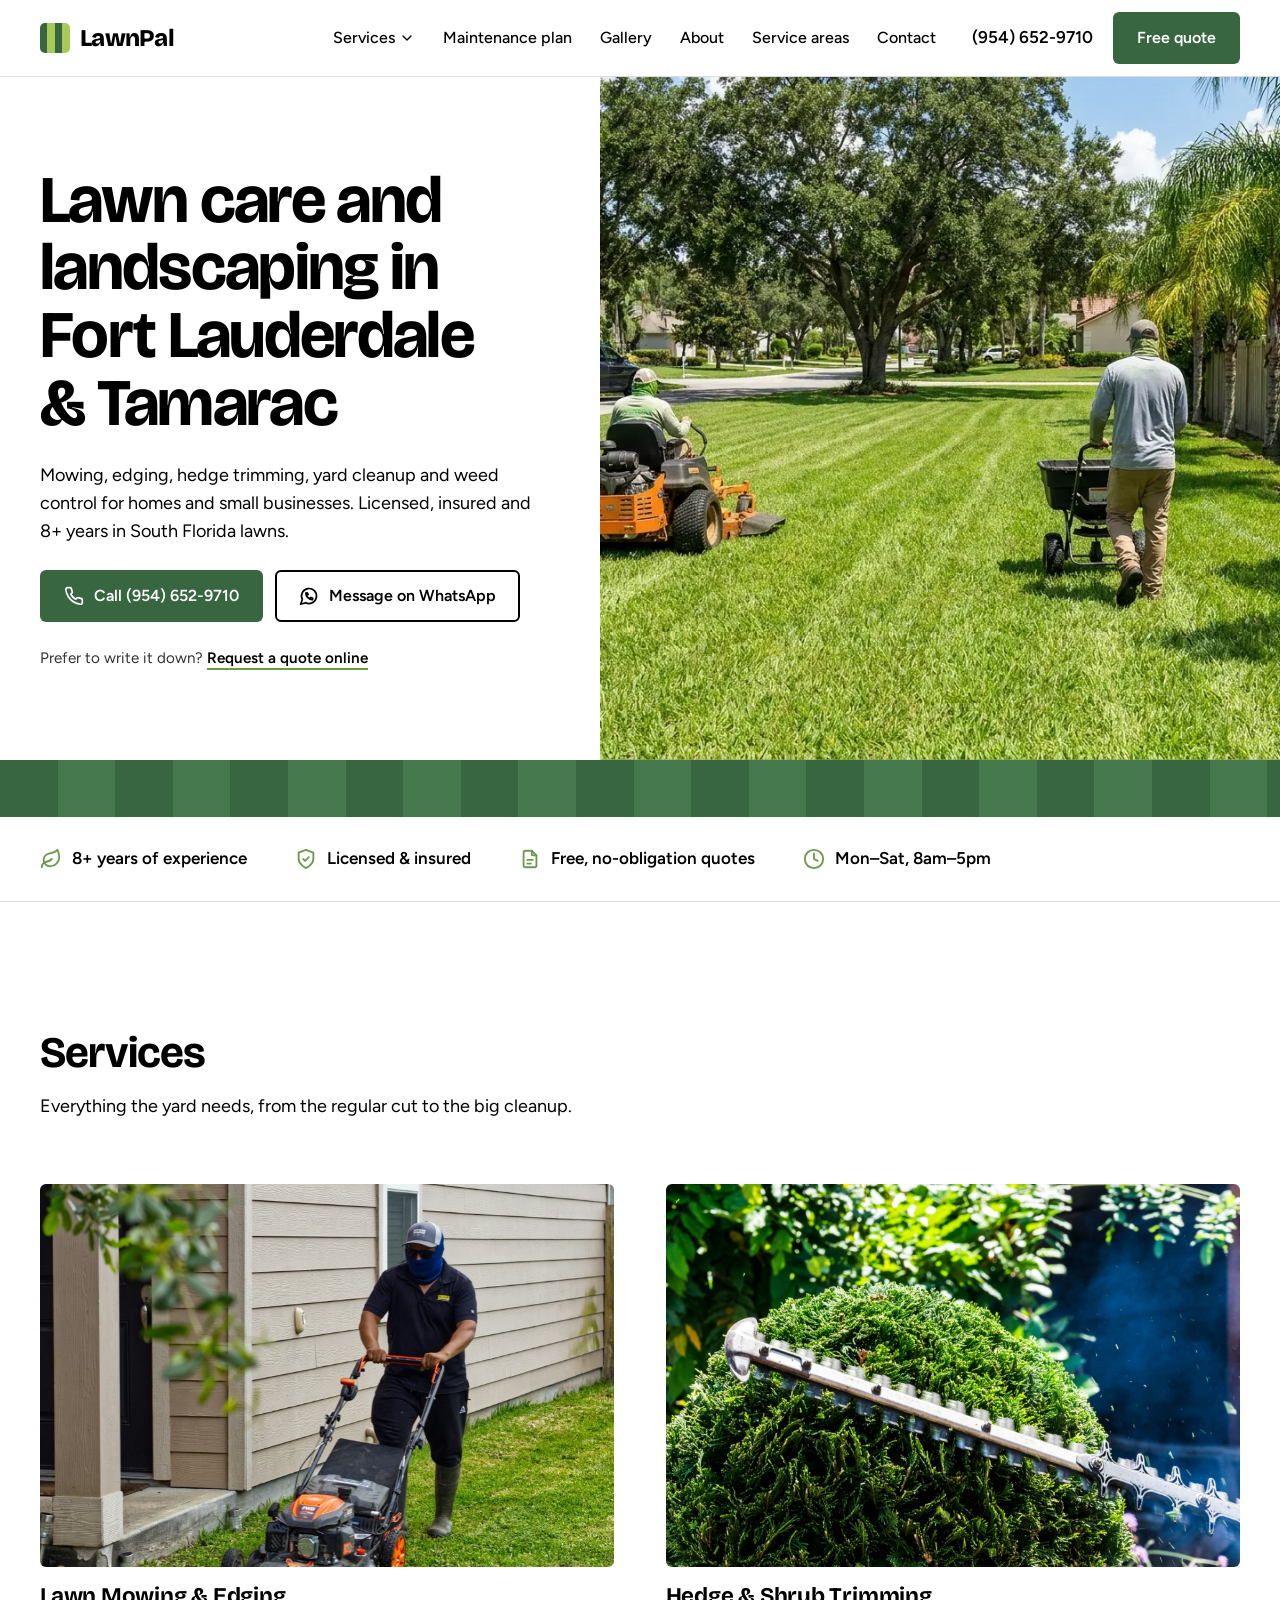
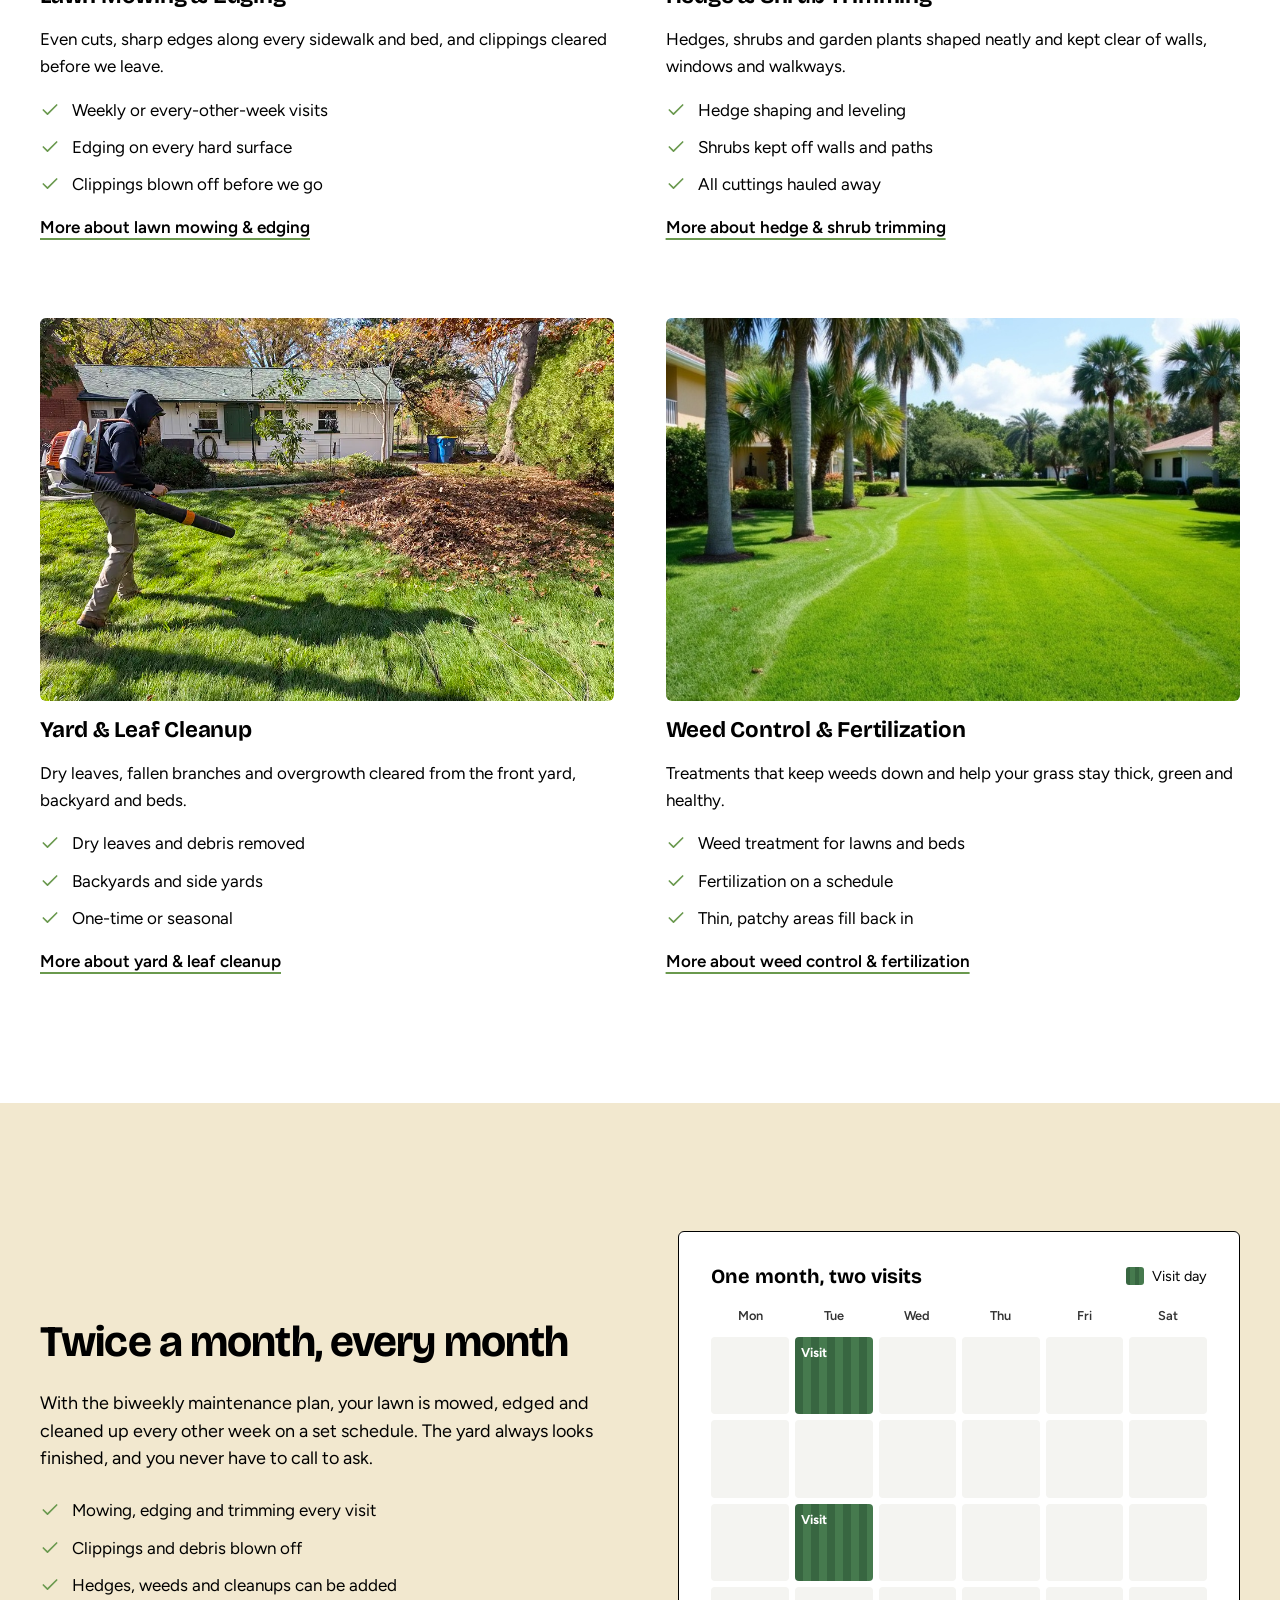
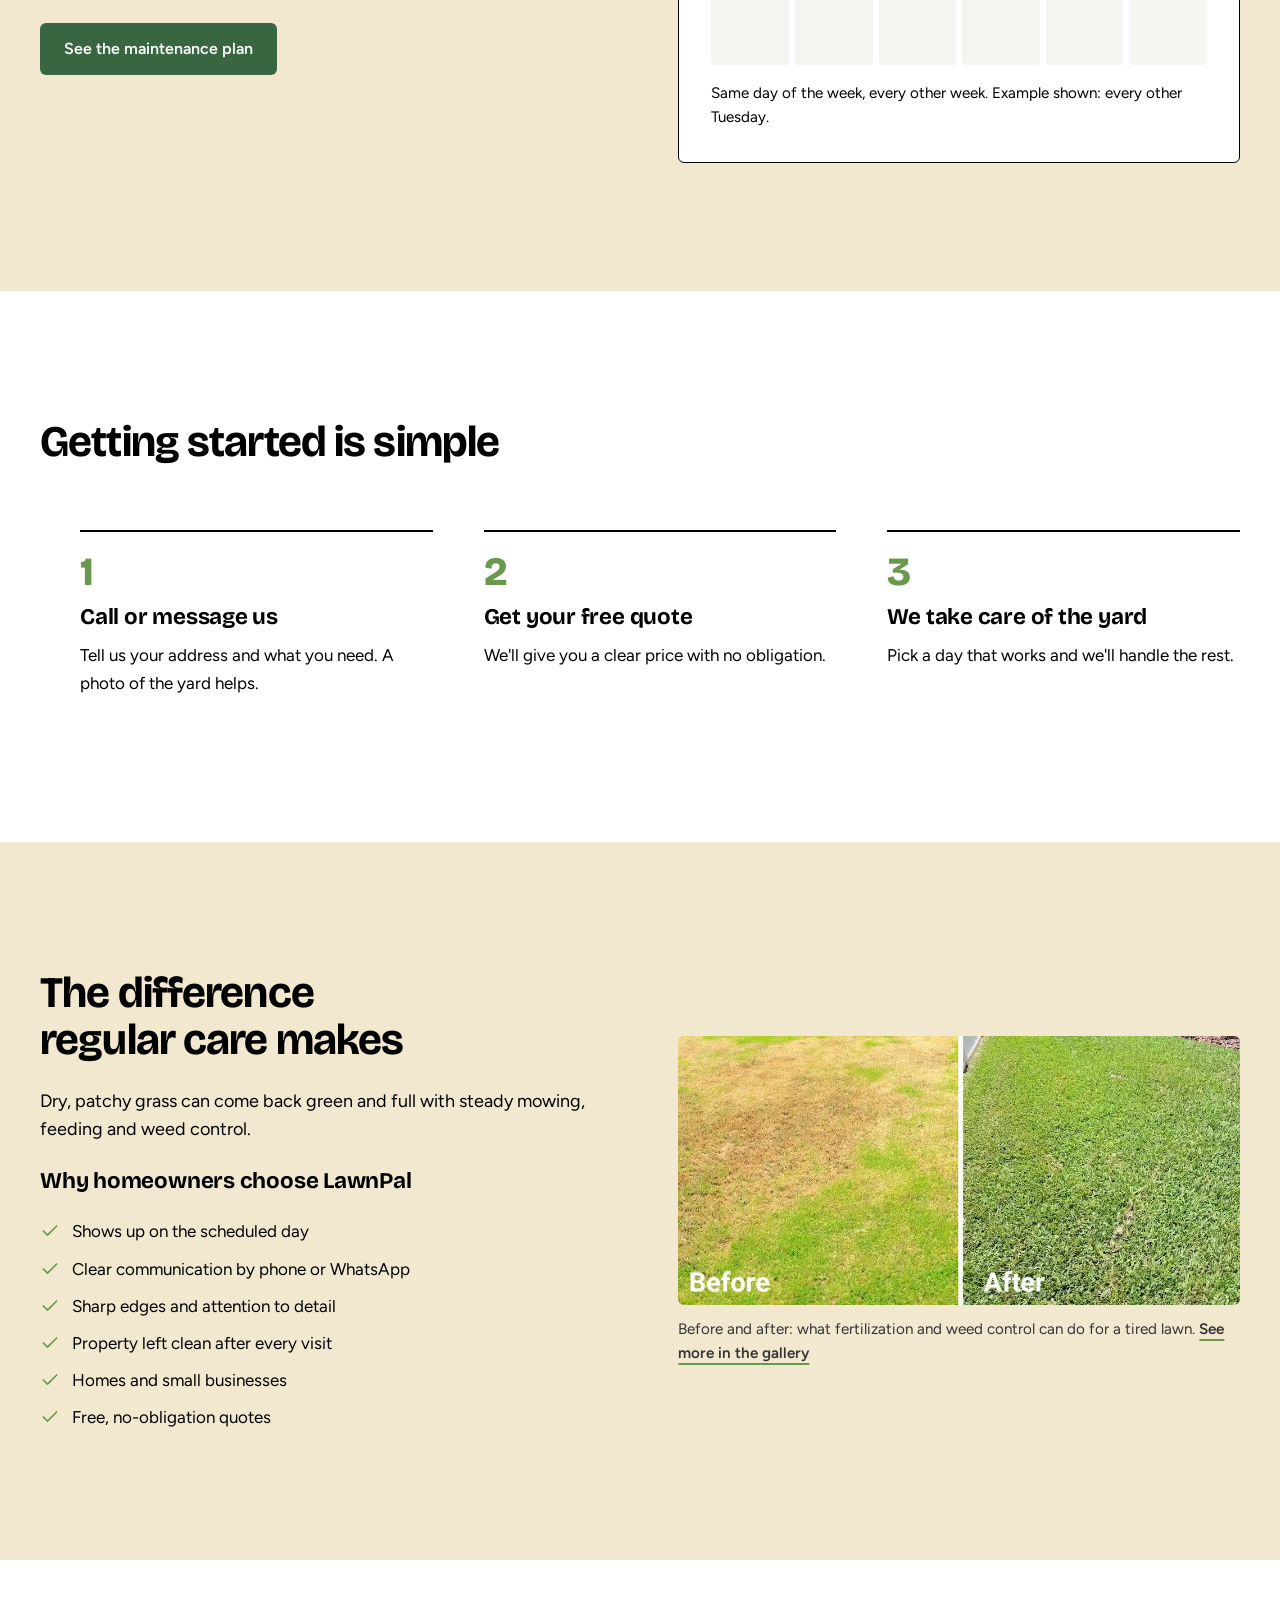
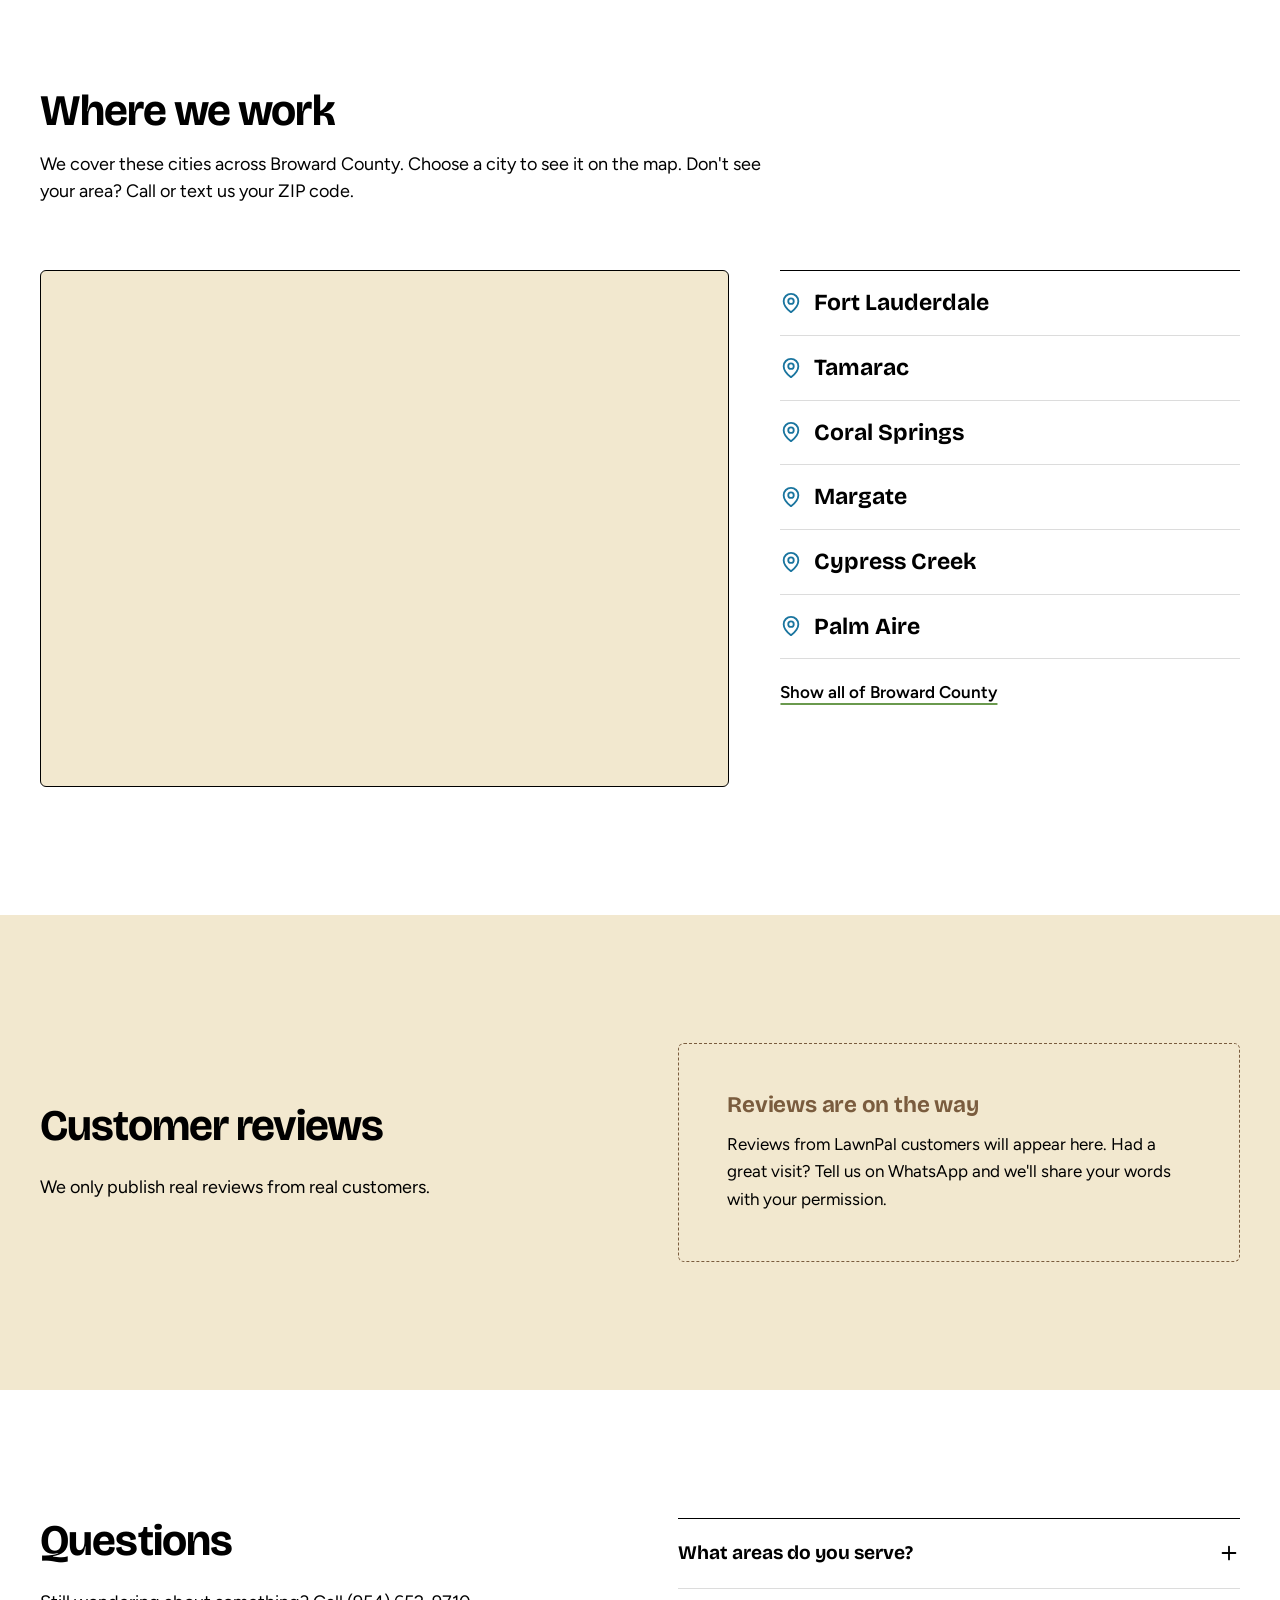
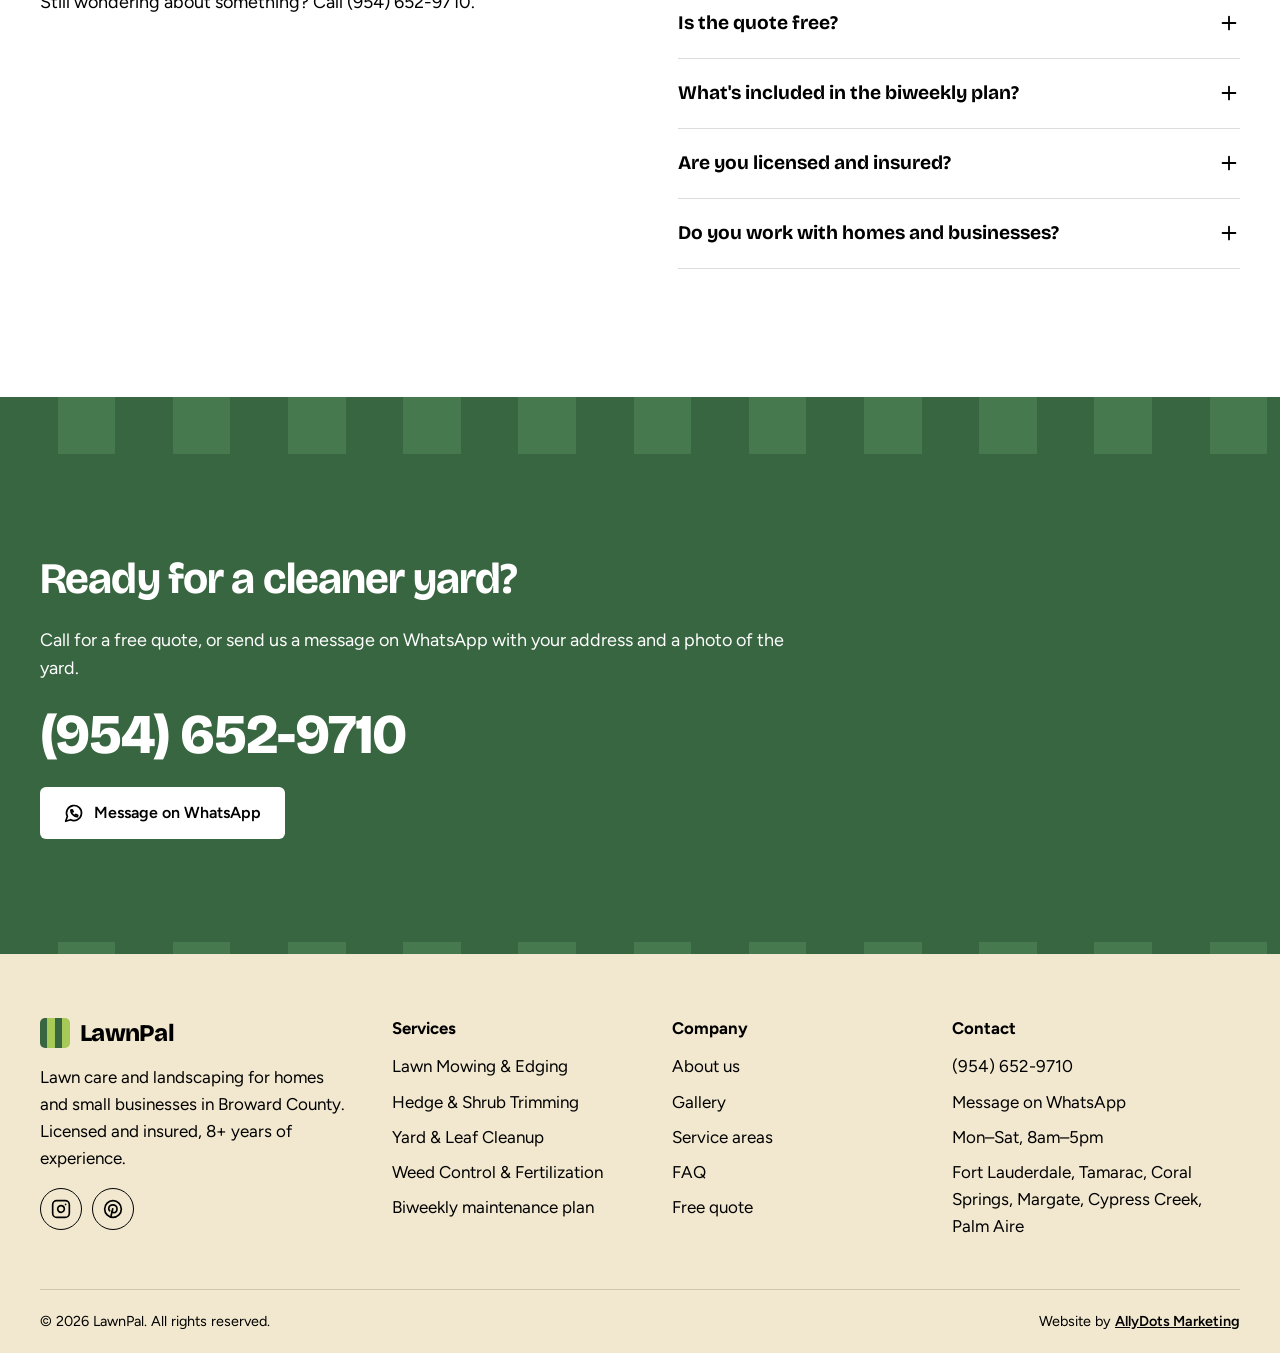
<file: index.html>
<!doctype html>
<html lang="en">
<head>
<meta charset="utf-8">
<meta name="viewport" content="width=device-width, initial-scale=1">
<title>Lawn Care &amp; Landscaping in Fort Lauderdale &amp; Tamarac, FL | LawnPal</title>
<meta name="description" content="Lawn mowing, edging, hedge trimming, yard cleanup and weed control in Fort Lauderdale &amp; Tamarac, FL. Licensed &amp; insured, 8+ years of experience. Free quotes.">
<meta name="robots" content="noindex, nofollow">
<link rel="canonical" href="https://allydotsmarketing.github.io/LawnPal_Demo03/">
<meta property="og:type" content="website">
<meta property="og:title" content="Lawn Care &amp; Landscaping in Fort Lauderdale &amp; Tamarac, FL | LawnPal">
<meta property="og:description" content="Lawn mowing, edging, hedge trimming, yard cleanup and weed control in Fort Lauderdale &amp; Tamarac, FL. Licensed &amp; insured, 8+ years of experience. Free quotes.">
<meta property="og:url" content="https://allydotsmarketing.github.io/LawnPal_Demo03/">
<meta property="og:image" content="https://allydotsmarketing.github.io/LawnPal_Demo03/assets/img/hero-crew-mowing.webp">
<meta name="theme-color" content="#386641">
<link rel="icon" href="assets/favicon.svg" type="image/svg+xml">
<link rel="preconnect" href="https://fonts.googleapis.com">
<link rel="preconnect" href="https://fonts.gstatic.com" crossorigin>
<link href="https://fonts.googleapis.com/css2?family=Bricolage+Grotesque:opsz,wght@12..96,500..800&family=Figtree:wght@400;500;600;700&display=swap" rel="stylesheet">
<link rel="stylesheet" href="assets/css/styles.css">
<script type="application/ld+json">{"@context": "https://schema.org", "@type": "HomeAndConstructionBusiness", "name": "LawnPal", "url": "https://allydotsmarketing.github.io/LawnPal_Demo03/", "telephone": "+19546529710", "image": "https://allydotsmarketing.github.io/LawnPal_Demo03/assets/img/hero-crew-mowing.webp", "address": {"@type": "PostalAddress", "addressRegion": "FL", "addressCountry": "US"}, "areaServed": [{"@type": "City", "name": "Fort Lauderdale, FL"}, {"@type": "City", "name": "Tamarac, FL"}, {"@type": "City", "name": "Coral Springs, FL"}, {"@type": "City", "name": "Margate, FL"}, {"@type": "City", "name": "Cypress Creek, FL"}, {"@type": "City", "name": "Palm Aire, FL"}], "openingHoursSpecification": [{"@type": "OpeningHoursSpecification", "dayOfWeek": ["Monday", "Tuesday", "Wednesday", "Thursday", "Friday", "Saturday"], "opens": "08:00", "closes": "17:00"}]}</script>
<script type="application/ld+json">{"@context": "https://schema.org", "@type": "FAQPage", "mainEntity": [{"@type": "Question", "name": "What areas do you serve?", "acceptedAnswer": {"@type": "Answer", "text": "We work in Fort Lauderdale, Tamarac, Coral Springs, Margate, Cypress Creek and Palm Aire. Not sure about your street? Call or text us your ZIP code."}}, {"@type": "Question", "name": "Is the quote free?", "acceptedAnswer": {"@type": "Answer", "text": "Yes. Quotes are free and there's no obligation. Call, send a WhatsApp message or fill out the quote form."}}, {"@type": "Question", "name": "What's included in the biweekly plan?", "acceptedAnswer": {"@type": "Answer", "text": "Two visits a month: mowing, edging, string trimming and clipping cleanup every time. Hedge trimming, weed control and cleanups can be added."}}, {"@type": "Question", "name": "Are you licensed and insured?", "acceptedAnswer": {"@type": "Answer", "text": "Yes. LawnPal is licensed and insured, with 8+ years of experience in lawn care."}}, {"@type": "Question", "name": "Do you work with homes and businesses?", "acceptedAnswer": {"@type": "Answer", "text": "Yes. We take care of residential properties and small commercial properties."}}]}</script>
</head>
<body>
<a class="skip" href="#main">Skip to content</a>
<header class="site-header">
  <div class="container header-inner">
    <a class="logo" href="./" aria-label="LawnPal home"><span class="logo-mark" aria-hidden="true"></span>LawnPal</a>
    <button class="menu-toggle" aria-expanded="false" aria-controls="site-nav" aria-label="Menu"><svg viewBox="0 0 24 24" fill="none" stroke="currentColor" stroke-width="2" stroke-linecap="round" stroke-linejoin="round" aria-hidden="true"><path d="M4 6h16M4 12h16M4 18h16"/></svg></button>
    <nav class="nav" id="site-nav" aria-label="Main">
      <ul class="nav-list">
        <li>
          <button class="nav-link" data-submenu aria-expanded="false" aria-controls="services-menu">Services <svg viewBox="0 0 24 24" fill="none" stroke="currentColor" stroke-width="2" stroke-linecap="round" stroke-linejoin="round" aria-hidden="true"><path d="m6 9 6 6 6-6"/></svg></button>
          <ul class="submenu" id="services-menu"><li><a href="services/lawn-mowing-edging/">Lawn Mowing &amp; Edging</a></li><li><a href="services/hedge-shrub-trimming/">Hedge &amp; Shrub Trimming</a></li><li><a href="services/yard-leaf-cleanup/">Yard &amp; Leaf Cleanup</a></li><li><a href="services/weed-control-fertilization/">Weed Control &amp; Fertilization</a></li></ul>
        </li>
        <li><a class="nav-link" href="biweekly-lawn-maintenance/">Maintenance plan</a></li>
        <li><a class="nav-link" href="gallery/">Gallery</a></li>
        <li><a class="nav-link" href="about/">About</a></li>
        <li><a class="nav-link" href="./#areas">Service areas</a></li>
        <li><a class="nav-link" href="contact/">Contact</a></li>
      </ul>
      <div class="nav-mobile-cta">
        <a class="btn btn--primary" href="tel:+19546529710"><svg viewBox="0 0 24 24" fill="none" stroke="currentColor" stroke-width="2" stroke-linecap="round" stroke-linejoin="round" aria-hidden="true"><path d="M22 16.92v3a2 2 0 0 1-2.18 2 19.79 19.79 0 0 1-8.63-3.07 19.5 19.5 0 0 1-6-6 19.79 19.79 0 0 1-3.07-8.67A2 2 0 0 1 4.11 2h3a2 2 0 0 1 2 1.72 12.84 12.84 0 0 0 .7 2.81 2 2 0 0 1-.45 2.11L8.09 9.91a16 16 0 0 0 6 6l1.27-1.27a2 2 0 0 1 2.11-.45 12.84 12.84 0 0 0 2.81.7A2 2 0 0 1 22 16.92z"/></svg> Call (954) 652-9710</a>
        <a class="btn btn--outline" href="contact/">Get a free quote</a>
      </div>
    </nav>
    <div class="header-cta">
      <a class="header-phone" href="tel:+19546529710">(954) 652-9710</a>
      <a class="btn btn--primary" href="contact/">Free quote</a>
    </div>
  </div>
</header>

<main id="main">
  <section class="hero">
    <div class="hero-copy">
      <h1>Lawn care and landscaping in Fort Lauderdale & Tamarac</h1>
      <p class="lede">Mowing, edging, hedge trimming, yard cleanup and weed control for homes and small businesses. Licensed, insured and 8+ years in South Florida lawns.</p>
      <div class="btn-row">
  <a class="btn btn--primary" href="tel:+19546529710"><svg viewBox="0 0 24 24" fill="none" stroke="currentColor" stroke-width="2" stroke-linecap="round" stroke-linejoin="round" aria-hidden="true"><path d="M22 16.92v3a2 2 0 0 1-2.18 2 19.79 19.79 0 0 1-8.63-3.07 19.5 19.5 0 0 1-6-6 19.79 19.79 0 0 1-3.07-8.67A2 2 0 0 1 4.11 2h3a2 2 0 0 1 2 1.72 12.84 12.84 0 0 0 .7 2.81 2 2 0 0 1-.45 2.11L8.09 9.91a16 16 0 0 0 6 6l1.27-1.27a2 2 0 0 1 2.11-.45 12.84 12.84 0 0 0 2.81.7A2 2 0 0 1 22 16.92z"/></svg> Call (954) 652-9710</a>
  <a class="btn btn--outline" href="https://wa.me/19546529710?text=Hi%20LawnPal%21%20I%27d%20like%20a%20free%20quote.%20My%20address%20or%20ZIP%20code%20is%3A%20"><svg viewBox="0 0 24 24" fill="none" stroke="currentColor" stroke-width="2" stroke-linecap="round" stroke-linejoin="round" aria-hidden="true"><path d="M7.9 20A9 9 0 1 0 4 16.1L2 22Z"/><path d="M8.5 10.5c.5 2 2.5 4 4.5 4.5l1.3-1.3 2.2 1-.4 1.8c-3.6.3-8.2-4.3-7.9-7.9l1.8-.4 1 2.2Z"/></svg> Message on WhatsApp</a>
</div>
      <p class="hero-note">Prefer to write it down? <a class="text-link" href="contact/">Request a quote online</a></p>
    </div>
    <div class="hero-media">
      <img src="assets/img/hero-crew-mowing.webp" alt="Lawn crew mowing, fertilizing and trimming a striped lawn on a Florida street" width="1376" height="768" fetchpriority="high">
    </div>
  </section>
  <div class="mow mow--reveal" aria-hidden="true"></div>
  <div class="facts">
    <ul class="container">
      <li><svg viewBox="0 0 24 24" fill="none" stroke="currentColor" stroke-width="2" stroke-linecap="round" stroke-linejoin="round" aria-hidden="true"><path d="M11 20A7 7 0 0 1 9.8 6.1C15.5 5 17 4.48 19 2c1 2 2 4.18 2 8 0 5.5-4.78 10-10 10Z"/><path d="M2 21c0-3 1.85-5.36 5.08-6C9.5 14.52 12 13 13 12"/></svg>8+ years of experience</li>
      <li><svg viewBox="0 0 24 24" fill="none" stroke="currentColor" stroke-width="2" stroke-linecap="round" stroke-linejoin="round" aria-hidden="true"><path d="M12 22s8-4 8-10V5l-8-3-8 3v7c0 6 8 10 8 10"/><path d="m9 12 2 2 4-4"/></svg>Licensed &amp; insured</li>
      <li><svg viewBox="0 0 24 24" fill="none" stroke="currentColor" stroke-width="2" stroke-linecap="round" stroke-linejoin="round" aria-hidden="true"><path d="M14 3v4a1 1 0 0 0 1 1h4"/><path d="M17 21H7a2 2 0 0 1-2-2V5a2 2 0 0 1 2-2h7l5 5v11a2 2 0 0 1-2 2Z"/><path d="M9 13h6M9 17h4"/></svg>Free, no-obligation quotes</li>
      <li><svg viewBox="0 0 24 24" fill="none" stroke="currentColor" stroke-width="2" stroke-linecap="round" stroke-linejoin="round" aria-hidden="true"><circle cx="12" cy="12" r="10"/><path d="M12 6v6l4 2"/></svg>Mon–Sat, 8am–5pm</li>
    </ul>
  </div>

  <section class="section" id="services" aria-labelledby="services-title">
    <div class="container">
      <div class="section-head">
        <h2 id="services-title">Services</h2>
        <p class="lede">Everything the yard needs, from the regular cut to the big cleanup.</p>
      </div>
      <div class="services">
      <article class="service">
        <a class="service-img" href="services/lawn-mowing-edging/" tabindex="-1" aria-hidden="true"><img src="assets/img/mowing-push-mower.jpg" alt="" loading="lazy" width="1200" height="800"></a>
        <h3><a href="services/lawn-mowing-edging/">Lawn Mowing &amp; Edging</a></h3>
        <p>Even cuts, sharp edges along every sidewalk and bed, and clippings cleared before we leave.</p>
        <ul class="checks"><li><svg viewBox="0 0 24 24" fill="none" stroke="currentColor" stroke-width="2" stroke-linecap="round" stroke-linejoin="round" aria-hidden="true"><path d="M20 6 9 17l-5-5"/></svg><span>Weekly or every-other-week visits</span></li><li><svg viewBox="0 0 24 24" fill="none" stroke="currentColor" stroke-width="2" stroke-linecap="round" stroke-linejoin="round" aria-hidden="true"><path d="M20 6 9 17l-5-5"/></svg><span>Edging on every hard surface</span></li><li><svg viewBox="0 0 24 24" fill="none" stroke="currentColor" stroke-width="2" stroke-linecap="round" stroke-linejoin="round" aria-hidden="true"><path d="M20 6 9 17l-5-5"/></svg><span>Clippings blown off before we go</span></li></ul>
        <p><a class="text-link" href="services/lawn-mowing-edging/">More about lawn mowing &amp; edging</a></p>
      </article>
      <article class="service">
        <a class="service-img" href="services/hedge-shrub-trimming/" tabindex="-1" aria-hidden="true"><img src="assets/img/hedge-trimming.jpg" alt="" loading="lazy" width="1200" height="800"></a>
        <h3><a href="services/hedge-shrub-trimming/">Hedge &amp; Shrub Trimming</a></h3>
        <p>Hedges, shrubs and garden plants shaped neatly and kept clear of walls, windows and walkways.</p>
        <ul class="checks"><li><svg viewBox="0 0 24 24" fill="none" stroke="currentColor" stroke-width="2" stroke-linecap="round" stroke-linejoin="round" aria-hidden="true"><path d="M20 6 9 17l-5-5"/></svg><span>Hedge shaping and leveling</span></li><li><svg viewBox="0 0 24 24" fill="none" stroke="currentColor" stroke-width="2" stroke-linecap="round" stroke-linejoin="round" aria-hidden="true"><path d="M20 6 9 17l-5-5"/></svg><span>Shrubs kept off walls and paths</span></li><li><svg viewBox="0 0 24 24" fill="none" stroke="currentColor" stroke-width="2" stroke-linecap="round" stroke-linejoin="round" aria-hidden="true"><path d="M20 6 9 17l-5-5"/></svg><span>All cuttings hauled away</span></li></ul>
        <p><a class="text-link" href="services/hedge-shrub-trimming/">More about hedge &amp; shrub trimming</a></p>
      </article>
      <article class="service">
        <a class="service-img" href="services/yard-leaf-cleanup/" tabindex="-1" aria-hidden="true"><img src="assets/img/leaf-cleanup-blower.webp" alt="" loading="lazy" width="1200" height="800"></a>
        <h3><a href="services/yard-leaf-cleanup/">Yard &amp; Leaf Cleanup</a></h3>
        <p>Dry leaves, fallen branches and overgrowth cleared from the front yard, backyard and beds.</p>
        <ul class="checks"><li><svg viewBox="0 0 24 24" fill="none" stroke="currentColor" stroke-width="2" stroke-linecap="round" stroke-linejoin="round" aria-hidden="true"><path d="M20 6 9 17l-5-5"/></svg><span>Dry leaves and debris removed</span></li><li><svg viewBox="0 0 24 24" fill="none" stroke="currentColor" stroke-width="2" stroke-linecap="round" stroke-linejoin="round" aria-hidden="true"><path d="M20 6 9 17l-5-5"/></svg><span>Backyards and side yards</span></li><li><svg viewBox="0 0 24 24" fill="none" stroke="currentColor" stroke-width="2" stroke-linecap="round" stroke-linejoin="round" aria-hidden="true"><path d="M20 6 9 17l-5-5"/></svg><span>One-time or seasonal</span></li></ul>
        <p><a class="text-link" href="services/yard-leaf-cleanup/">More about yard &amp; leaf cleanup</a></p>
      </article>
      <article class="service">
        <a class="service-img" href="services/weed-control-fertilization/" tabindex="-1" aria-hidden="true"><img src="assets/img/florida-lawn-palms.jpg" alt="" loading="lazy" width="1200" height="800"></a>
        <h3><a href="services/weed-control-fertilization/">Weed Control &amp; Fertilization</a></h3>
        <p>Treatments that keep weeds down and help your grass stay thick, green and healthy.</p>
        <ul class="checks"><li><svg viewBox="0 0 24 24" fill="none" stroke="currentColor" stroke-width="2" stroke-linecap="round" stroke-linejoin="round" aria-hidden="true"><path d="M20 6 9 17l-5-5"/></svg><span>Weed treatment for lawns and beds</span></li><li><svg viewBox="0 0 24 24" fill="none" stroke="currentColor" stroke-width="2" stroke-linecap="round" stroke-linejoin="round" aria-hidden="true"><path d="M20 6 9 17l-5-5"/></svg><span>Fertilization on a schedule</span></li><li><svg viewBox="0 0 24 24" fill="none" stroke="currentColor" stroke-width="2" stroke-linecap="round" stroke-linejoin="round" aria-hidden="true"><path d="M20 6 9 17l-5-5"/></svg><span>Thin, patchy areas fill back in</span></li></ul>
        <p><a class="text-link" href="services/weed-control-fertilization/">More about weed control &amp; fertilization</a></p>
      </article>
      </div>
    </div>
  </section>

  <section class="section section--cream" aria-labelledby="plan-title">
    <div class="container split">
      <div class="stack">
        <h2 id="plan-title">Twice a month, every month</h2>
        <p class="lede">With the biweekly maintenance plan, your lawn is mowed, edged and cleaned up every other week on a set schedule. The yard always looks finished, and you never have to call to ask.</p>
        <ul class="checks"><li><svg viewBox="0 0 24 24" fill="none" stroke="currentColor" stroke-width="2" stroke-linecap="round" stroke-linejoin="round" aria-hidden="true"><path d="M20 6 9 17l-5-5"/></svg><span>Mowing, edging and trimming every visit</span></li><li><svg viewBox="0 0 24 24" fill="none" stroke="currentColor" stroke-width="2" stroke-linecap="round" stroke-linejoin="round" aria-hidden="true"><path d="M20 6 9 17l-5-5"/></svg><span>Clippings and debris blown off</span></li><li><svg viewBox="0 0 24 24" fill="none" stroke="currentColor" stroke-width="2" stroke-linecap="round" stroke-linejoin="round" aria-hidden="true"><path d="M20 6 9 17l-5-5"/></svg><span>Hedges, weeds and cleanups can be added</span></li></ul>
        <p><a class="btn btn--primary" href="biweekly-lawn-maintenance/">See the maintenance plan</a></p>
      </div>
      <figure class="calendar" aria-label="Example month with two visits, every other Tuesday">
  <div class="calendar-head">
    <span class="calendar-title">One month, two visits</span>
    <span class="calendar-legend">Visit day</span>
  </div>
  <div class="calendar-grid"><span class="dow">Mon</span><span class="dow">Tue</span><span class="dow">Wed</span><span class="dow">Thu</span><span class="dow">Fri</span><span class="dow">Sat</span><span class="day" aria-hidden="true"></span><span class="day visit">Visit</span><span class="day" aria-hidden="true"></span><span class="day" aria-hidden="true"></span><span class="day" aria-hidden="true"></span><span class="day" aria-hidden="true"></span><span class="day" aria-hidden="true"></span><span class="day" aria-hidden="true"></span><span class="day" aria-hidden="true"></span><span class="day" aria-hidden="true"></span><span class="day" aria-hidden="true"></span><span class="day" aria-hidden="true"></span><span class="day" aria-hidden="true"></span><span class="day visit">Visit</span><span class="day" aria-hidden="true"></span><span class="day" aria-hidden="true"></span><span class="day" aria-hidden="true"></span><span class="day" aria-hidden="true"></span><span class="day" aria-hidden="true"></span><span class="day" aria-hidden="true"></span><span class="day" aria-hidden="true"></span><span class="day" aria-hidden="true"></span><span class="day" aria-hidden="true"></span><span class="day" aria-hidden="true"></span></div>
  <p class="calendar-foot">Same day of the week, every other week. Example shown: every other Tuesday.</p>
</figure>
    </div>
  </section>

  <section class="section" aria-labelledby="how-title">
    <div class="container">
      <div class="section-head"><h2 id="how-title">Getting started is simple</h2></div>
      <ol class="steps">
        <li class="step"><span class="step-num">1</span><h3>Call or message us</h3><p>Tell us your address and what you need. A photo of the yard helps.</p></li>
        <li class="step"><span class="step-num">2</span><h3>Get your free quote</h3><p>We'll give you a clear price with no obligation.</p></li>
        <li class="step"><span class="step-num">3</span><h3>We take care of the yard</h3><p>Pick a day that works and we'll handle the rest.</p></li>
      </ol>
    </div>
  </section>

  <section class="section section--cream" aria-labelledby="diff-title">
    <div class="container split">
      <div class="stack">
        <h2 id="diff-title">The difference regular care makes</h2>
        <p class="lede">Dry, patchy grass can come back green and full with steady mowing, feeding and weed control.</p>
        <h3>Why homeowners choose LawnPal</h3>
        <ul class="checks"><li><svg viewBox="0 0 24 24" fill="none" stroke="currentColor" stroke-width="2" stroke-linecap="round" stroke-linejoin="round" aria-hidden="true"><path d="M20 6 9 17l-5-5"/></svg><span>Shows up on the scheduled day</span></li><li><svg viewBox="0 0 24 24" fill="none" stroke="currentColor" stroke-width="2" stroke-linecap="round" stroke-linejoin="round" aria-hidden="true"><path d="M20 6 9 17l-5-5"/></svg><span>Clear communication by phone or WhatsApp</span></li><li><svg viewBox="0 0 24 24" fill="none" stroke="currentColor" stroke-width="2" stroke-linecap="round" stroke-linejoin="round" aria-hidden="true"><path d="M20 6 9 17l-5-5"/></svg><span>Sharp edges and attention to detail</span></li><li><svg viewBox="0 0 24 24" fill="none" stroke="currentColor" stroke-width="2" stroke-linecap="round" stroke-linejoin="round" aria-hidden="true"><path d="M20 6 9 17l-5-5"/></svg><span>Property left clean after every visit</span></li><li><svg viewBox="0 0 24 24" fill="none" stroke="currentColor" stroke-width="2" stroke-linecap="round" stroke-linejoin="round" aria-hidden="true"><path d="M20 6 9 17l-5-5"/></svg><span>Homes and small businesses</span></li><li><svg viewBox="0 0 24 24" fill="none" stroke="currentColor" stroke-width="2" stroke-linecap="round" stroke-linejoin="round" aria-hidden="true"><path d="M20 6 9 17l-5-5"/></svg><span>Free, no-obligation quotes</span></li></ul>
      </div>
      <figure class="figure">
        <img src="assets/img/fertilization-before-after.webp" alt="Before and after: a dry, patchy lawn next to the same lawn green and full" width="1000" height="480" loading="lazy">
        <figcaption>Before and after: what fertilization and weed control can do for a tired lawn. <a class="text-link" href="gallery/">See more in the gallery</a></figcaption>
      </figure>
    </div>
  </section>

  <section class="section" id="areas" aria-labelledby="areas-title">
    <div class="container">
      <div class="section-head">
        <h2 id="areas-title">Where we work</h2>
        <p class="lede">We cover these cities across Broward County. Choose a city to see it on the map. Don't see your area? Call or text us your ZIP code.</p>
      </div>
      <div class="areas-map">
        <div class="map-frame">
          <iframe id="area-map" title="Map of the LawnPal service area in Broward County, Florida" src="https://maps.google.com/maps?q=Broward%20County%2C%20FL&amp;t=m&amp;z=10&amp;ie=UTF8&amp;iwloc=&amp;output=embed" loading="lazy" referrerpolicy="no-referrer-when-downgrade" allowfullscreen></iframe>
        </div>
        <div class="areas-side">
          <ul class="areas"><li><button class="area" type="button" data-map="https://maps.google.com/maps?q=Fort%20Lauderdale%2C%20FL&amp;t=m&amp;z=13&amp;ie=UTF8&amp;iwloc=&amp;output=embed" aria-pressed="false"><svg viewBox="0 0 24 24" fill="none" stroke="currentColor" stroke-width="2" stroke-linecap="round" stroke-linejoin="round" aria-hidden="true"><path d="M20 10c0 6-8 12-8 12s-8-6-8-12a8 8 0 0 1 16 0Z"/><circle cx="12" cy="10" r="3"/></svg><span>Fort Lauderdale</span></button></li><li><button class="area" type="button" data-map="https://maps.google.com/maps?q=Tamarac%2C%20FL&amp;t=m&amp;z=13&amp;ie=UTF8&amp;iwloc=&amp;output=embed" aria-pressed="false"><svg viewBox="0 0 24 24" fill="none" stroke="currentColor" stroke-width="2" stroke-linecap="round" stroke-linejoin="round" aria-hidden="true"><path d="M20 10c0 6-8 12-8 12s-8-6-8-12a8 8 0 0 1 16 0Z"/><circle cx="12" cy="10" r="3"/></svg><span>Tamarac</span></button></li><li><button class="area" type="button" data-map="https://maps.google.com/maps?q=Coral%20Springs%2C%20FL&amp;t=m&amp;z=13&amp;ie=UTF8&amp;iwloc=&amp;output=embed" aria-pressed="false"><svg viewBox="0 0 24 24" fill="none" stroke="currentColor" stroke-width="2" stroke-linecap="round" stroke-linejoin="round" aria-hidden="true"><path d="M20 10c0 6-8 12-8 12s-8-6-8-12a8 8 0 0 1 16 0Z"/><circle cx="12" cy="10" r="3"/></svg><span>Coral Springs</span></button></li><li><button class="area" type="button" data-map="https://maps.google.com/maps?q=Margate%2C%20FL&amp;t=m&amp;z=13&amp;ie=UTF8&amp;iwloc=&amp;output=embed" aria-pressed="false"><svg viewBox="0 0 24 24" fill="none" stroke="currentColor" stroke-width="2" stroke-linecap="round" stroke-linejoin="round" aria-hidden="true"><path d="M20 10c0 6-8 12-8 12s-8-6-8-12a8 8 0 0 1 16 0Z"/><circle cx="12" cy="10" r="3"/></svg><span>Margate</span></button></li><li><button class="area" type="button" data-map="https://maps.google.com/maps?q=Cypress%20Creek%2C%20FL&amp;t=m&amp;z=13&amp;ie=UTF8&amp;iwloc=&amp;output=embed" aria-pressed="false"><svg viewBox="0 0 24 24" fill="none" stroke="currentColor" stroke-width="2" stroke-linecap="round" stroke-linejoin="round" aria-hidden="true"><path d="M20 10c0 6-8 12-8 12s-8-6-8-12a8 8 0 0 1 16 0Z"/><circle cx="12" cy="10" r="3"/></svg><span>Cypress Creek</span></button></li><li><button class="area" type="button" data-map="https://maps.google.com/maps?q=Palm%20Aire%2C%20FL&amp;t=m&amp;z=13&amp;ie=UTF8&amp;iwloc=&amp;output=embed" aria-pressed="false"><svg viewBox="0 0 24 24" fill="none" stroke="currentColor" stroke-width="2" stroke-linecap="round" stroke-linejoin="round" aria-hidden="true"><path d="M20 10c0 6-8 12-8 12s-8-6-8-12a8 8 0 0 1 16 0Z"/><circle cx="12" cy="10" r="3"/></svg><span>Palm Aire</span></button></li></ul>
          <button class="text-link map-reset" type="button" data-map="https://maps.google.com/maps?q=Broward%20County%2C%20FL&amp;t=m&amp;z=10&amp;ie=UTF8&amp;iwloc=&amp;output=embed">Show all of Broward County</button>
        </div>
      </div>
    </div>
  </section>

  <section class="section section--cream" id="reviews" aria-labelledby="reviews-title">
    <div class="container split">
      <div class="stack">
        <h2 id="reviews-title">Customer reviews</h2>
        <p class="lede">We only publish real reviews from real customers.</p>
      </div>
      <div class="reviews-empty">
        <h3>Reviews are on the way</h3>
        <p>Reviews from LawnPal customers will appear here. Had a great visit? Tell us on WhatsApp and we'll share your words with your permission.</p>
      </div>
    </div>
  </section>

  <section class="section" id="faq" aria-labelledby="faq-title">
    <div class="container split" style="align-items:start">
      <div class="stack"><h2 id="faq-title">Questions</h2><p class="lede">Still wondering about something? Call (954) 652-9710.</p></div>
      <div class="faq"><details><summary>What areas do you serve?<svg viewBox="0 0 24 24" fill="none" stroke="currentColor" stroke-width="2" stroke-linecap="round" stroke-linejoin="round" aria-hidden="true"><path d="M12 5v14M5 12h14"/></svg></summary><div class="answer"><p>We work in Fort Lauderdale, Tamarac, Coral Springs, Margate, Cypress Creek and Palm Aire. Not sure about your street? Call or text us your ZIP code.</p></div></details><details><summary>Is the quote free?<svg viewBox="0 0 24 24" fill="none" stroke="currentColor" stroke-width="2" stroke-linecap="round" stroke-linejoin="round" aria-hidden="true"><path d="M12 5v14M5 12h14"/></svg></summary><div class="answer"><p>Yes. Quotes are free and there&#x27;s no obligation. Call, send a WhatsApp message or fill out the quote form.</p></div></details><details><summary>What&#x27;s included in the biweekly plan?<svg viewBox="0 0 24 24" fill="none" stroke="currentColor" stroke-width="2" stroke-linecap="round" stroke-linejoin="round" aria-hidden="true"><path d="M12 5v14M5 12h14"/></svg></summary><div class="answer"><p>Two visits a month: mowing, edging, string trimming and clipping cleanup every time. Hedge trimming, weed control and cleanups can be added.</p></div></details><details><summary>Are you licensed and insured?<svg viewBox="0 0 24 24" fill="none" stroke="currentColor" stroke-width="2" stroke-linecap="round" stroke-linejoin="round" aria-hidden="true"><path d="M12 5v14M5 12h14"/></svg></summary><div class="answer"><p>Yes. LawnPal is licensed and insured, with 8+ years of experience in lawn care.</p></div></details><details><summary>Do you work with homes and businesses?<svg viewBox="0 0 24 24" fill="none" stroke="currentColor" stroke-width="2" stroke-linecap="round" stroke-linejoin="round" aria-hidden="true"><path d="M12 5v14M5 12h14"/></svg></summary><div class="answer"><p>Yes. We take care of residential properties and small commercial properties.</p></div></details></div>
    </div>
  </section>
</main>
<section class="cta-band" aria-labelledby="cta-title">
  <div class="mow" aria-hidden="true"></div>
  <div class="container">
    <h2 id="cta-title">Ready for a cleaner yard?</h2>
    <p class="lede">Call for a free quote, or send us a message on WhatsApp with your address and a photo of the yard.</p>
    <a class="phone-big" href="tel:+19546529710" aria-label="Call (954) 652-9710">(954) 652-9710</a>
    <a class="btn btn--light" href="https://wa.me/19546529710?text=Hi%20LawnPal%21%20I%27d%20like%20a%20free%20quote.%20My%20address%20or%20ZIP%20code%20is%3A%20"><svg viewBox="0 0 24 24" fill="none" stroke="currentColor" stroke-width="2" stroke-linecap="round" stroke-linejoin="round" aria-hidden="true"><path d="M7.9 20A9 9 0 1 0 4 16.1L2 22Z"/><path d="M8.5 10.5c.5 2 2.5 4 4.5 4.5l1.3-1.3 2.2 1-.4 1.8c-3.6.3-8.2-4.3-7.9-7.9l1.8-.4 1 2.2Z"/></svg> Message on WhatsApp</a>
  </div>
</section>
<div class="mow mow--thin" aria-hidden="true"></div>
<footer class="site-footer">
  <div class="container footer-grid">
    <div class="footer-about">
      <a class="logo" href="./"><span class="logo-mark" aria-hidden="true"></span>LawnPal</a>
      <p>Lawn care and landscaping for homes and small businesses in Broward County. Licensed and insured, 8+ years of experience.</p>
      <div class="socials">
        <a href="#" aria-label="LawnPal on Instagram"><svg viewBox="0 0 24 24" fill="none" stroke="currentColor" stroke-width="2" stroke-linecap="round" stroke-linejoin="round" aria-hidden="true"><rect x="2" y="2" width="20" height="20" rx="5"/><path d="M16 11.37A4 4 0 1 1 12.63 8 4 4 0 0 1 16 11.37z"/><path d="M17.5 6.5h.01"/></svg></a>
        <a href="#" aria-label="LawnPal on Pinterest"><svg viewBox="0 0 24 24" fill="none" stroke="currentColor" stroke-width="2" stroke-linecap="round" stroke-linejoin="round" aria-hidden="true"><circle cx="12" cy="12" r="10"/><path d="m9.5 21 2.2-9.3"/><path d="M10.6 15.3c.5.6 1.3 1 2.2 1 2.4 0 4-2.1 4-4.7 0-2.8-2.2-4.6-4.9-4.6-3 0-5 2.1-5 4.6 0 1 .4 2 1.1 2.5"/></svg></a>
      </div>
    </div>
    <div>
      <h2>Services</h2>
      <ul><li><a href="services/lawn-mowing-edging/">Lawn Mowing &amp; Edging</a></li><li><a href="services/hedge-shrub-trimming/">Hedge &amp; Shrub Trimming</a></li><li><a href="services/yard-leaf-cleanup/">Yard &amp; Leaf Cleanup</a></li><li><a href="services/weed-control-fertilization/">Weed Control &amp; Fertilization</a></li><li><a href="biweekly-lawn-maintenance/">Biweekly maintenance plan</a></li></ul>
    </div>
    <div>
      <h2>Company</h2>
      <ul>
        <li><a href="about/">About us</a></li>
        <li><a href="gallery/">Gallery</a></li>
        <li><a href="./#areas">Service areas</a></li>
        <li><a href="./#faq">FAQ</a></li>
        <li><a href="contact/">Free quote</a></li>
      </ul>
    </div>
    <div>
      <h2>Contact</h2>
      <ul>
        <li><a href="tel:+19546529710">(954) 652-9710</a></li>
        <li><a href="https://wa.me/19546529710?text=Hi%20LawnPal%21%20I%27d%20like%20a%20free%20quote.%20My%20address%20or%20ZIP%20code%20is%3A%20">Message on WhatsApp</a></li>
        <li>Mon–Sat, 8am–5pm</li>
        <li>Fort Lauderdale, Tamarac, Coral Springs, Margate, Cypress Creek, Palm Aire</li>
      </ul>
    </div>
  </div>
  <div class="container footer-bottom">
    <span>© 2026 LawnPal. All rights reserved.</span>
    <span>Website by <a href="https://allydotsmarketing.com" target="_blank" rel="noopener">AllyDots Marketing<span class="visually-hidden"> (opens in a new tab)</span></a></span>
  </div>
</footer>
<nav class="mobile-bar" aria-label="Quick contact">
  <a href="tel:+19546529710"><svg viewBox="0 0 24 24" fill="none" stroke="currentColor" stroke-width="2" stroke-linecap="round" stroke-linejoin="round" aria-hidden="true"><path d="M22 16.92v3a2 2 0 0 1-2.18 2 19.79 19.79 0 0 1-8.63-3.07 19.5 19.5 0 0 1-6-6 19.79 19.79 0 0 1-3.07-8.67A2 2 0 0 1 4.11 2h3a2 2 0 0 1 2 1.72 12.84 12.84 0 0 0 .7 2.81 2 2 0 0 1-.45 2.11L8.09 9.91a16 16 0 0 0 6 6l1.27-1.27a2 2 0 0 1 2.11-.45 12.84 12.84 0 0 0 2.81.7A2 2 0 0 1 22 16.92z"/></svg> Call</a>
  <a href="https://wa.me/19546529710?text=Hi%20LawnPal%21%20I%27d%20like%20a%20free%20quote.%20My%20address%20or%20ZIP%20code%20is%3A%20"><svg viewBox="0 0 24 24" fill="none" stroke="currentColor" stroke-width="2" stroke-linecap="round" stroke-linejoin="round" aria-hidden="true"><path d="M7.9 20A9 9 0 1 0 4 16.1L2 22Z"/><path d="M8.5 10.5c.5 2 2.5 4 4.5 4.5l1.3-1.3 2.2 1-.4 1.8c-3.6.3-8.2-4.3-7.9-7.9l1.8-.4 1 2.2Z"/></svg> WhatsApp</a>
</nav>
<script src="assets/js/main.js" defer></script>
</body>
</html>
</file>
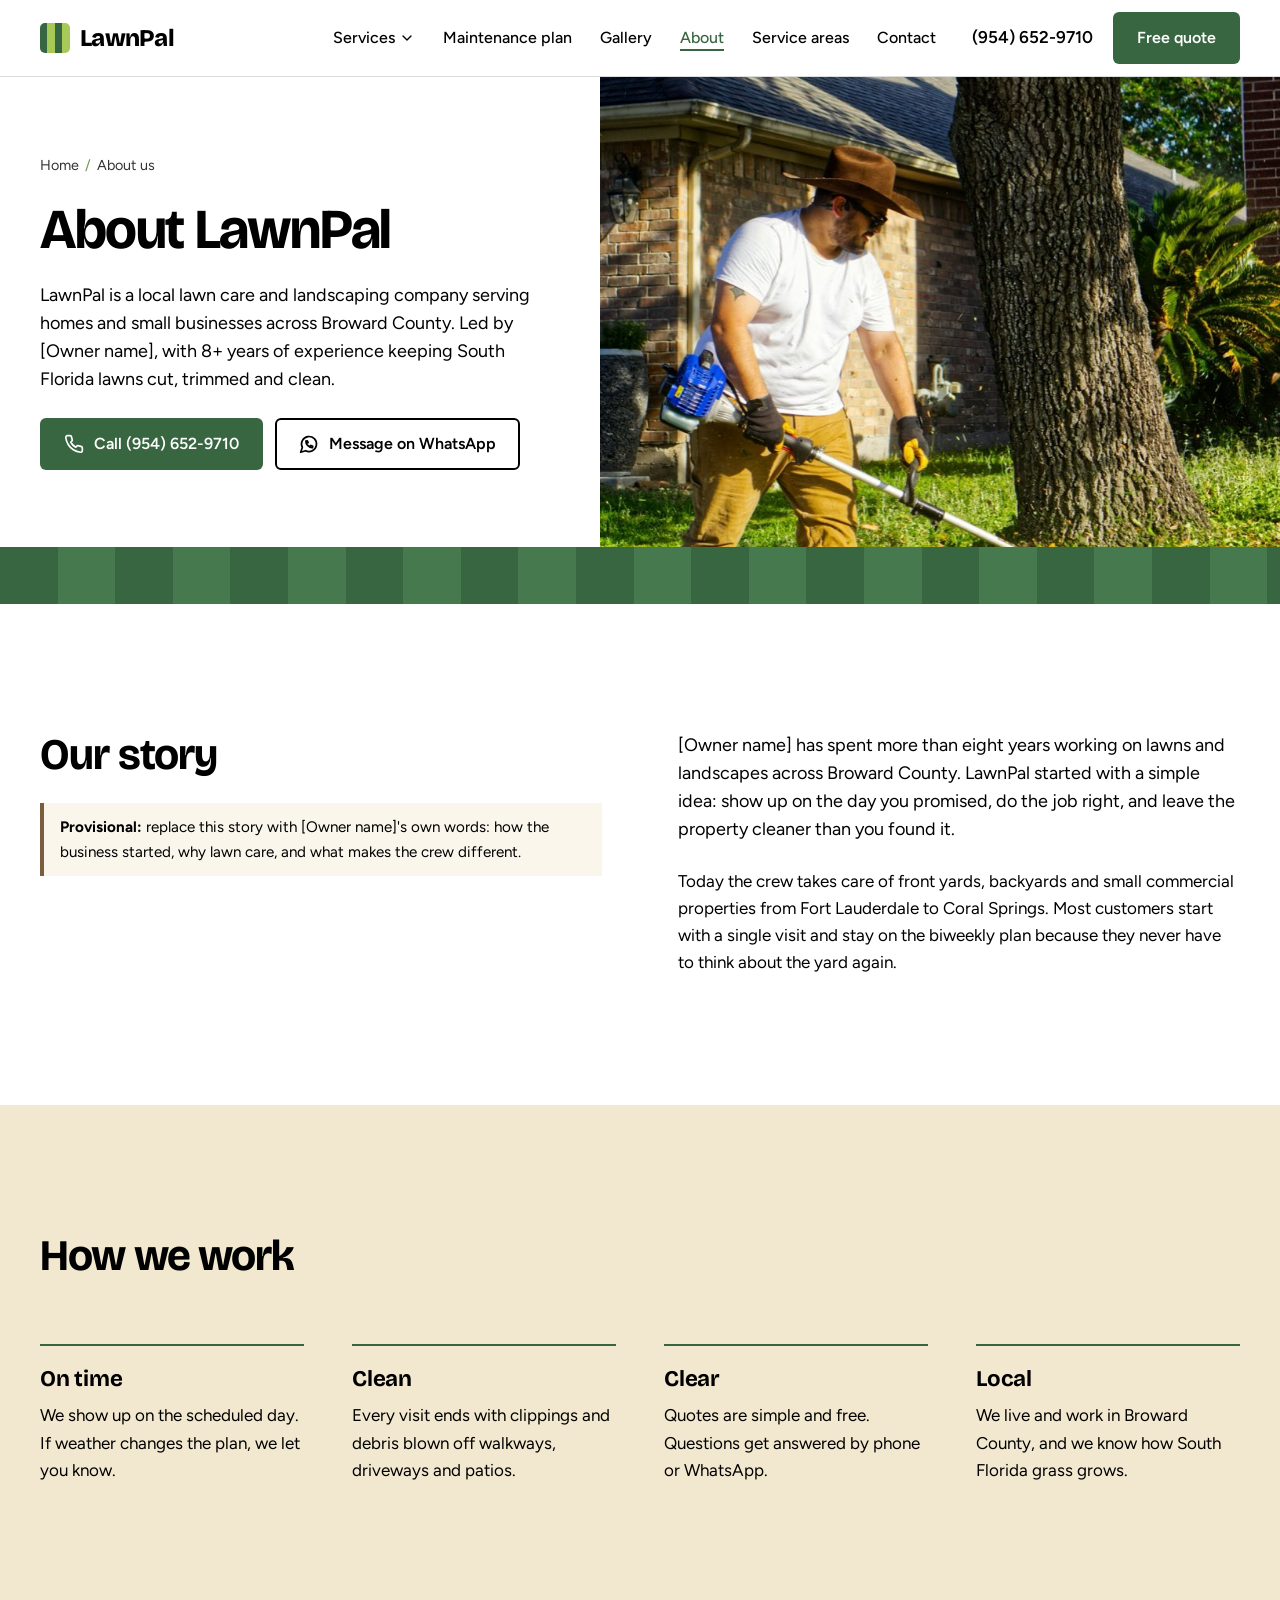
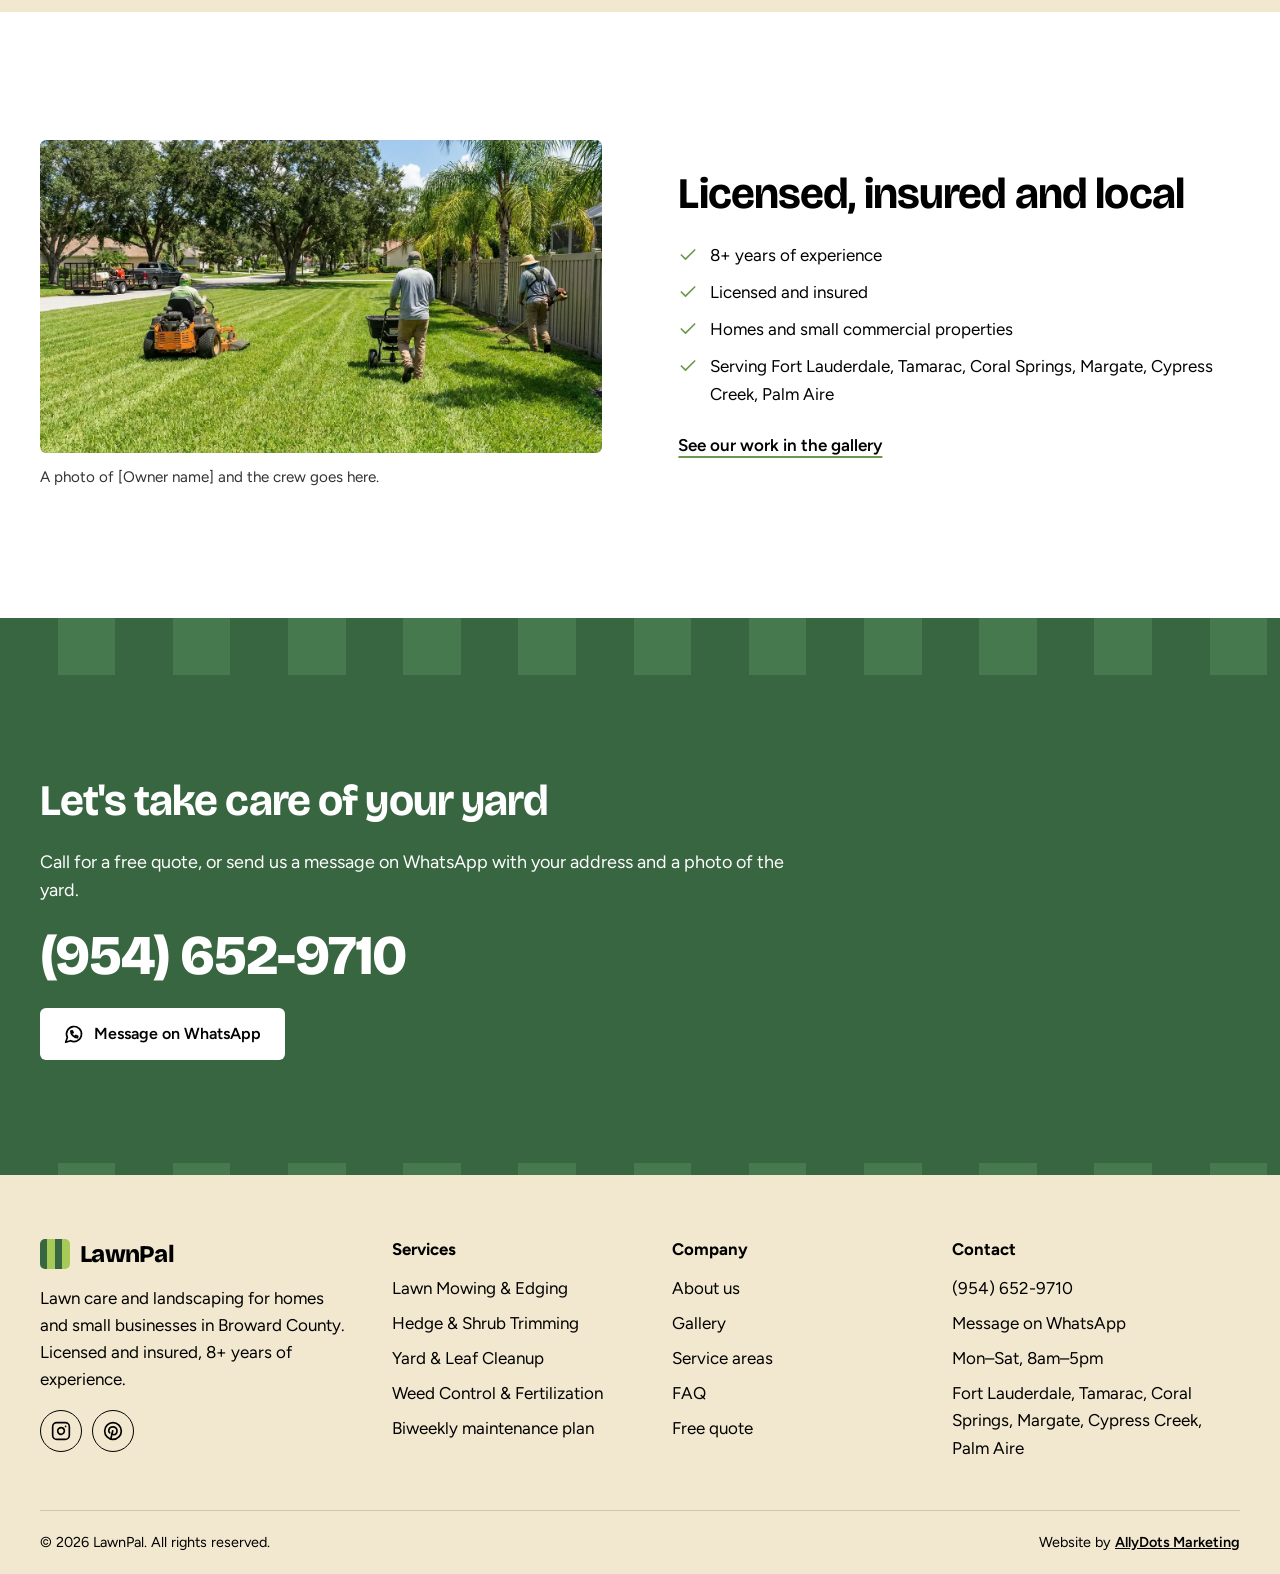
<file: about/index.html>
<!doctype html>
<html lang="en">
<head>
<meta charset="utf-8">
<meta name="viewport" content="width=device-width, initial-scale=1">
<title>About LawnPal | Lawn Care in Fort Lauderdale &amp; Tamarac, FL</title>
<meta name="description" content="Meet LawnPal, a local lawn care and landscaping company in Broward County. Licensed and insured, 8+ years of experience.">
<meta name="robots" content="noindex, nofollow">
<link rel="canonical" href="https://allydotsmarketing.github.io/LawnPal_Demo03/about/">
<meta property="og:type" content="website">
<meta property="og:title" content="About LawnPal | Lawn Care in Fort Lauderdale &amp; Tamarac, FL">
<meta property="og:description" content="Meet LawnPal, a local lawn care and landscaping company in Broward County. Licensed and insured, 8+ years of experience.">
<meta property="og:url" content="https://allydotsmarketing.github.io/LawnPal_Demo03/about/">
<meta property="og:image" content="https://allydotsmarketing.github.io/LawnPal_Demo03/assets/img/hero-crew-mowing.webp">
<meta name="theme-color" content="#386641">
<link rel="icon" href="../assets/favicon.svg" type="image/svg+xml">
<link rel="preconnect" href="https://fonts.googleapis.com">
<link rel="preconnect" href="https://fonts.gstatic.com" crossorigin>
<link href="https://fonts.googleapis.com/css2?family=Bricolage+Grotesque:opsz,wght@12..96,500..800&family=Figtree:wght@400;500;600;700&display=swap" rel="stylesheet">
<link rel="stylesheet" href="../assets/css/styles.css">
<script type="application/ld+json">{"@context": "https://schema.org", "@type": "HomeAndConstructionBusiness", "name": "LawnPal", "url": "https://allydotsmarketing.github.io/LawnPal_Demo03/", "telephone": "+19546529710", "image": "https://allydotsmarketing.github.io/LawnPal_Demo03/assets/img/hero-crew-mowing.webp", "address": {"@type": "PostalAddress", "addressRegion": "FL", "addressCountry": "US"}, "areaServed": [{"@type": "City", "name": "Fort Lauderdale, FL"}, {"@type": "City", "name": "Tamarac, FL"}, {"@type": "City", "name": "Coral Springs, FL"}, {"@type": "City", "name": "Margate, FL"}, {"@type": "City", "name": "Cypress Creek, FL"}, {"@type": "City", "name": "Palm Aire, FL"}], "openingHoursSpecification": [{"@type": "OpeningHoursSpecification", "dayOfWeek": ["Monday", "Tuesday", "Wednesday", "Thursday", "Friday", "Saturday"], "opens": "08:00", "closes": "17:00"}]}</script>
<script type="application/ld+json">{"@context": "https://schema.org", "@type": "BreadcrumbList", "itemListElement": [{"@type": "ListItem", "position": 1, "name": "Home", "item": "https://allydotsmarketing.github.io/LawnPal_Demo03/"}, {"@type": "ListItem", "position": 2, "name": "About us", "item": "https://allydotsmarketing.github.io/LawnPal_Demo03/about/"}]}</script>
</head>
<body>
<a class="skip" href="#main">Skip to content</a>
<header class="site-header">
  <div class="container header-inner">
    <a class="logo" href="../" aria-label="LawnPal home"><span class="logo-mark" aria-hidden="true"></span>LawnPal</a>
    <button class="menu-toggle" aria-expanded="false" aria-controls="site-nav" aria-label="Menu"><svg viewBox="0 0 24 24" fill="none" stroke="currentColor" stroke-width="2" stroke-linecap="round" stroke-linejoin="round" aria-hidden="true"><path d="M4 6h16M4 12h16M4 18h16"/></svg></button>
    <nav class="nav" id="site-nav" aria-label="Main">
      <ul class="nav-list">
        <li>
          <button class="nav-link" data-submenu aria-expanded="false" aria-controls="services-menu">Services <svg viewBox="0 0 24 24" fill="none" stroke="currentColor" stroke-width="2" stroke-linecap="round" stroke-linejoin="round" aria-hidden="true"><path d="m6 9 6 6 6-6"/></svg></button>
          <ul class="submenu" id="services-menu"><li><a href="../services/lawn-mowing-edging/">Lawn Mowing &amp; Edging</a></li><li><a href="../services/hedge-shrub-trimming/">Hedge &amp; Shrub Trimming</a></li><li><a href="../services/yard-leaf-cleanup/">Yard &amp; Leaf Cleanup</a></li><li><a href="../services/weed-control-fertilization/">Weed Control &amp; Fertilization</a></li></ul>
        </li>
        <li><a class="nav-link" href="../biweekly-lawn-maintenance/">Maintenance plan</a></li>
        <li><a class="nav-link" href="../gallery/">Gallery</a></li>
        <li><a class="nav-link" href="../about/" aria-current="page">About</a></li>
        <li><a class="nav-link" href="../#areas">Service areas</a></li>
        <li><a class="nav-link" href="../contact/">Contact</a></li>
      </ul>
      <div class="nav-mobile-cta">
        <a class="btn btn--primary" href="tel:+19546529710"><svg viewBox="0 0 24 24" fill="none" stroke="currentColor" stroke-width="2" stroke-linecap="round" stroke-linejoin="round" aria-hidden="true"><path d="M22 16.92v3a2 2 0 0 1-2.18 2 19.79 19.79 0 0 1-8.63-3.07 19.5 19.5 0 0 1-6-6 19.79 19.79 0 0 1-3.07-8.67A2 2 0 0 1 4.11 2h3a2 2 0 0 1 2 1.72 12.84 12.84 0 0 0 .7 2.81 2 2 0 0 1-.45 2.11L8.09 9.91a16 16 0 0 0 6 6l1.27-1.27a2 2 0 0 1 2.11-.45 12.84 12.84 0 0 0 2.81.7A2 2 0 0 1 22 16.92z"/></svg> Call (954) 652-9710</a>
        <a class="btn btn--outline" href="../contact/">Get a free quote</a>
      </div>
    </nav>
    <div class="header-cta">
      <a class="header-phone" href="tel:+19546529710">(954) 652-9710</a>
      <a class="btn btn--primary" href="../contact/">Free quote</a>
    </div>
  </div>
</header>

<main id="main">
  <section class="hero page-hero">
    <div class="hero-copy">
      <nav class="crumbs" aria-label="Breadcrumb"><ol><li><a href="../">Home</a></li><li aria-current="page">About us</li></ol></nav>
      <h1>About LawnPal</h1>
      <p class="lede">LawnPal is a local lawn care and landscaping company serving homes and small businesses across Broward County. Led by [Owner name], with 8+ years of experience keeping South Florida lawns cut, trimmed and clean.</p>
      <div class="btn-row">
  <a class="btn btn--primary" href="tel:+19546529710"><svg viewBox="0 0 24 24" fill="none" stroke="currentColor" stroke-width="2" stroke-linecap="round" stroke-linejoin="round" aria-hidden="true"><path d="M22 16.92v3a2 2 0 0 1-2.18 2 19.79 19.79 0 0 1-8.63-3.07 19.5 19.5 0 0 1-6-6 19.79 19.79 0 0 1-3.07-8.67A2 2 0 0 1 4.11 2h3a2 2 0 0 1 2 1.72 12.84 12.84 0 0 0 .7 2.81 2 2 0 0 1-.45 2.11L8.09 9.91a16 16 0 0 0 6 6l1.27-1.27a2 2 0 0 1 2.11-.45 12.84 12.84 0 0 0 2.81.7A2 2 0 0 1 22 16.92z"/></svg> Call (954) 652-9710</a>
  <a class="btn btn--outline" href="https://wa.me/19546529710?text=Hi%20LawnPal%21%20I%27d%20like%20a%20free%20quote.%20My%20address%20or%20ZIP%20code%20is%3A%20"><svg viewBox="0 0 24 24" fill="none" stroke="currentColor" stroke-width="2" stroke-linecap="round" stroke-linejoin="round" aria-hidden="true"><path d="M7.9 20A9 9 0 1 0 4 16.1L2 22Z"/><path d="M8.5 10.5c.5 2 2.5 4 4.5 4.5l1.3-1.3 2.2 1-.4 1.8c-3.6.3-8.2-4.3-7.9-7.9l1.8-.4 1 2.2Z"/></svg> Message on WhatsApp</a>
</div>
    </div>
    <div class="hero-media">
      <img src="../assets/img/edging-string-trimmer.jpg" alt="Lawn care worker trimming grass around a large tree" fetchpriority="high">
    </div>
  </section>
  <div class="mow mow--reveal" aria-hidden="true"></div>

  <section class="section">
    <div class="container split" style="align-items:start">
      <div class="stack">
        <h2>Our story</h2>
        <p class="demo-note"><strong>Provisional:</strong> replace this story with [Owner name]'s own words: how the business started, why lawn care, and what makes the crew different.</p>
      </div>
      <div class="stack">
        <p class="lede">[Owner name] has spent more than eight years working on lawns and landscapes across Broward County. LawnPal started with a simple idea: show up on the day you promised, do the job right, and leave the property cleaner than you found it.</p>
        <p>Today the crew takes care of front yards, backyards and small commercial properties from Fort Lauderdale to Coral Springs. Most customers start with a single visit and stay on the biweekly plan because they never have to think about the yard again.</p>
      </div>
    </div>
  </section>

  <section class="section section--cream">
    <div class="container">
      <div class="section-head"><h2>How we work</h2></div>
      <div class="values">
        <div><h3>On time</h3><p>We show up on the scheduled day. If weather changes the plan, we let you know.</p></div>
        <div><h3>Clean</h3><p>Every visit ends with clippings and debris blown off walkways, driveways and patios.</p></div>
        <div><h3>Clear</h3><p>Quotes are simple and free. Questions get answered by phone or WhatsApp.</p></div>
        <div><h3>Local</h3><p>We live and work in Broward County, and we know how South Florida grass grows.</p></div>
      </div>
    </div>
  </section>

  <section class="section">
    <div class="container split">
      <figure class="figure">
        <img src="../assets/img/hero-crew-mowing.webp" alt="Lawn crew mowing, fertilizing and trimming a lawn on a Florida street" loading="lazy">
        <figcaption>A photo of [Owner name] and the crew goes here.</figcaption>
      </figure>
      <div class="stack">
        <h2>Licensed, insured and local</h2>
        <ul class="checks"><li><svg viewBox="0 0 24 24" fill="none" stroke="currentColor" stroke-width="2" stroke-linecap="round" stroke-linejoin="round" aria-hidden="true"><path d="M20 6 9 17l-5-5"/></svg><span>8+ years of experience</span></li><li><svg viewBox="0 0 24 24" fill="none" stroke="currentColor" stroke-width="2" stroke-linecap="round" stroke-linejoin="round" aria-hidden="true"><path d="M20 6 9 17l-5-5"/></svg><span>Licensed and insured</span></li><li><svg viewBox="0 0 24 24" fill="none" stroke="currentColor" stroke-width="2" stroke-linecap="round" stroke-linejoin="round" aria-hidden="true"><path d="M20 6 9 17l-5-5"/></svg><span>Homes and small commercial properties</span></li><li><svg viewBox="0 0 24 24" fill="none" stroke="currentColor" stroke-width="2" stroke-linecap="round" stroke-linejoin="round" aria-hidden="true"><path d="M20 6 9 17l-5-5"/></svg><span>Serving Fort Lauderdale, Tamarac, Coral Springs, Margate, Cypress Creek, Palm Aire</span></li></ul>
        <p><a class="text-link" href="../gallery/">See our work in the gallery</a></p>
      </div>
    </div>
  </section>
</main>
<section class="cta-band" aria-labelledby="cta-title">
  <div class="mow" aria-hidden="true"></div>
  <div class="container">
    <h2 id="cta-title">Let&#x27;s take care of your yard</h2>
    <p class="lede">Call for a free quote, or send us a message on WhatsApp with your address and a photo of the yard.</p>
    <a class="phone-big" href="tel:+19546529710" aria-label="Call (954) 652-9710">(954) 652-9710</a>
    <a class="btn btn--light" href="https://wa.me/19546529710?text=Hi%20LawnPal%21%20I%27d%20like%20a%20free%20quote.%20My%20address%20or%20ZIP%20code%20is%3A%20"><svg viewBox="0 0 24 24" fill="none" stroke="currentColor" stroke-width="2" stroke-linecap="round" stroke-linejoin="round" aria-hidden="true"><path d="M7.9 20A9 9 0 1 0 4 16.1L2 22Z"/><path d="M8.5 10.5c.5 2 2.5 4 4.5 4.5l1.3-1.3 2.2 1-.4 1.8c-3.6.3-8.2-4.3-7.9-7.9l1.8-.4 1 2.2Z"/></svg> Message on WhatsApp</a>
  </div>
</section>
<div class="mow mow--thin" aria-hidden="true"></div>
<footer class="site-footer">
  <div class="container footer-grid">
    <div class="footer-about">
      <a class="logo" href="../"><span class="logo-mark" aria-hidden="true"></span>LawnPal</a>
      <p>Lawn care and landscaping for homes and small businesses in Broward County. Licensed and insured, 8+ years of experience.</p>
      <div class="socials">
        <a href="#" aria-label="LawnPal on Instagram"><svg viewBox="0 0 24 24" fill="none" stroke="currentColor" stroke-width="2" stroke-linecap="round" stroke-linejoin="round" aria-hidden="true"><rect x="2" y="2" width="20" height="20" rx="5"/><path d="M16 11.37A4 4 0 1 1 12.63 8 4 4 0 0 1 16 11.37z"/><path d="M17.5 6.5h.01"/></svg></a>
        <a href="#" aria-label="LawnPal on Pinterest"><svg viewBox="0 0 24 24" fill="none" stroke="currentColor" stroke-width="2" stroke-linecap="round" stroke-linejoin="round" aria-hidden="true"><circle cx="12" cy="12" r="10"/><path d="m9.5 21 2.2-9.3"/><path d="M10.6 15.3c.5.6 1.3 1 2.2 1 2.4 0 4-2.1 4-4.7 0-2.8-2.2-4.6-4.9-4.6-3 0-5 2.1-5 4.6 0 1 .4 2 1.1 2.5"/></svg></a>
      </div>
    </div>
    <div>
      <h2>Services</h2>
      <ul><li><a href="../services/lawn-mowing-edging/">Lawn Mowing &amp; Edging</a></li><li><a href="../services/hedge-shrub-trimming/">Hedge &amp; Shrub Trimming</a></li><li><a href="../services/yard-leaf-cleanup/">Yard &amp; Leaf Cleanup</a></li><li><a href="../services/weed-control-fertilization/">Weed Control &amp; Fertilization</a></li><li><a href="../biweekly-lawn-maintenance/">Biweekly maintenance plan</a></li></ul>
    </div>
    <div>
      <h2>Company</h2>
      <ul>
        <li><a href="../about/">About us</a></li>
        <li><a href="../gallery/">Gallery</a></li>
        <li><a href="../#areas">Service areas</a></li>
        <li><a href="../#faq">FAQ</a></li>
        <li><a href="../contact/">Free quote</a></li>
      </ul>
    </div>
    <div>
      <h2>Contact</h2>
      <ul>
        <li><a href="tel:+19546529710">(954) 652-9710</a></li>
        <li><a href="https://wa.me/19546529710?text=Hi%20LawnPal%21%20I%27d%20like%20a%20free%20quote.%20My%20address%20or%20ZIP%20code%20is%3A%20">Message on WhatsApp</a></li>
        <li>Mon–Sat, 8am–5pm</li>
        <li>Fort Lauderdale, Tamarac, Coral Springs, Margate, Cypress Creek, Palm Aire</li>
      </ul>
    </div>
  </div>
  <div class="container footer-bottom">
    <span>© 2026 LawnPal. All rights reserved.</span>
    <span>Website by <a href="https://allydotsmarketing.com" target="_blank" rel="noopener">AllyDots Marketing<span class="visually-hidden"> (opens in a new tab)</span></a></span>
  </div>
</footer>
<nav class="mobile-bar" aria-label="Quick contact">
  <a href="tel:+19546529710"><svg viewBox="0 0 24 24" fill="none" stroke="currentColor" stroke-width="2" stroke-linecap="round" stroke-linejoin="round" aria-hidden="true"><path d="M22 16.92v3a2 2 0 0 1-2.18 2 19.79 19.79 0 0 1-8.63-3.07 19.5 19.5 0 0 1-6-6 19.79 19.79 0 0 1-3.07-8.67A2 2 0 0 1 4.11 2h3a2 2 0 0 1 2 1.72 12.84 12.84 0 0 0 .7 2.81 2 2 0 0 1-.45 2.11L8.09 9.91a16 16 0 0 0 6 6l1.27-1.27a2 2 0 0 1 2.11-.45 12.84 12.84 0 0 0 2.81.7A2 2 0 0 1 22 16.92z"/></svg> Call</a>
  <a href="https://wa.me/19546529710?text=Hi%20LawnPal%21%20I%27d%20like%20a%20free%20quote.%20My%20address%20or%20ZIP%20code%20is%3A%20"><svg viewBox="0 0 24 24" fill="none" stroke="currentColor" stroke-width="2" stroke-linecap="round" stroke-linejoin="round" aria-hidden="true"><path d="M7.9 20A9 9 0 1 0 4 16.1L2 22Z"/><path d="M8.5 10.5c.5 2 2.5 4 4.5 4.5l1.3-1.3 2.2 1-.4 1.8c-3.6.3-8.2-4.3-7.9-7.9l1.8-.4 1 2.2Z"/></svg> WhatsApp</a>
</nav>
<script src="../assets/js/main.js" defer></script>
</body>
</html>
</file>
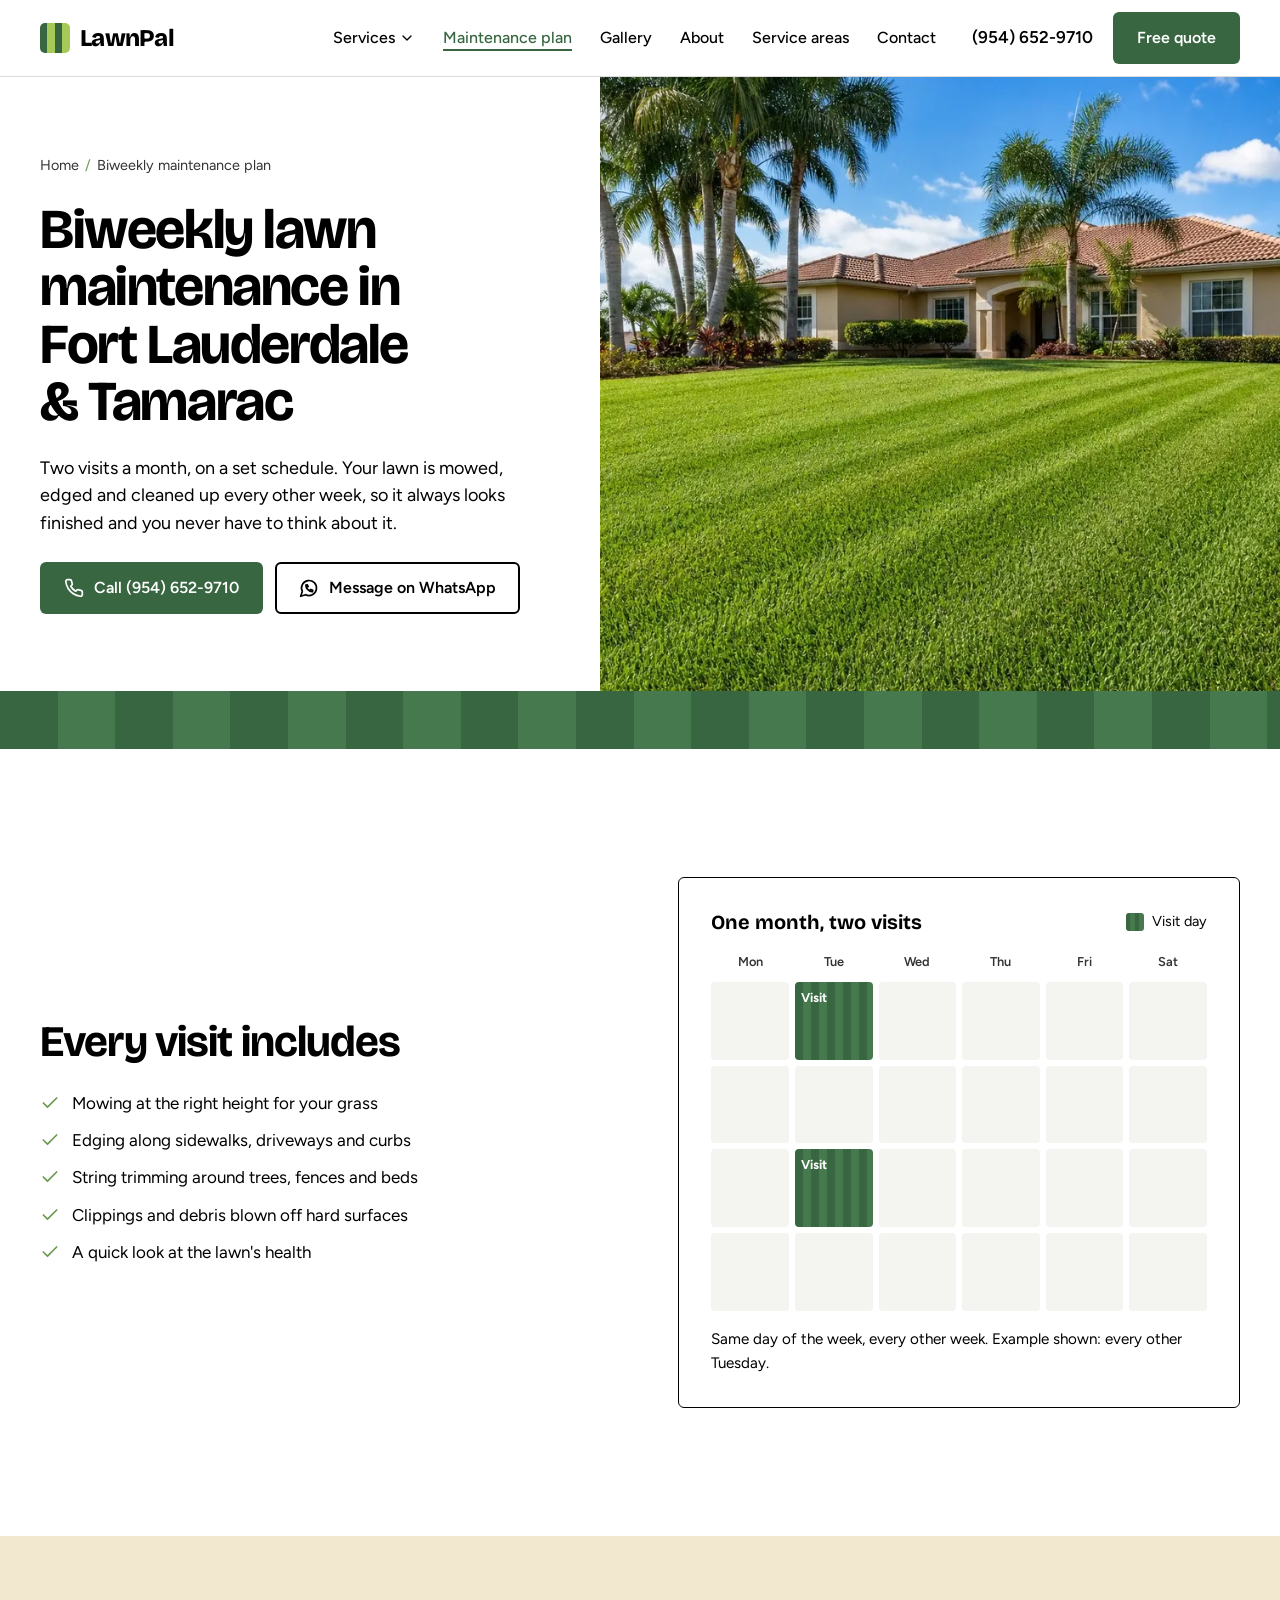
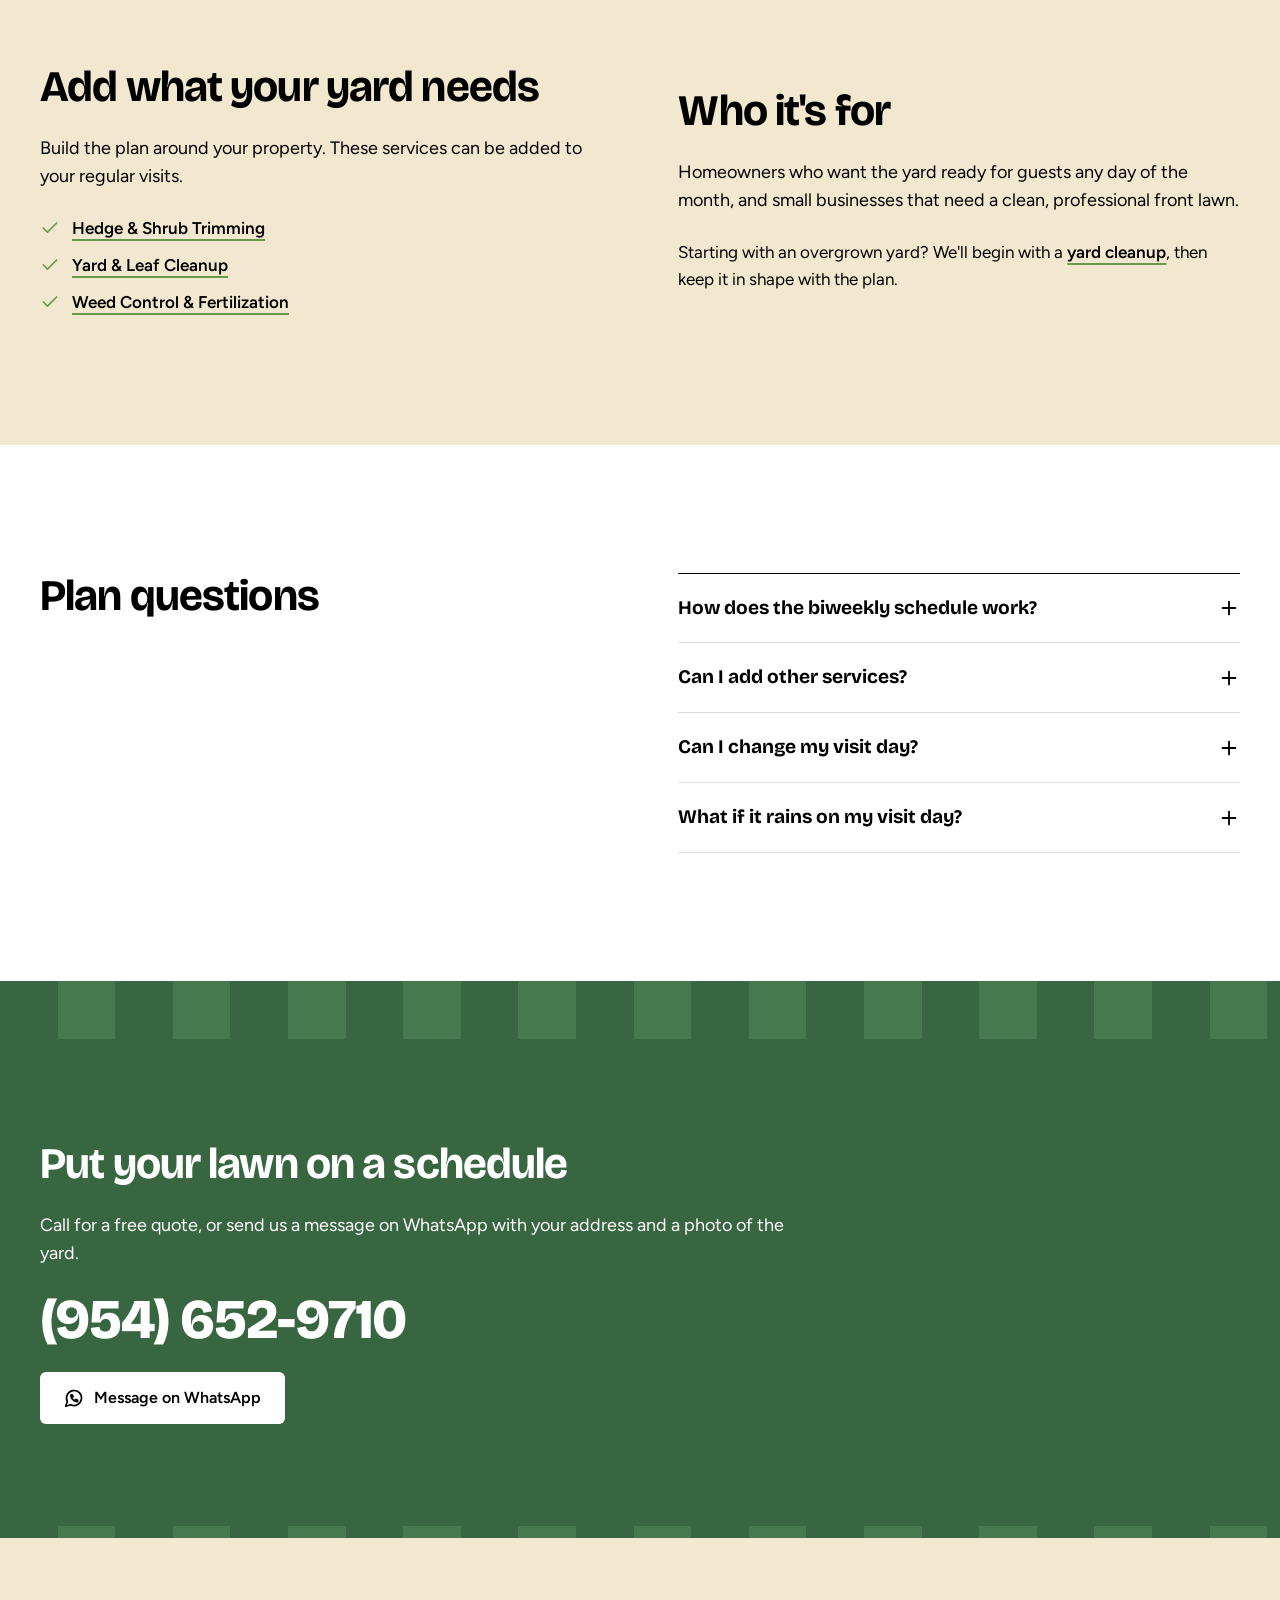
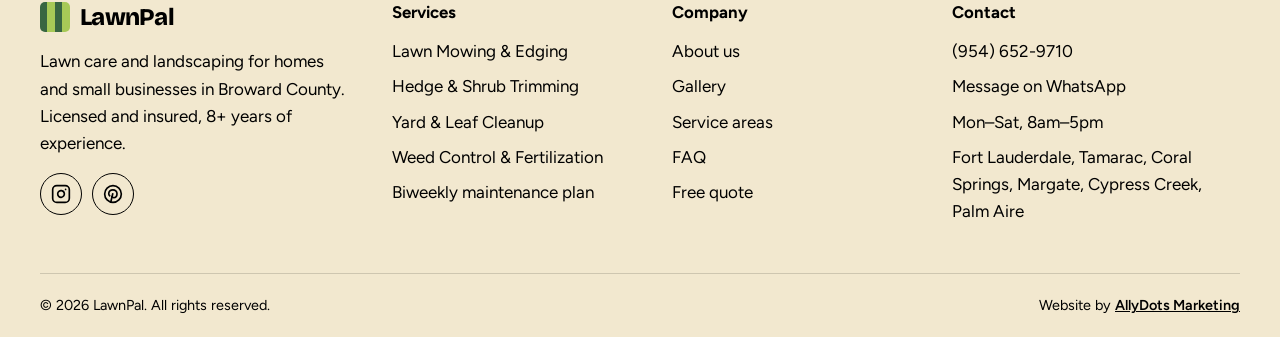
<file: biweekly-lawn-maintenance/index.html>
<!doctype html>
<html lang="en">
<head>
<meta charset="utf-8">
<meta name="viewport" content="width=device-width, initial-scale=1">
<title>Biweekly Lawn Maintenance in Fort Lauderdale &amp; Tamarac, FL | LawnPal</title>
<meta name="description" content="Biweekly lawn maintenance in Fort Lauderdale &amp; Tamarac, FL: mowing, edging, trimming and cleanup twice a month on a set schedule. Free quotes.">
<meta name="robots" content="noindex, nofollow">
<link rel="canonical" href="https://allydotsmarketing.github.io/LawnPal_Demo03/biweekly-lawn-maintenance/">
<meta property="og:type" content="website">
<meta property="og:title" content="Biweekly Lawn Maintenance in Fort Lauderdale &amp; Tamarac, FL | LawnPal">
<meta property="og:description" content="Biweekly lawn maintenance in Fort Lauderdale &amp; Tamarac, FL: mowing, edging, trimming and cleanup twice a month on a set schedule. Free quotes.">
<meta property="og:url" content="https://allydotsmarketing.github.io/LawnPal_Demo03/biweekly-lawn-maintenance/">
<meta property="og:image" content="https://allydotsmarketing.github.io/LawnPal_Demo03/assets/img/hero-crew-mowing.webp">
<meta name="theme-color" content="#386641">
<link rel="icon" href="../assets/favicon.svg" type="image/svg+xml">
<link rel="preconnect" href="https://fonts.googleapis.com">
<link rel="preconnect" href="https://fonts.gstatic.com" crossorigin>
<link href="https://fonts.googleapis.com/css2?family=Bricolage+Grotesque:opsz,wght@12..96,500..800&family=Figtree:wght@400;500;600;700&display=swap" rel="stylesheet">
<link rel="stylesheet" href="../assets/css/styles.css">
<script type="application/ld+json">{"@context": "https://schema.org", "@type": "HomeAndConstructionBusiness", "name": "LawnPal", "url": "https://allydotsmarketing.github.io/LawnPal_Demo03/", "telephone": "+19546529710", "image": "https://allydotsmarketing.github.io/LawnPal_Demo03/assets/img/hero-crew-mowing.webp", "address": {"@type": "PostalAddress", "addressRegion": "FL", "addressCountry": "US"}, "areaServed": [{"@type": "City", "name": "Fort Lauderdale, FL"}, {"@type": "City", "name": "Tamarac, FL"}, {"@type": "City", "name": "Coral Springs, FL"}, {"@type": "City", "name": "Margate, FL"}, {"@type": "City", "name": "Cypress Creek, FL"}, {"@type": "City", "name": "Palm Aire, FL"}], "openingHoursSpecification": [{"@type": "OpeningHoursSpecification", "dayOfWeek": ["Monday", "Tuesday", "Wednesday", "Thursday", "Friday", "Saturday"], "opens": "08:00", "closes": "17:00"}]}</script>
<script type="application/ld+json">{"@context": "https://schema.org", "@type": "Service", "name": "Biweekly lawn maintenance", "serviceType": "Lawn maintenance", "description": "Biweekly lawn maintenance in Fort Lauderdale & Tamarac, FL: mowing, edging, trimming and cleanup twice a month on a set schedule. Free quotes.", "provider": {"@type": "HomeAndConstructionBusiness", "name": "LawnPal", "telephone": "+19546529710"}, "areaServed": [{"@type": "City", "name": "Fort Lauderdale, FL"}, {"@type": "City", "name": "Tamarac, FL"}, {"@type": "City", "name": "Coral Springs, FL"}, {"@type": "City", "name": "Margate, FL"}, {"@type": "City", "name": "Cypress Creek, FL"}, {"@type": "City", "name": "Palm Aire, FL"}], "url": "https://allydotsmarketing.github.io/LawnPal_Demo03/biweekly-lawn-maintenance/"}</script>
<script type="application/ld+json">{"@context": "https://schema.org", "@type": "FAQPage", "mainEntity": [{"@type": "Question", "name": "How does the biweekly schedule work?", "acceptedAnswer": {"@type": "Answer", "text": "We visit every other week on the same day of the week, so you get two visits a month."}}, {"@type": "Question", "name": "Can I add other services?", "acceptedAnswer": {"@type": "Answer", "text": "Yes. Hedge and shrub trimming, weed control and fertilization, and yard cleanups can be added to the plan."}}, {"@type": "Question", "name": "Can I change my visit day?", "acceptedAnswer": {"@type": "Answer", "text": "Call or message us and we'll find a day that works."}}, {"@type": "Question", "name": "What if it rains on my visit day?", "acceptedAnswer": {"@type": "Answer", "text": "If weather stops a visit, we'll let you know and move it to the next available day."}}]}</script>
<script type="application/ld+json">{"@context": "https://schema.org", "@type": "BreadcrumbList", "itemListElement": [{"@type": "ListItem", "position": 1, "name": "Home", "item": "https://allydotsmarketing.github.io/LawnPal_Demo03/"}, {"@type": "ListItem", "position": 2, "name": "Biweekly maintenance plan", "item": "https://allydotsmarketing.github.io/LawnPal_Demo03/biweekly-lawn-maintenance/"}]}</script>
</head>
<body>
<a class="skip" href="#main">Skip to content</a>
<header class="site-header">
  <div class="container header-inner">
    <a class="logo" href="../" aria-label="LawnPal home"><span class="logo-mark" aria-hidden="true"></span>LawnPal</a>
    <button class="menu-toggle" aria-expanded="false" aria-controls="site-nav" aria-label="Menu"><svg viewBox="0 0 24 24" fill="none" stroke="currentColor" stroke-width="2" stroke-linecap="round" stroke-linejoin="round" aria-hidden="true"><path d="M4 6h16M4 12h16M4 18h16"/></svg></button>
    <nav class="nav" id="site-nav" aria-label="Main">
      <ul class="nav-list">
        <li>
          <button class="nav-link" data-submenu aria-expanded="false" aria-controls="services-menu">Services <svg viewBox="0 0 24 24" fill="none" stroke="currentColor" stroke-width="2" stroke-linecap="round" stroke-linejoin="round" aria-hidden="true"><path d="m6 9 6 6 6-6"/></svg></button>
          <ul class="submenu" id="services-menu"><li><a href="../services/lawn-mowing-edging/">Lawn Mowing &amp; Edging</a></li><li><a href="../services/hedge-shrub-trimming/">Hedge &amp; Shrub Trimming</a></li><li><a href="../services/yard-leaf-cleanup/">Yard &amp; Leaf Cleanup</a></li><li><a href="../services/weed-control-fertilization/">Weed Control &amp; Fertilization</a></li></ul>
        </li>
        <li><a class="nav-link" href="../biweekly-lawn-maintenance/" aria-current="page">Maintenance plan</a></li>
        <li><a class="nav-link" href="../gallery/">Gallery</a></li>
        <li><a class="nav-link" href="../about/">About</a></li>
        <li><a class="nav-link" href="../#areas">Service areas</a></li>
        <li><a class="nav-link" href="../contact/">Contact</a></li>
      </ul>
      <div class="nav-mobile-cta">
        <a class="btn btn--primary" href="tel:+19546529710"><svg viewBox="0 0 24 24" fill="none" stroke="currentColor" stroke-width="2" stroke-linecap="round" stroke-linejoin="round" aria-hidden="true"><path d="M22 16.92v3a2 2 0 0 1-2.18 2 19.79 19.79 0 0 1-8.63-3.07 19.5 19.5 0 0 1-6-6 19.79 19.79 0 0 1-3.07-8.67A2 2 0 0 1 4.11 2h3a2 2 0 0 1 2 1.72 12.84 12.84 0 0 0 .7 2.81 2 2 0 0 1-.45 2.11L8.09 9.91a16 16 0 0 0 6 6l1.27-1.27a2 2 0 0 1 2.11-.45 12.84 12.84 0 0 0 2.81.7A2 2 0 0 1 22 16.92z"/></svg> Call (954) 652-9710</a>
        <a class="btn btn--outline" href="../contact/">Get a free quote</a>
      </div>
    </nav>
    <div class="header-cta">
      <a class="header-phone" href="tel:+19546529710">(954) 652-9710</a>
      <a class="btn btn--primary" href="../contact/">Free quote</a>
    </div>
  </div>
</header>

<main id="main">
  <section class="hero page-hero">
    <div class="hero-copy">
      <nav class="crumbs" aria-label="Breadcrumb"><ol><li><a href="../">Home</a></li><li aria-current="page">Biweekly maintenance plan</li></ol></nav>
      <h1>Biweekly lawn maintenance in Fort Lauderdale & Tamarac</h1>
      <p class="lede">Two visits a month, on a set schedule. Your lawn is mowed, edged and cleaned up every other week, so it always looks finished and you never have to think about it.</p>
      <div class="btn-row">
  <a class="btn btn--primary" href="tel:+19546529710"><svg viewBox="0 0 24 24" fill="none" stroke="currentColor" stroke-width="2" stroke-linecap="round" stroke-linejoin="round" aria-hidden="true"><path d="M22 16.92v3a2 2 0 0 1-2.18 2 19.79 19.79 0 0 1-8.63-3.07 19.5 19.5 0 0 1-6-6 19.79 19.79 0 0 1-3.07-8.67A2 2 0 0 1 4.11 2h3a2 2 0 0 1 2 1.72 12.84 12.84 0 0 0 .7 2.81 2 2 0 0 1-.45 2.11L8.09 9.91a16 16 0 0 0 6 6l1.27-1.27a2 2 0 0 1 2.11-.45 12.84 12.84 0 0 0 2.81.7A2 2 0 0 1 22 16.92z"/></svg> Call (954) 652-9710</a>
  <a class="btn btn--outline" href="https://wa.me/19546529710?text=Hi%20LawnPal%21%20I%27d%20like%20a%20free%20quote%20for%20the%20biweekly%20maintenance%20plan.%20My%20address%20or%20ZIP%20code%20is%3A%20"><svg viewBox="0 0 24 24" fill="none" stroke="currentColor" stroke-width="2" stroke-linecap="round" stroke-linejoin="round" aria-hidden="true"><path d="M7.9 20A9 9 0 1 0 4 16.1L2 22Z"/><path d="M8.5 10.5c.5 2 2.5 4 4.5 4.5l1.3-1.3 2.2 1-.4 1.8c-3.6.3-8.2-4.3-7.9-7.9l1.8-.4 1 2.2Z"/></svg> Message on WhatsApp</a>
</div>
    </div>
    <div class="hero-media">
      <img src="../assets/img/maintenance-striped-lawn.webp" alt="Freshly mowed striped lawn in front of a Florida home with palm trees" fetchpriority="high">
    </div>
  </section>
  <div class="mow mow--reveal" aria-hidden="true"></div>

  <section class="section">
    <div class="container split">
      <div class="stack">
        <h2>Every visit includes</h2>
        <ul class="checks"><li><svg viewBox="0 0 24 24" fill="none" stroke="currentColor" stroke-width="2" stroke-linecap="round" stroke-linejoin="round" aria-hidden="true"><path d="M20 6 9 17l-5-5"/></svg><span>Mowing at the right height for your grass</span></li><li><svg viewBox="0 0 24 24" fill="none" stroke="currentColor" stroke-width="2" stroke-linecap="round" stroke-linejoin="round" aria-hidden="true"><path d="M20 6 9 17l-5-5"/></svg><span>Edging along sidewalks, driveways and curbs</span></li><li><svg viewBox="0 0 24 24" fill="none" stroke="currentColor" stroke-width="2" stroke-linecap="round" stroke-linejoin="round" aria-hidden="true"><path d="M20 6 9 17l-5-5"/></svg><span>String trimming around trees, fences and beds</span></li><li><svg viewBox="0 0 24 24" fill="none" stroke="currentColor" stroke-width="2" stroke-linecap="round" stroke-linejoin="round" aria-hidden="true"><path d="M20 6 9 17l-5-5"/></svg><span>Clippings and debris blown off hard surfaces</span></li><li><svg viewBox="0 0 24 24" fill="none" stroke="currentColor" stroke-width="2" stroke-linecap="round" stroke-linejoin="round" aria-hidden="true"><path d="M20 6 9 17l-5-5"/></svg><span>A quick look at the lawn&#x27;s health</span></li></ul>
      </div>
      <figure class="calendar" aria-label="Example month with two visits, every other Tuesday">
  <div class="calendar-head">
    <span class="calendar-title">One month, two visits</span>
    <span class="calendar-legend">Visit day</span>
  </div>
  <div class="calendar-grid"><span class="dow">Mon</span><span class="dow">Tue</span><span class="dow">Wed</span><span class="dow">Thu</span><span class="dow">Fri</span><span class="dow">Sat</span><span class="day" aria-hidden="true"></span><span class="day visit">Visit</span><span class="day" aria-hidden="true"></span><span class="day" aria-hidden="true"></span><span class="day" aria-hidden="true"></span><span class="day" aria-hidden="true"></span><span class="day" aria-hidden="true"></span><span class="day" aria-hidden="true"></span><span class="day" aria-hidden="true"></span><span class="day" aria-hidden="true"></span><span class="day" aria-hidden="true"></span><span class="day" aria-hidden="true"></span><span class="day" aria-hidden="true"></span><span class="day visit">Visit</span><span class="day" aria-hidden="true"></span><span class="day" aria-hidden="true"></span><span class="day" aria-hidden="true"></span><span class="day" aria-hidden="true"></span><span class="day" aria-hidden="true"></span><span class="day" aria-hidden="true"></span><span class="day" aria-hidden="true"></span><span class="day" aria-hidden="true"></span><span class="day" aria-hidden="true"></span><span class="day" aria-hidden="true"></span></div>
  <p class="calendar-foot">Same day of the week, every other week. Example shown: every other Tuesday.</p>
</figure>
    </div>
  </section>

  <section class="section section--cream">
    <div class="container split">
      <div class="stack">
        <h2>Add what your yard needs</h2>
        <p class="lede">Build the plan around your property. These services can be added to your regular visits.</p>
        <ul class="checks"><li><svg viewBox="0 0 24 24" fill="none" stroke="currentColor" stroke-width="2" stroke-linecap="round" stroke-linejoin="round" aria-hidden="true"><path d="M20 6 9 17l-5-5"/></svg><span><a class="text-link" href="../services/hedge-shrub-trimming/">Hedge &amp; Shrub Trimming</a></span></li><li><svg viewBox="0 0 24 24" fill="none" stroke="currentColor" stroke-width="2" stroke-linecap="round" stroke-linejoin="round" aria-hidden="true"><path d="M20 6 9 17l-5-5"/></svg><span><a class="text-link" href="../services/yard-leaf-cleanup/">Yard &amp; Leaf Cleanup</a></span></li><li><svg viewBox="0 0 24 24" fill="none" stroke="currentColor" stroke-width="2" stroke-linecap="round" stroke-linejoin="round" aria-hidden="true"><path d="M20 6 9 17l-5-5"/></svg><span><a class="text-link" href="../services/weed-control-fertilization/">Weed Control &amp; Fertilization</a></span></li></ul>
      </div>
      <div class="stack">
        <h2>Who it's for</h2>
        <p class="lede">Homeowners who want the yard ready for guests any day of the month, and small businesses that need a clean, professional front lawn.</p>
        <p>Starting with an overgrown yard? We'll begin with a <a class="text-link" href="../services/yard-leaf-cleanup/">yard cleanup</a>, then keep it in shape with the plan.</p>
      </div>
    </div>
  </section>

  <section class="section">
    <div class="container split" style="align-items:start">
      <div class="stack"><h2>Plan questions</h2></div>
      <div class="faq"><details><summary>How does the biweekly schedule work?<svg viewBox="0 0 24 24" fill="none" stroke="currentColor" stroke-width="2" stroke-linecap="round" stroke-linejoin="round" aria-hidden="true"><path d="M12 5v14M5 12h14"/></svg></summary><div class="answer"><p>We visit every other week on the same day of the week, so you get two visits a month.</p></div></details><details><summary>Can I add other services?<svg viewBox="0 0 24 24" fill="none" stroke="currentColor" stroke-width="2" stroke-linecap="round" stroke-linejoin="round" aria-hidden="true"><path d="M12 5v14M5 12h14"/></svg></summary><div class="answer"><p>Yes. Hedge and shrub trimming, weed control and fertilization, and yard cleanups can be added to the plan.</p></div></details><details><summary>Can I change my visit day?<svg viewBox="0 0 24 24" fill="none" stroke="currentColor" stroke-width="2" stroke-linecap="round" stroke-linejoin="round" aria-hidden="true"><path d="M12 5v14M5 12h14"/></svg></summary><div class="answer"><p>Call or message us and we&#x27;ll find a day that works.</p></div></details><details><summary>What if it rains on my visit day?<svg viewBox="0 0 24 24" fill="none" stroke="currentColor" stroke-width="2" stroke-linecap="round" stroke-linejoin="round" aria-hidden="true"><path d="M12 5v14M5 12h14"/></svg></summary><div class="answer"><p>If weather stops a visit, we&#x27;ll let you know and move it to the next available day.</p></div></details></div>
    </div>
  </section>
</main>
<section class="cta-band" aria-labelledby="cta-title">
  <div class="mow" aria-hidden="true"></div>
  <div class="container">
    <h2 id="cta-title">Put your lawn on a schedule</h2>
    <p class="lede">Call for a free quote, or send us a message on WhatsApp with your address and a photo of the yard.</p>
    <a class="phone-big" href="tel:+19546529710" aria-label="Call (954) 652-9710">(954) 652-9710</a>
    <a class="btn btn--light" href="https://wa.me/19546529710?text=Hi%20LawnPal%21%20I%27d%20like%20a%20free%20quote%20for%20the%20biweekly%20maintenance%20plan.%20My%20address%20or%20ZIP%20code%20is%3A%20"><svg viewBox="0 0 24 24" fill="none" stroke="currentColor" stroke-width="2" stroke-linecap="round" stroke-linejoin="round" aria-hidden="true"><path d="M7.9 20A9 9 0 1 0 4 16.1L2 22Z"/><path d="M8.5 10.5c.5 2 2.5 4 4.5 4.5l1.3-1.3 2.2 1-.4 1.8c-3.6.3-8.2-4.3-7.9-7.9l1.8-.4 1 2.2Z"/></svg> Message on WhatsApp</a>
  </div>
</section>
<div class="mow mow--thin" aria-hidden="true"></div>
<footer class="site-footer">
  <div class="container footer-grid">
    <div class="footer-about">
      <a class="logo" href="../"><span class="logo-mark" aria-hidden="true"></span>LawnPal</a>
      <p>Lawn care and landscaping for homes and small businesses in Broward County. Licensed and insured, 8+ years of experience.</p>
      <div class="socials">
        <a href="#" aria-label="LawnPal on Instagram"><svg viewBox="0 0 24 24" fill="none" stroke="currentColor" stroke-width="2" stroke-linecap="round" stroke-linejoin="round" aria-hidden="true"><rect x="2" y="2" width="20" height="20" rx="5"/><path d="M16 11.37A4 4 0 1 1 12.63 8 4 4 0 0 1 16 11.37z"/><path d="M17.5 6.5h.01"/></svg></a>
        <a href="#" aria-label="LawnPal on Pinterest"><svg viewBox="0 0 24 24" fill="none" stroke="currentColor" stroke-width="2" stroke-linecap="round" stroke-linejoin="round" aria-hidden="true"><circle cx="12" cy="12" r="10"/><path d="m9.5 21 2.2-9.3"/><path d="M10.6 15.3c.5.6 1.3 1 2.2 1 2.4 0 4-2.1 4-4.7 0-2.8-2.2-4.6-4.9-4.6-3 0-5 2.1-5 4.6 0 1 .4 2 1.1 2.5"/></svg></a>
      </div>
    </div>
    <div>
      <h2>Services</h2>
      <ul><li><a href="../services/lawn-mowing-edging/">Lawn Mowing &amp; Edging</a></li><li><a href="../services/hedge-shrub-trimming/">Hedge &amp; Shrub Trimming</a></li><li><a href="../services/yard-leaf-cleanup/">Yard &amp; Leaf Cleanup</a></li><li><a href="../services/weed-control-fertilization/">Weed Control &amp; Fertilization</a></li><li><a href="../biweekly-lawn-maintenance/">Biweekly maintenance plan</a></li></ul>
    </div>
    <div>
      <h2>Company</h2>
      <ul>
        <li><a href="../about/">About us</a></li>
        <li><a href="../gallery/">Gallery</a></li>
        <li><a href="../#areas">Service areas</a></li>
        <li><a href="../#faq">FAQ</a></li>
        <li><a href="../contact/">Free quote</a></li>
      </ul>
    </div>
    <div>
      <h2>Contact</h2>
      <ul>
        <li><a href="tel:+19546529710">(954) 652-9710</a></li>
        <li><a href="https://wa.me/19546529710?text=Hi%20LawnPal%21%20I%27d%20like%20a%20free%20quote.%20My%20address%20or%20ZIP%20code%20is%3A%20">Message on WhatsApp</a></li>
        <li>Mon–Sat, 8am–5pm</li>
        <li>Fort Lauderdale, Tamarac, Coral Springs, Margate, Cypress Creek, Palm Aire</li>
      </ul>
    </div>
  </div>
  <div class="container footer-bottom">
    <span>© 2026 LawnPal. All rights reserved.</span>
    <span>Website by <a href="https://allydotsmarketing.com" target="_blank" rel="noopener">AllyDots Marketing<span class="visually-hidden"> (opens in a new tab)</span></a></span>
  </div>
</footer>
<nav class="mobile-bar" aria-label="Quick contact">
  <a href="tel:+19546529710"><svg viewBox="0 0 24 24" fill="none" stroke="currentColor" stroke-width="2" stroke-linecap="round" stroke-linejoin="round" aria-hidden="true"><path d="M22 16.92v3a2 2 0 0 1-2.18 2 19.79 19.79 0 0 1-8.63-3.07 19.5 19.5 0 0 1-6-6 19.79 19.79 0 0 1-3.07-8.67A2 2 0 0 1 4.11 2h3a2 2 0 0 1 2 1.72 12.84 12.84 0 0 0 .7 2.81 2 2 0 0 1-.45 2.11L8.09 9.91a16 16 0 0 0 6 6l1.27-1.27a2 2 0 0 1 2.11-.45 12.84 12.84 0 0 0 2.81.7A2 2 0 0 1 22 16.92z"/></svg> Call</a>
  <a href="https://wa.me/19546529710?text=Hi%20LawnPal%21%20I%27d%20like%20a%20free%20quote.%20My%20address%20or%20ZIP%20code%20is%3A%20"><svg viewBox="0 0 24 24" fill="none" stroke="currentColor" stroke-width="2" stroke-linecap="round" stroke-linejoin="round" aria-hidden="true"><path d="M7.9 20A9 9 0 1 0 4 16.1L2 22Z"/><path d="M8.5 10.5c.5 2 2.5 4 4.5 4.5l1.3-1.3 2.2 1-.4 1.8c-3.6.3-8.2-4.3-7.9-7.9l1.8-.4 1 2.2Z"/></svg> WhatsApp</a>
</nav>
<script src="../assets/js/main.js" defer></script>
</body>
</html>
</file>
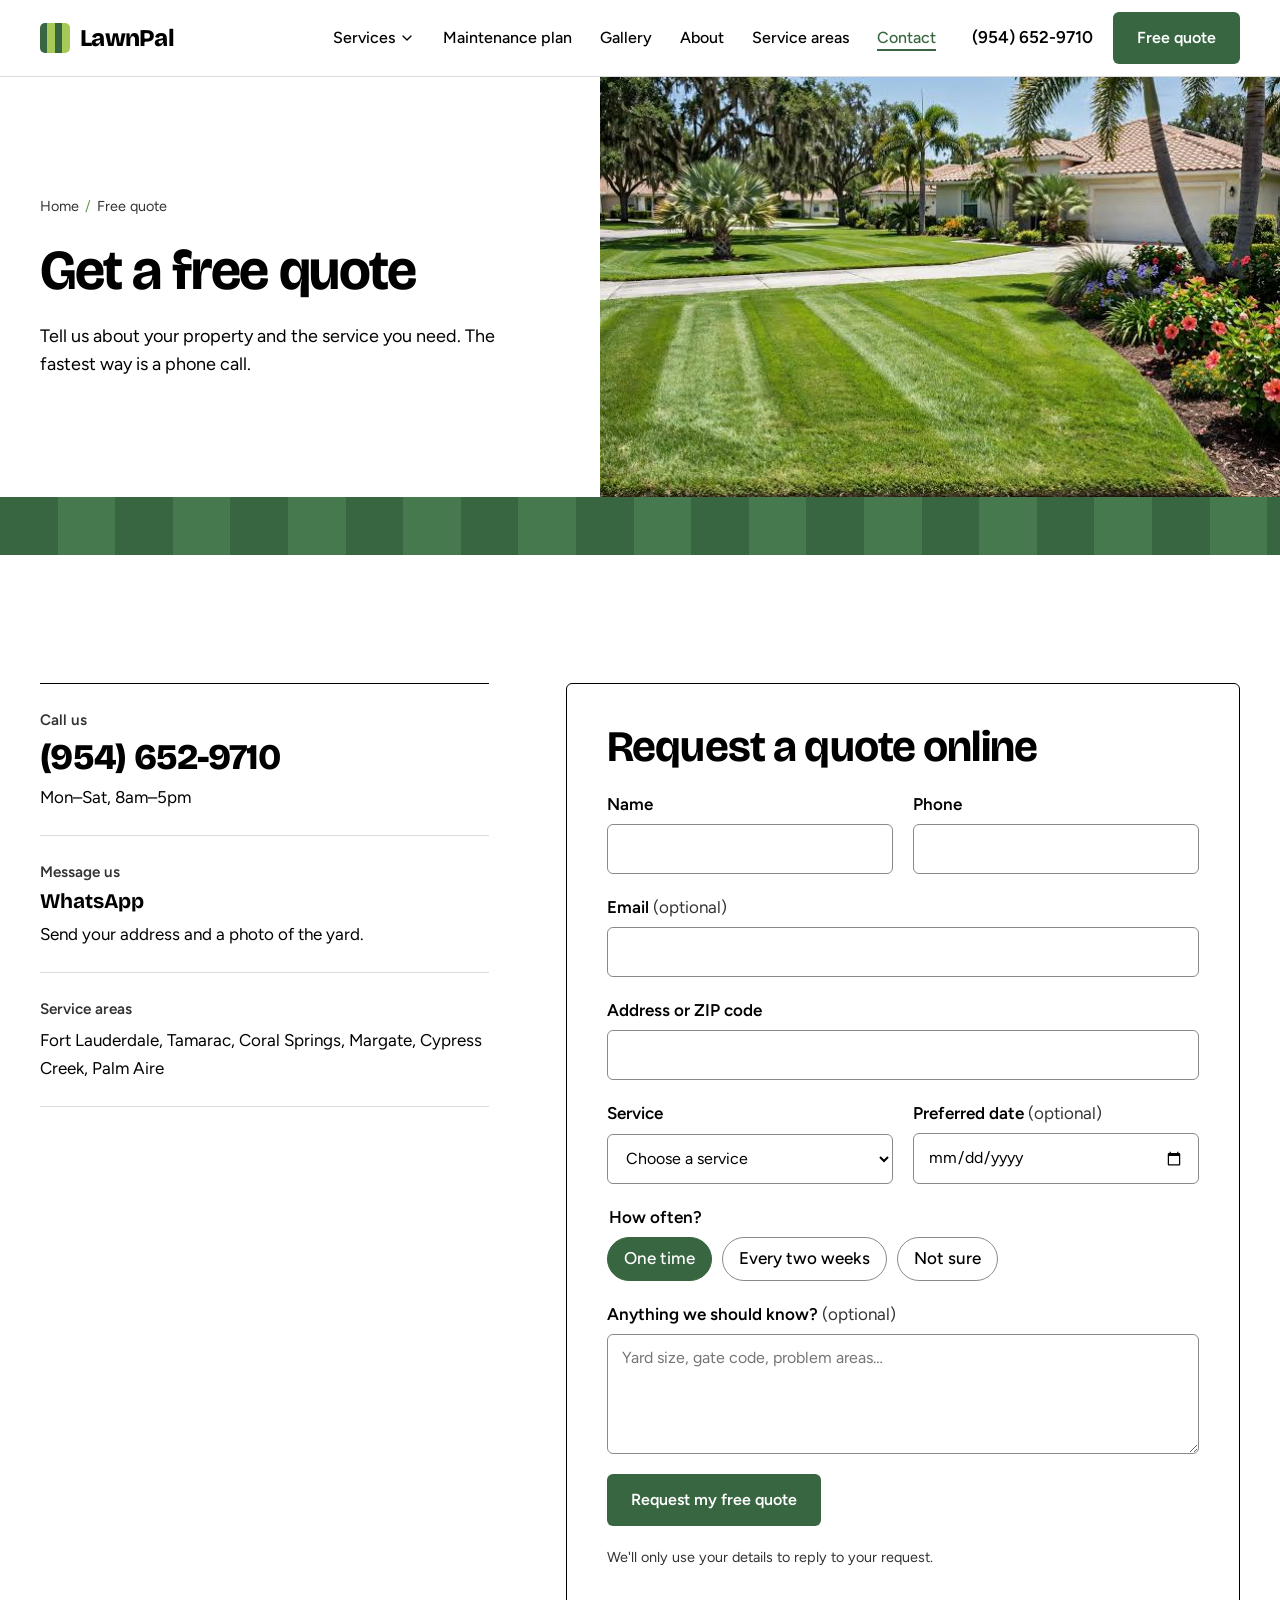
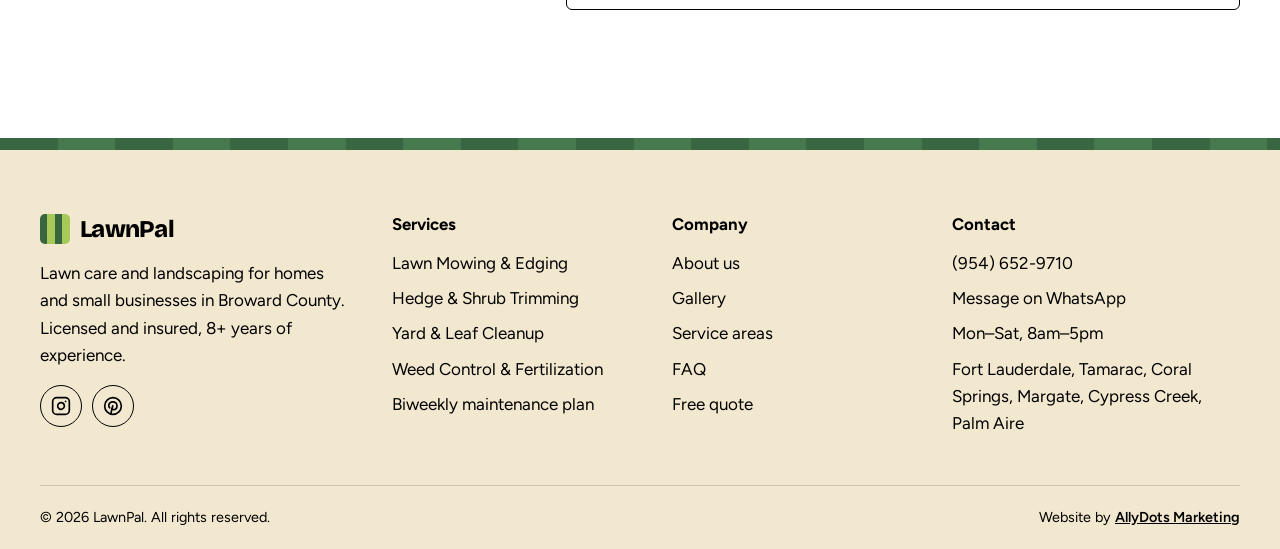
<file: contact/index.html>
<!doctype html>
<html lang="en">
<head>
<meta charset="utf-8">
<meta name="viewport" content="width=device-width, initial-scale=1">
<title>Free Lawn Care Quote in Fort Lauderdale &amp; Tamarac, FL | LawnPal</title>
<meta name="description" content="Get a free lawn care quote from LawnPal. Call (954) 652-9710, message us on WhatsApp or fill out the quote form.">
<meta name="robots" content="noindex, nofollow">
<link rel="canonical" href="https://allydotsmarketing.github.io/LawnPal_Demo03/contact/">
<meta property="og:type" content="website">
<meta property="og:title" content="Free Lawn Care Quote in Fort Lauderdale &amp; Tamarac, FL | LawnPal">
<meta property="og:description" content="Get a free lawn care quote from LawnPal. Call (954) 652-9710, message us on WhatsApp or fill out the quote form.">
<meta property="og:url" content="https://allydotsmarketing.github.io/LawnPal_Demo03/contact/">
<meta property="og:image" content="https://allydotsmarketing.github.io/LawnPal_Demo03/assets/img/hero-crew-mowing.webp">
<meta name="theme-color" content="#386641">
<link rel="icon" href="../assets/favicon.svg" type="image/svg+xml">
<link rel="preconnect" href="https://fonts.googleapis.com">
<link rel="preconnect" href="https://fonts.gstatic.com" crossorigin>
<link href="https://fonts.googleapis.com/css2?family=Bricolage+Grotesque:opsz,wght@12..96,500..800&family=Figtree:wght@400;500;600;700&display=swap" rel="stylesheet">
<link rel="stylesheet" href="../assets/css/styles.css">
<script type="application/ld+json">{"@context": "https://schema.org", "@type": "HomeAndConstructionBusiness", "name": "LawnPal", "url": "https://allydotsmarketing.github.io/LawnPal_Demo03/", "telephone": "+19546529710", "image": "https://allydotsmarketing.github.io/LawnPal_Demo03/assets/img/hero-crew-mowing.webp", "address": {"@type": "PostalAddress", "addressRegion": "FL", "addressCountry": "US"}, "areaServed": [{"@type": "City", "name": "Fort Lauderdale, FL"}, {"@type": "City", "name": "Tamarac, FL"}, {"@type": "City", "name": "Coral Springs, FL"}, {"@type": "City", "name": "Margate, FL"}, {"@type": "City", "name": "Cypress Creek, FL"}, {"@type": "City", "name": "Palm Aire, FL"}], "openingHoursSpecification": [{"@type": "OpeningHoursSpecification", "dayOfWeek": ["Monday", "Tuesday", "Wednesday", "Thursday", "Friday", "Saturday"], "opens": "08:00", "closes": "17:00"}]}</script>
<script type="application/ld+json">{"@context": "https://schema.org", "@type": "BreadcrumbList", "itemListElement": [{"@type": "ListItem", "position": 1, "name": "Home", "item": "https://allydotsmarketing.github.io/LawnPal_Demo03/"}, {"@type": "ListItem", "position": 2, "name": "Free quote", "item": "https://allydotsmarketing.github.io/LawnPal_Demo03/contact/"}]}</script>
</head>
<body>
<a class="skip" href="#main">Skip to content</a>
<header class="site-header">
  <div class="container header-inner">
    <a class="logo" href="../" aria-label="LawnPal home"><span class="logo-mark" aria-hidden="true"></span>LawnPal</a>
    <button class="menu-toggle" aria-expanded="false" aria-controls="site-nav" aria-label="Menu"><svg viewBox="0 0 24 24" fill="none" stroke="currentColor" stroke-width="2" stroke-linecap="round" stroke-linejoin="round" aria-hidden="true"><path d="M4 6h16M4 12h16M4 18h16"/></svg></button>
    <nav class="nav" id="site-nav" aria-label="Main">
      <ul class="nav-list">
        <li>
          <button class="nav-link" data-submenu aria-expanded="false" aria-controls="services-menu">Services <svg viewBox="0 0 24 24" fill="none" stroke="currentColor" stroke-width="2" stroke-linecap="round" stroke-linejoin="round" aria-hidden="true"><path d="m6 9 6 6 6-6"/></svg></button>
          <ul class="submenu" id="services-menu"><li><a href="../services/lawn-mowing-edging/">Lawn Mowing &amp; Edging</a></li><li><a href="../services/hedge-shrub-trimming/">Hedge &amp; Shrub Trimming</a></li><li><a href="../services/yard-leaf-cleanup/">Yard &amp; Leaf Cleanup</a></li><li><a href="../services/weed-control-fertilization/">Weed Control &amp; Fertilization</a></li></ul>
        </li>
        <li><a class="nav-link" href="../biweekly-lawn-maintenance/">Maintenance plan</a></li>
        <li><a class="nav-link" href="../gallery/">Gallery</a></li>
        <li><a class="nav-link" href="../about/">About</a></li>
        <li><a class="nav-link" href="../#areas">Service areas</a></li>
        <li><a class="nav-link" href="../contact/" aria-current="page">Contact</a></li>
      </ul>
      <div class="nav-mobile-cta">
        <a class="btn btn--primary" href="tel:+19546529710"><svg viewBox="0 0 24 24" fill="none" stroke="currentColor" stroke-width="2" stroke-linecap="round" stroke-linejoin="round" aria-hidden="true"><path d="M22 16.92v3a2 2 0 0 1-2.18 2 19.79 19.79 0 0 1-8.63-3.07 19.5 19.5 0 0 1-6-6 19.79 19.79 0 0 1-3.07-8.67A2 2 0 0 1 4.11 2h3a2 2 0 0 1 2 1.72 12.84 12.84 0 0 0 .7 2.81 2 2 0 0 1-.45 2.11L8.09 9.91a16 16 0 0 0 6 6l1.27-1.27a2 2 0 0 1 2.11-.45 12.84 12.84 0 0 0 2.81.7A2 2 0 0 1 22 16.92z"/></svg> Call (954) 652-9710</a>
        <a class="btn btn--outline" href="../contact/">Get a free quote</a>
      </div>
    </nav>
    <div class="header-cta">
      <a class="header-phone" href="tel:+19546529710">(954) 652-9710</a>
      <a class="btn btn--primary" href="../contact/">Free quote</a>
    </div>
  </div>
</header>

<main id="main">
  <section class="hero page-hero">
    <div class="hero-copy">
      <nav class="crumbs" aria-label="Breadcrumb"><ol><li><a href="../">Home</a></li><li aria-current="page">Free quote</li></ol></nav>
      <h1>Get a free quote</h1>
      <p class="lede">Tell us about your property and the service you need. The fastest way is a phone call.</p>
    </div>
    <div class="hero-media">
      <img src="../assets/img/striped-lawn-flowers.jpg" alt="Striped green lawn with flowering plants and palm trees" fetchpriority="high">
    </div>
  </section>
  <div class="mow mow--reveal" aria-hidden="true"></div>

  <section class="section">
    <div class="container contact-grid">
      <div class="ways">
        <div class="way">
          <span class="way-label">Call us</span>
          <a class="way-main" href="tel:+19546529710">(954) 652-9710</a>
          <span>Mon–Sat, 8am–5pm</span>
        </div>
        <div class="way">
          <span class="way-label">Message us</span>
          <a class="way-alt" href="https://wa.me/19546529710?text=Hi%20LawnPal%21%20I%27d%20like%20a%20free%20quote.%20My%20address%20or%20ZIP%20code%20is%3A%20">WhatsApp</a>
          <span>Send your address and a photo of the yard.</span>
        </div>
        <div class="way">
          <span class="way-label">Service areas</span>
          <span>Fort Lauderdale, Tamarac, Coral Springs, Margate, Cypress Creek, Palm Aire</span>
        </div>
      </div>

      <div>
        <form class="form" id="quote-form" novalidate>
          <h2>Request a quote online</h2>
          <div class="form-row">
            <div class="field">
              <label for="name">Name</label>
              <input id="name" name="name" autocomplete="name" aria-describedby="name-error" required>
              <span class="error" id="name-error" aria-live="polite"></span>
            </div>
            <div class="field">
              <label for="phone">Phone</label>
              <input id="phone" name="phone" type="tel" autocomplete="tel" inputmode="tel" aria-describedby="phone-error" required>
              <span class="error" id="phone-error" aria-live="polite"></span>
            </div>
          </div>
          <div class="field">
            <label for="email">Email <span class="opt">(optional)</span></label>
            <input id="email" name="email" type="email" autocomplete="email" aria-describedby="email-error">
            <span class="error" id="email-error" aria-live="polite"></span>
          </div>
          <div class="field">
            <label for="address">Address or ZIP code</label>
            <input id="address" name="address" autocomplete="street-address" aria-describedby="address-error" required>
            <span class="error" id="address-error" aria-live="polite"></span>
          </div>
          <div class="form-row">
            <div class="field">
              <label for="service">Service</label>
              <select id="service" name="service" aria-describedby="service-error" required>
                <option value="">Choose a service</option>
                <option value="Lawn Mowing &amp; Edging">Lawn Mowing &amp; Edging</option><option value="Hedge &amp; Shrub Trimming">Hedge &amp; Shrub Trimming</option><option value="Yard &amp; Leaf Cleanup">Yard &amp; Leaf Cleanup</option><option value="Weed Control &amp; Fertilization">Weed Control &amp; Fertilization</option>
                <option value="Biweekly Maintenance Plan">Biweekly Maintenance Plan</option>
                <option value="Not sure yet">Not sure yet</option>
              </select>
              <span class="error" id="service-error" aria-live="polite"></span>
            </div>
            <div class="field">
              <label for="date">Preferred date <span class="opt">(optional)</span></label>
              <input id="date" name="date" type="date">
            </div>
          </div>
          <fieldset class="field">
            <legend>How often?</legend>
            <div class="choices">
              <label class="choice"><input type="radio" name="frequency" value="once" checked><span>One time</span></label>
              <label class="choice"><input type="radio" name="frequency" value="biweekly"><span>Every two weeks</span></label>
              <label class="choice"><input type="radio" name="frequency" value="unsure"><span>Not sure</span></label>
            </div>
          </fieldset>
          <div class="field">
            <label for="message">Anything we should know? <span class="opt">(optional)</span></label>
            <textarea id="message" name="message" placeholder="Yard size, gate code, problem areas…"></textarea>
          </div>
          <div><button class="btn btn--primary" type="submit">Request my free quote</button></div>
          <p class="form-note">We'll only use your details to reply to your request.</p>
        </form>
        <div class="form-success" id="form-success" tabindex="-1" hidden>
          <h2>Thanks, <span id="success-name"></span>. Your request is ready.</h2>
          <p>This is a demo form, so requests aren't sent yet. To get your quote today, call <a class="text-link" href="tel:+19546529710">(954) 652-9710</a> or <a class="text-link" href="https://wa.me/19546529710?text=Hi%20LawnPal%21%20I%27d%20like%20a%20free%20quote.%20My%20address%20or%20ZIP%20code%20is%3A%20">message us on WhatsApp</a>.</p>
        </div>
      </div>
    </div>
  </section>
</main>
<div class="mow mow--thin" aria-hidden="true"></div>
<footer class="site-footer">
  <div class="container footer-grid">
    <div class="footer-about">
      <a class="logo" href="../"><span class="logo-mark" aria-hidden="true"></span>LawnPal</a>
      <p>Lawn care and landscaping for homes and small businesses in Broward County. Licensed and insured, 8+ years of experience.</p>
      <div class="socials">
        <a href="#" aria-label="LawnPal on Instagram"><svg viewBox="0 0 24 24" fill="none" stroke="currentColor" stroke-width="2" stroke-linecap="round" stroke-linejoin="round" aria-hidden="true"><rect x="2" y="2" width="20" height="20" rx="5"/><path d="M16 11.37A4 4 0 1 1 12.63 8 4 4 0 0 1 16 11.37z"/><path d="M17.5 6.5h.01"/></svg></a>
        <a href="#" aria-label="LawnPal on Pinterest"><svg viewBox="0 0 24 24" fill="none" stroke="currentColor" stroke-width="2" stroke-linecap="round" stroke-linejoin="round" aria-hidden="true"><circle cx="12" cy="12" r="10"/><path d="m9.5 21 2.2-9.3"/><path d="M10.6 15.3c.5.6 1.3 1 2.2 1 2.4 0 4-2.1 4-4.7 0-2.8-2.2-4.6-4.9-4.6-3 0-5 2.1-5 4.6 0 1 .4 2 1.1 2.5"/></svg></a>
      </div>
    </div>
    <div>
      <h2>Services</h2>
      <ul><li><a href="../services/lawn-mowing-edging/">Lawn Mowing &amp; Edging</a></li><li><a href="../services/hedge-shrub-trimming/">Hedge &amp; Shrub Trimming</a></li><li><a href="../services/yard-leaf-cleanup/">Yard &amp; Leaf Cleanup</a></li><li><a href="../services/weed-control-fertilization/">Weed Control &amp; Fertilization</a></li><li><a href="../biweekly-lawn-maintenance/">Biweekly maintenance plan</a></li></ul>
    </div>
    <div>
      <h2>Company</h2>
      <ul>
        <li><a href="../about/">About us</a></li>
        <li><a href="../gallery/">Gallery</a></li>
        <li><a href="../#areas">Service areas</a></li>
        <li><a href="../#faq">FAQ</a></li>
        <li><a href="../contact/">Free quote</a></li>
      </ul>
    </div>
    <div>
      <h2>Contact</h2>
      <ul>
        <li><a href="tel:+19546529710">(954) 652-9710</a></li>
        <li><a href="https://wa.me/19546529710?text=Hi%20LawnPal%21%20I%27d%20like%20a%20free%20quote.%20My%20address%20or%20ZIP%20code%20is%3A%20">Message on WhatsApp</a></li>
        <li>Mon–Sat, 8am–5pm</li>
        <li>Fort Lauderdale, Tamarac, Coral Springs, Margate, Cypress Creek, Palm Aire</li>
      </ul>
    </div>
  </div>
  <div class="container footer-bottom">
    <span>© 2026 LawnPal. All rights reserved.</span>
    <span>Website by <a href="https://allydotsmarketing.com" target="_blank" rel="noopener">AllyDots Marketing<span class="visually-hidden"> (opens in a new tab)</span></a></span>
  </div>
</footer>
<nav class="mobile-bar" aria-label="Quick contact">
  <a href="tel:+19546529710"><svg viewBox="0 0 24 24" fill="none" stroke="currentColor" stroke-width="2" stroke-linecap="round" stroke-linejoin="round" aria-hidden="true"><path d="M22 16.92v3a2 2 0 0 1-2.18 2 19.79 19.79 0 0 1-8.63-3.07 19.5 19.5 0 0 1-6-6 19.79 19.79 0 0 1-3.07-8.67A2 2 0 0 1 4.11 2h3a2 2 0 0 1 2 1.72 12.84 12.84 0 0 0 .7 2.81 2 2 0 0 1-.45 2.11L8.09 9.91a16 16 0 0 0 6 6l1.27-1.27a2 2 0 0 1 2.11-.45 12.84 12.84 0 0 0 2.81.7A2 2 0 0 1 22 16.92z"/></svg> Call</a>
  <a href="https://wa.me/19546529710?text=Hi%20LawnPal%21%20I%27d%20like%20a%20free%20quote.%20My%20address%20or%20ZIP%20code%20is%3A%20"><svg viewBox="0 0 24 24" fill="none" stroke="currentColor" stroke-width="2" stroke-linecap="round" stroke-linejoin="round" aria-hidden="true"><path d="M7.9 20A9 9 0 1 0 4 16.1L2 22Z"/><path d="M8.5 10.5c.5 2 2.5 4 4.5 4.5l1.3-1.3 2.2 1-.4 1.8c-3.6.3-8.2-4.3-7.9-7.9l1.8-.4 1 2.2Z"/></svg> WhatsApp</a>
</nav>
<script src="../assets/js/main.js" defer></script>
</body>
</html>
</file>
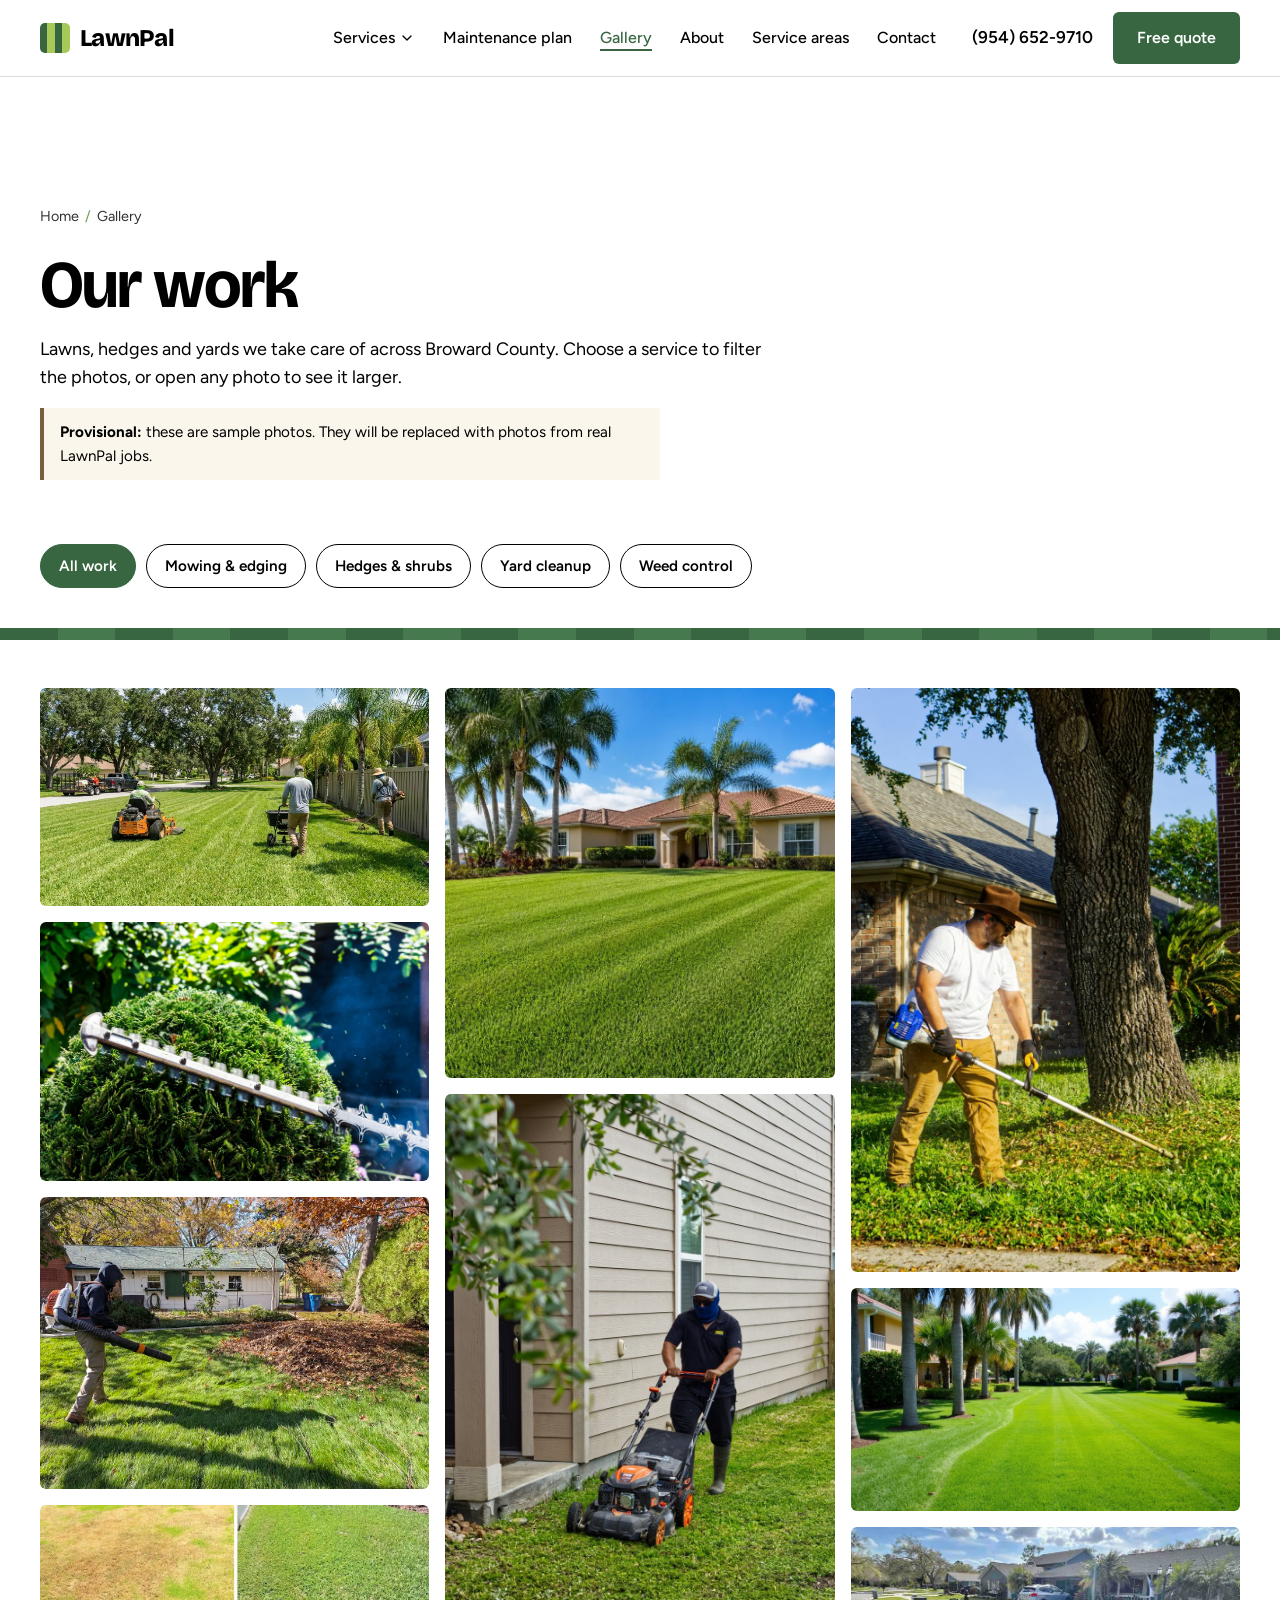
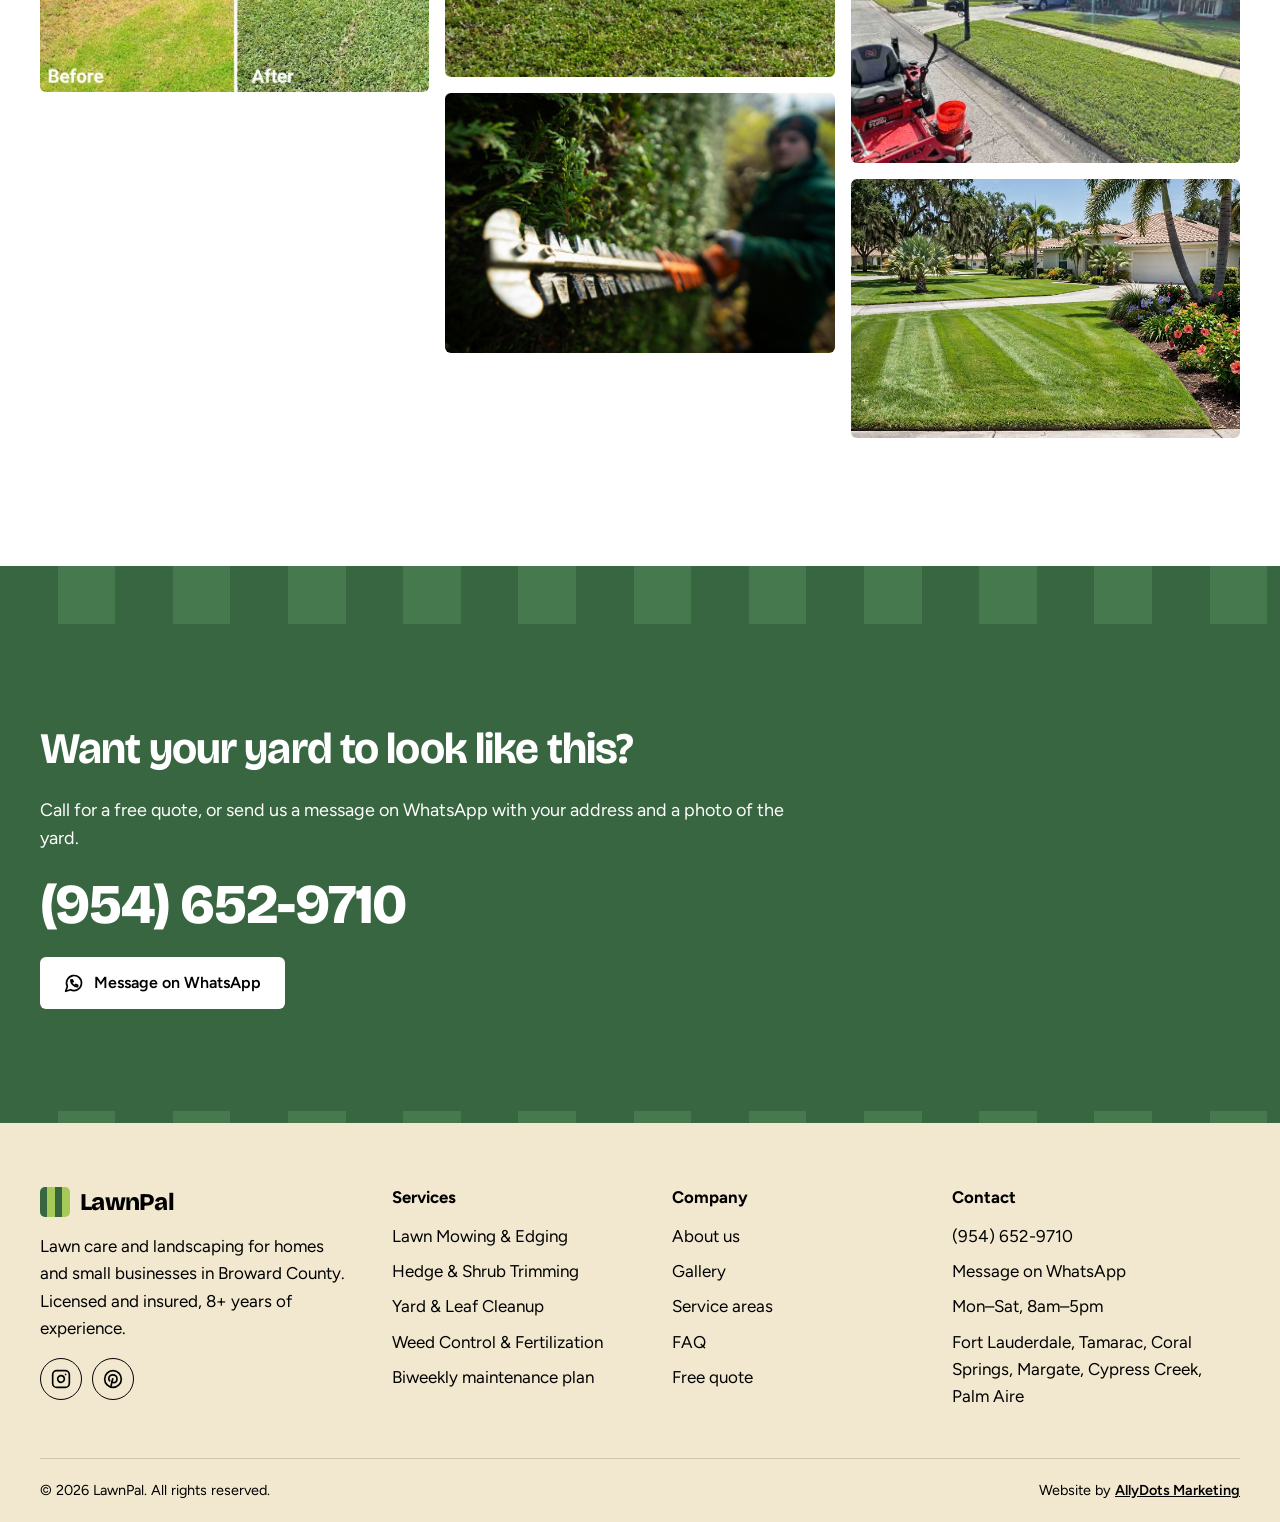
<file: gallery/index.html>
<!doctype html>
<html lang="en">
<head>
<meta charset="utf-8">
<meta name="viewport" content="width=device-width, initial-scale=1">
<title>Lawn Care Gallery in Fort Lauderdale &amp; Tamarac, FL | LawnPal</title>
<meta name="description" content="Photos of lawn mowing, hedge trimming, yard cleanup and weed control work by LawnPal in Broward County, FL.">
<meta name="robots" content="noindex, nofollow">
<link rel="canonical" href="https://allydotsmarketing.github.io/LawnPal_Demo03/gallery/">
<meta property="og:type" content="website">
<meta property="og:title" content="Lawn Care Gallery in Fort Lauderdale &amp; Tamarac, FL | LawnPal">
<meta property="og:description" content="Photos of lawn mowing, hedge trimming, yard cleanup and weed control work by LawnPal in Broward County, FL.">
<meta property="og:url" content="https://allydotsmarketing.github.io/LawnPal_Demo03/gallery/">
<meta property="og:image" content="https://allydotsmarketing.github.io/LawnPal_Demo03/assets/img/hero-crew-mowing.webp">
<meta name="theme-color" content="#386641">
<link rel="icon" href="../assets/favicon.svg" type="image/svg+xml">
<link rel="preconnect" href="https://fonts.googleapis.com">
<link rel="preconnect" href="https://fonts.gstatic.com" crossorigin>
<link href="https://fonts.googleapis.com/css2?family=Bricolage+Grotesque:opsz,wght@12..96,500..800&family=Figtree:wght@400;500;600;700&display=swap" rel="stylesheet">
<link rel="stylesheet" href="../assets/css/styles.css">
<script type="application/ld+json">{"@context": "https://schema.org", "@type": "HomeAndConstructionBusiness", "name": "LawnPal", "url": "https://allydotsmarketing.github.io/LawnPal_Demo03/", "telephone": "+19546529710", "image": "https://allydotsmarketing.github.io/LawnPal_Demo03/assets/img/hero-crew-mowing.webp", "address": {"@type": "PostalAddress", "addressRegion": "FL", "addressCountry": "US"}, "areaServed": [{"@type": "City", "name": "Fort Lauderdale, FL"}, {"@type": "City", "name": "Tamarac, FL"}, {"@type": "City", "name": "Coral Springs, FL"}, {"@type": "City", "name": "Margate, FL"}, {"@type": "City", "name": "Cypress Creek, FL"}, {"@type": "City", "name": "Palm Aire, FL"}], "openingHoursSpecification": [{"@type": "OpeningHoursSpecification", "dayOfWeek": ["Monday", "Tuesday", "Wednesday", "Thursday", "Friday", "Saturday"], "opens": "08:00", "closes": "17:00"}]}</script>
<script type="application/ld+json">{"@context": "https://schema.org", "@type": "BreadcrumbList", "itemListElement": [{"@type": "ListItem", "position": 1, "name": "Home", "item": "https://allydotsmarketing.github.io/LawnPal_Demo03/"}, {"@type": "ListItem", "position": 2, "name": "Gallery", "item": "https://allydotsmarketing.github.io/LawnPal_Demo03/gallery/"}]}</script>
</head>
<body>
<a class="skip" href="#main">Skip to content</a>
<header class="site-header">
  <div class="container header-inner">
    <a class="logo" href="../" aria-label="LawnPal home"><span class="logo-mark" aria-hidden="true"></span>LawnPal</a>
    <button class="menu-toggle" aria-expanded="false" aria-controls="site-nav" aria-label="Menu"><svg viewBox="0 0 24 24" fill="none" stroke="currentColor" stroke-width="2" stroke-linecap="round" stroke-linejoin="round" aria-hidden="true"><path d="M4 6h16M4 12h16M4 18h16"/></svg></button>
    <nav class="nav" id="site-nav" aria-label="Main">
      <ul class="nav-list">
        <li>
          <button class="nav-link" data-submenu aria-expanded="false" aria-controls="services-menu">Services <svg viewBox="0 0 24 24" fill="none" stroke="currentColor" stroke-width="2" stroke-linecap="round" stroke-linejoin="round" aria-hidden="true"><path d="m6 9 6 6 6-6"/></svg></button>
          <ul class="submenu" id="services-menu"><li><a href="../services/lawn-mowing-edging/">Lawn Mowing &amp; Edging</a></li><li><a href="../services/hedge-shrub-trimming/">Hedge &amp; Shrub Trimming</a></li><li><a href="../services/yard-leaf-cleanup/">Yard &amp; Leaf Cleanup</a></li><li><a href="../services/weed-control-fertilization/">Weed Control &amp; Fertilization</a></li></ul>
        </li>
        <li><a class="nav-link" href="../biweekly-lawn-maintenance/">Maintenance plan</a></li>
        <li><a class="nav-link" href="../gallery/" aria-current="page">Gallery</a></li>
        <li><a class="nav-link" href="../about/">About</a></li>
        <li><a class="nav-link" href="../#areas">Service areas</a></li>
        <li><a class="nav-link" href="../contact/">Contact</a></li>
      </ul>
      <div class="nav-mobile-cta">
        <a class="btn btn--primary" href="tel:+19546529710"><svg viewBox="0 0 24 24" fill="none" stroke="currentColor" stroke-width="2" stroke-linecap="round" stroke-linejoin="round" aria-hidden="true"><path d="M22 16.92v3a2 2 0 0 1-2.18 2 19.79 19.79 0 0 1-8.63-3.07 19.5 19.5 0 0 1-6-6 19.79 19.79 0 0 1-3.07-8.67A2 2 0 0 1 4.11 2h3a2 2 0 0 1 2 1.72 12.84 12.84 0 0 0 .7 2.81 2 2 0 0 1-.45 2.11L8.09 9.91a16 16 0 0 0 6 6l1.27-1.27a2 2 0 0 1 2.11-.45 12.84 12.84 0 0 0 2.81.7A2 2 0 0 1 22 16.92z"/></svg> Call (954) 652-9710</a>
        <a class="btn btn--outline" href="../contact/">Get a free quote</a>
      </div>
    </nav>
    <div class="header-cta">
      <a class="header-phone" href="tel:+19546529710">(954) 652-9710</a>
      <a class="btn btn--primary" href="../contact/">Free quote</a>
    </div>
  </div>
</header>

<main id="main">
  <section class="section gallery-top">
    <div class="container">
      <nav class="crumbs" aria-label="Breadcrumb"><ol><li><a href="../">Home</a></li><li aria-current="page">Gallery</li></ol></nav>
      <div class="section-head" style="margin-top:24px">
        <h1>Our work</h1>
        <p class="lede">Lawns, hedges and yards we take care of across Broward County. Choose a service to filter the photos, or open any photo to see it larger.</p>
        <p class="demo-note"><strong>Provisional:</strong> these are sample photos. They will be replaced with photos from real LawnPal jobs.</p>
      </div>
      <div class="filters" role="group" aria-label="Filter photos by service"><button type="button" class="filter" data-filter="all" aria-pressed="true">All work</button><button type="button" class="filter" data-filter="mowing" aria-pressed="false">Mowing &amp; edging</button><button type="button" class="filter" data-filter="hedges" aria-pressed="false">Hedges &amp; shrubs</button><button type="button" class="filter" data-filter="cleanup" aria-pressed="false">Yard cleanup</button><button type="button" class="filter" data-filter="weeds" aria-pressed="false">Weed control</button></div>
    </div>
  </section>
  <div class="mow mow--thin" aria-hidden="true"></div>
  <section class="section" style="padding-top:48px">
    <div class="container">
      <ul class="gallery" id="gallery"><li class="g-item" data-cat="mowing"><button type="button" class="g-open" data-full="../assets/img/hero-crew-mowing.webp" data-caption="Lawn crew mowing, fertilizing and trimming a residential lawn"><img src="../assets/img/hero-crew-mowing.webp" alt="Lawn crew mowing, fertilizing and trimming a residential lawn" width="1376" height="768" loading="lazy"></button></li><li class="g-item" data-cat="hedges"><button type="button" class="g-open" data-full="../assets/img/hedge-trimming.jpg" data-caption="Round shrub being shaped with a hedge trimmer"><img src="../assets/img/hedge-trimming.jpg" alt="Round shrub being shaped with a hedge trimmer" width="1600" height="1067" loading="lazy"></button></li><li class="g-item" data-cat="cleanup"><button type="button" class="g-open" data-full="../assets/img/leaf-cleanup-blower.webp" data-caption="Dry leaves being blown off a backyard lawn"><img src="../assets/img/leaf-cleanup-blower.webp" alt="Dry leaves being blown off a backyard lawn" width="1000" height="750" loading="lazy"></button></li><li class="g-item" data-cat="weeds"><button type="button" class="g-open" data-full="../assets/img/fertilization-before-after.webp" data-caption="Before and after fertilization and weed control"><img src="../assets/img/fertilization-before-after.webp" alt="Before and after fertilization and weed control" width="1000" height="480" loading="lazy"></button></li><li class="g-item" data-cat="mowing"><button type="button" class="g-open" data-full="../assets/img/maintenance-striped-lawn.webp" data-caption="Striped lawn in front of a Florida home"><img src="../assets/img/maintenance-striped-lawn.webp" alt="Striped lawn in front of a Florida home" width="800" height="800" loading="lazy"></button></li><li class="g-item" data-cat="mowing"><button type="button" class="g-open" data-full="../assets/img/mowing-push-mower.jpg" data-caption="Mowing the side yard of a home"><img src="../assets/img/mowing-push-mower.jpg" alt="Mowing the side yard of a home" width="867" height="1300" loading="lazy"></button></li><li class="g-item" data-cat="hedges"><button type="button" class="g-open" data-full="../assets/img/hedge-trimmer-closeup.jpg" data-caption="Trimming along a tall hedge"><img src="../assets/img/hedge-trimmer-closeup.jpg" alt="Trimming along a tall hedge" width="1600" height="1066" loading="lazy"></button></li><li class="g-item" data-cat="cleanup"><button type="button" class="g-open" data-full="../assets/img/edging-string-trimmer.jpg" data-caption="Trimming grass and leaves around a tree"><img src="../assets/img/edging-string-trimmer.jpg" alt="Trimming grass and leaves around a tree" width="867" height="1300" loading="lazy"></button></li><li class="g-item" data-cat="weeds"><button type="button" class="g-open" data-full="../assets/img/florida-lawn-palms.jpg" data-caption="Thick green lawn with palm trees and hedges"><img src="../assets/img/florida-lawn-palms.jpg" alt="Thick green lawn with palm trees and hedges" width="896" height="512" loading="lazy"></button></li><li class="g-item" data-cat="mowing"><button type="button" class="g-open" data-full="../assets/img/curb-edging.jpg" data-caption="Freshly edged lawn along a curb"><img src="../assets/img/curb-edging.jpg" alt="Freshly edged lawn along a curb" width="800" height="485" loading="lazy"></button></li><li class="g-item" data-cat="hedges"><button type="button" class="g-open" data-full="../assets/img/striped-lawn-flowers.jpg" data-caption="Striped lawn beside trimmed shrubs and flowers"><img src="../assets/img/striped-lawn-flowers.jpg" alt="Striped lawn beside trimmed shrubs and flowers" width="678" height="452" loading="lazy"></button></li></ul>
      <p class="gallery-empty" hidden>No photos for this service yet.</p>
    </div>
  </section>
  <dialog class="lightbox" id="lightbox" aria-label="Photo viewer">
    <form method="dialog"><button class="lightbox-close" aria-label="Close photo"><svg viewBox="0 0 24 24" fill="none" stroke="currentColor" stroke-width="2" stroke-linecap="round" stroke-linejoin="round" aria-hidden="true"><path d="M12 5v14M5 12h14"/></svg></button></form>
    <img alt="">
    <p class="lightbox-caption"></p>
  </dialog>
</main>
<section class="cta-band" aria-labelledby="cta-title">
  <div class="mow" aria-hidden="true"></div>
  <div class="container">
    <h2 id="cta-title">Want your yard to look like this?</h2>
    <p class="lede">Call for a free quote, or send us a message on WhatsApp with your address and a photo of the yard.</p>
    <a class="phone-big" href="tel:+19546529710" aria-label="Call (954) 652-9710">(954) 652-9710</a>
    <a class="btn btn--light" href="https://wa.me/19546529710?text=Hi%20LawnPal%21%20I%27d%20like%20a%20free%20quote.%20My%20address%20or%20ZIP%20code%20is%3A%20"><svg viewBox="0 0 24 24" fill="none" stroke="currentColor" stroke-width="2" stroke-linecap="round" stroke-linejoin="round" aria-hidden="true"><path d="M7.9 20A9 9 0 1 0 4 16.1L2 22Z"/><path d="M8.5 10.5c.5 2 2.5 4 4.5 4.5l1.3-1.3 2.2 1-.4 1.8c-3.6.3-8.2-4.3-7.9-7.9l1.8-.4 1 2.2Z"/></svg> Message on WhatsApp</a>
  </div>
</section>
<div class="mow mow--thin" aria-hidden="true"></div>
<footer class="site-footer">
  <div class="container footer-grid">
    <div class="footer-about">
      <a class="logo" href="../"><span class="logo-mark" aria-hidden="true"></span>LawnPal</a>
      <p>Lawn care and landscaping for homes and small businesses in Broward County. Licensed and insured, 8+ years of experience.</p>
      <div class="socials">
        <a href="#" aria-label="LawnPal on Instagram"><svg viewBox="0 0 24 24" fill="none" stroke="currentColor" stroke-width="2" stroke-linecap="round" stroke-linejoin="round" aria-hidden="true"><rect x="2" y="2" width="20" height="20" rx="5"/><path d="M16 11.37A4 4 0 1 1 12.63 8 4 4 0 0 1 16 11.37z"/><path d="M17.5 6.5h.01"/></svg></a>
        <a href="#" aria-label="LawnPal on Pinterest"><svg viewBox="0 0 24 24" fill="none" stroke="currentColor" stroke-width="2" stroke-linecap="round" stroke-linejoin="round" aria-hidden="true"><circle cx="12" cy="12" r="10"/><path d="m9.5 21 2.2-9.3"/><path d="M10.6 15.3c.5.6 1.3 1 2.2 1 2.4 0 4-2.1 4-4.7 0-2.8-2.2-4.6-4.9-4.6-3 0-5 2.1-5 4.6 0 1 .4 2 1.1 2.5"/></svg></a>
      </div>
    </div>
    <div>
      <h2>Services</h2>
      <ul><li><a href="../services/lawn-mowing-edging/">Lawn Mowing &amp; Edging</a></li><li><a href="../services/hedge-shrub-trimming/">Hedge &amp; Shrub Trimming</a></li><li><a href="../services/yard-leaf-cleanup/">Yard &amp; Leaf Cleanup</a></li><li><a href="../services/weed-control-fertilization/">Weed Control &amp; Fertilization</a></li><li><a href="../biweekly-lawn-maintenance/">Biweekly maintenance plan</a></li></ul>
    </div>
    <div>
      <h2>Company</h2>
      <ul>
        <li><a href="../about/">About us</a></li>
        <li><a href="../gallery/">Gallery</a></li>
        <li><a href="../#areas">Service areas</a></li>
        <li><a href="../#faq">FAQ</a></li>
        <li><a href="../contact/">Free quote</a></li>
      </ul>
    </div>
    <div>
      <h2>Contact</h2>
      <ul>
        <li><a href="tel:+19546529710">(954) 652-9710</a></li>
        <li><a href="https://wa.me/19546529710?text=Hi%20LawnPal%21%20I%27d%20like%20a%20free%20quote.%20My%20address%20or%20ZIP%20code%20is%3A%20">Message on WhatsApp</a></li>
        <li>Mon–Sat, 8am–5pm</li>
        <li>Fort Lauderdale, Tamarac, Coral Springs, Margate, Cypress Creek, Palm Aire</li>
      </ul>
    </div>
  </div>
  <div class="container footer-bottom">
    <span>© 2026 LawnPal. All rights reserved.</span>
    <span>Website by <a href="https://allydotsmarketing.com" target="_blank" rel="noopener">AllyDots Marketing<span class="visually-hidden"> (opens in a new tab)</span></a></span>
  </div>
</footer>
<nav class="mobile-bar" aria-label="Quick contact">
  <a href="tel:+19546529710"><svg viewBox="0 0 24 24" fill="none" stroke="currentColor" stroke-width="2" stroke-linecap="round" stroke-linejoin="round" aria-hidden="true"><path d="M22 16.92v3a2 2 0 0 1-2.18 2 19.79 19.79 0 0 1-8.63-3.07 19.5 19.5 0 0 1-6-6 19.79 19.79 0 0 1-3.07-8.67A2 2 0 0 1 4.11 2h3a2 2 0 0 1 2 1.72 12.84 12.84 0 0 0 .7 2.81 2 2 0 0 1-.45 2.11L8.09 9.91a16 16 0 0 0 6 6l1.27-1.27a2 2 0 0 1 2.11-.45 12.84 12.84 0 0 0 2.81.7A2 2 0 0 1 22 16.92z"/></svg> Call</a>
  <a href="https://wa.me/19546529710?text=Hi%20LawnPal%21%20I%27d%20like%20a%20free%20quote.%20My%20address%20or%20ZIP%20code%20is%3A%20"><svg viewBox="0 0 24 24" fill="none" stroke="currentColor" stroke-width="2" stroke-linecap="round" stroke-linejoin="round" aria-hidden="true"><path d="M7.9 20A9 9 0 1 0 4 16.1L2 22Z"/><path d="M8.5 10.5c.5 2 2.5 4 4.5 4.5l1.3-1.3 2.2 1-.4 1.8c-3.6.3-8.2-4.3-7.9-7.9l1.8-.4 1 2.2Z"/></svg> WhatsApp</a>
</nav>
<script src="../assets/js/main.js" defer></script>
</body>
</html>
</file>
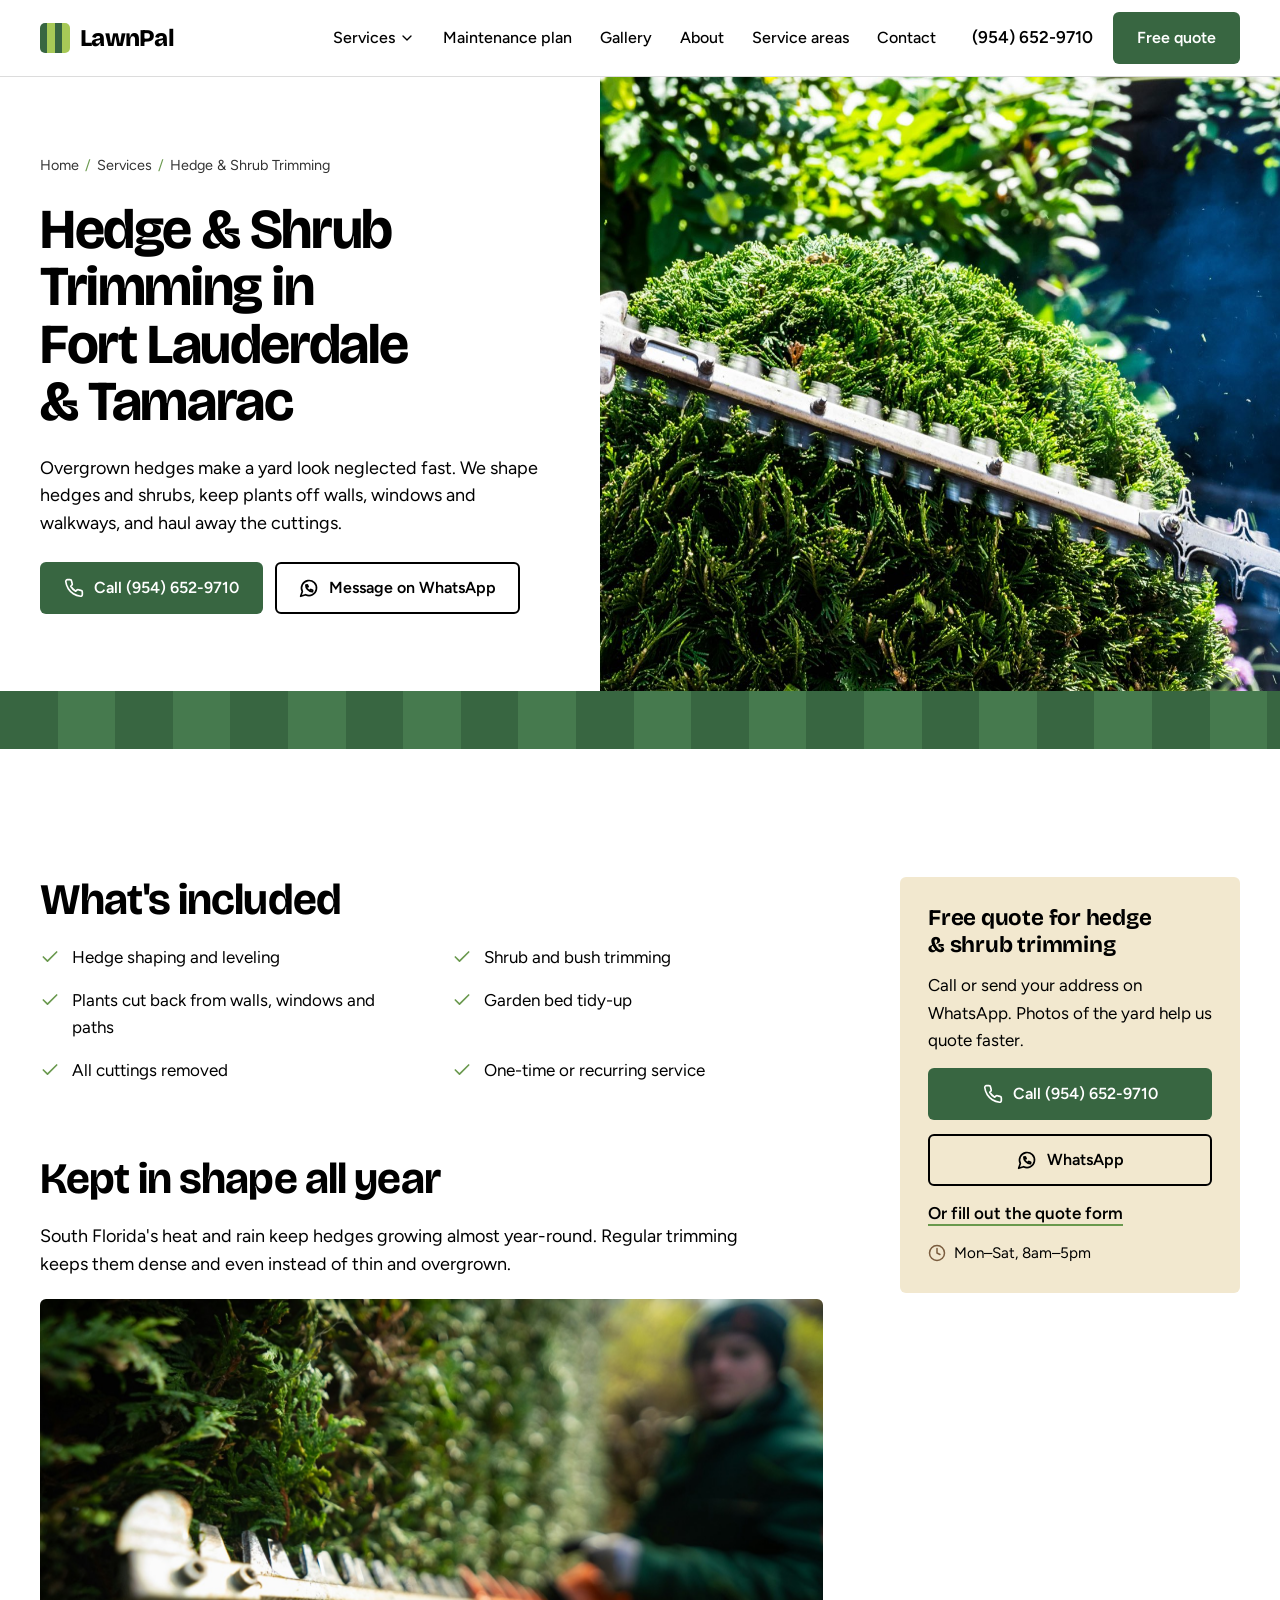
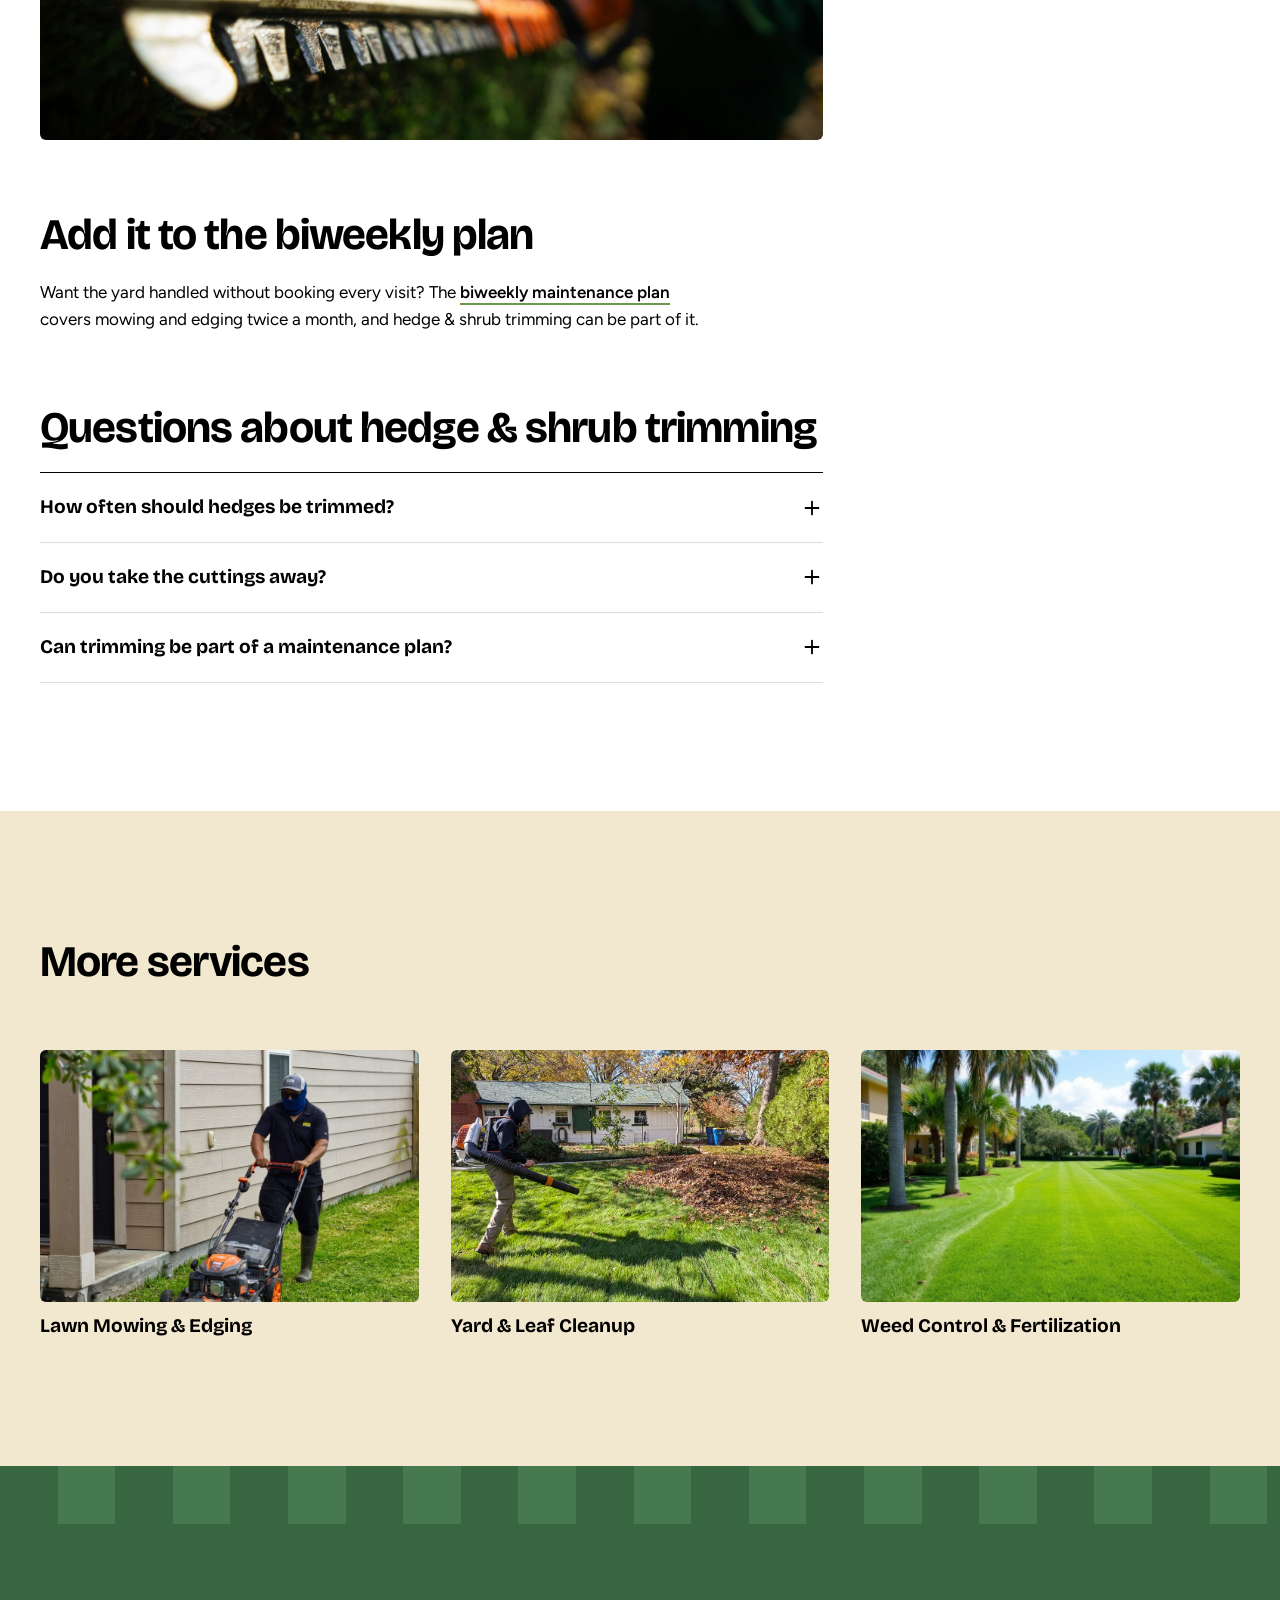
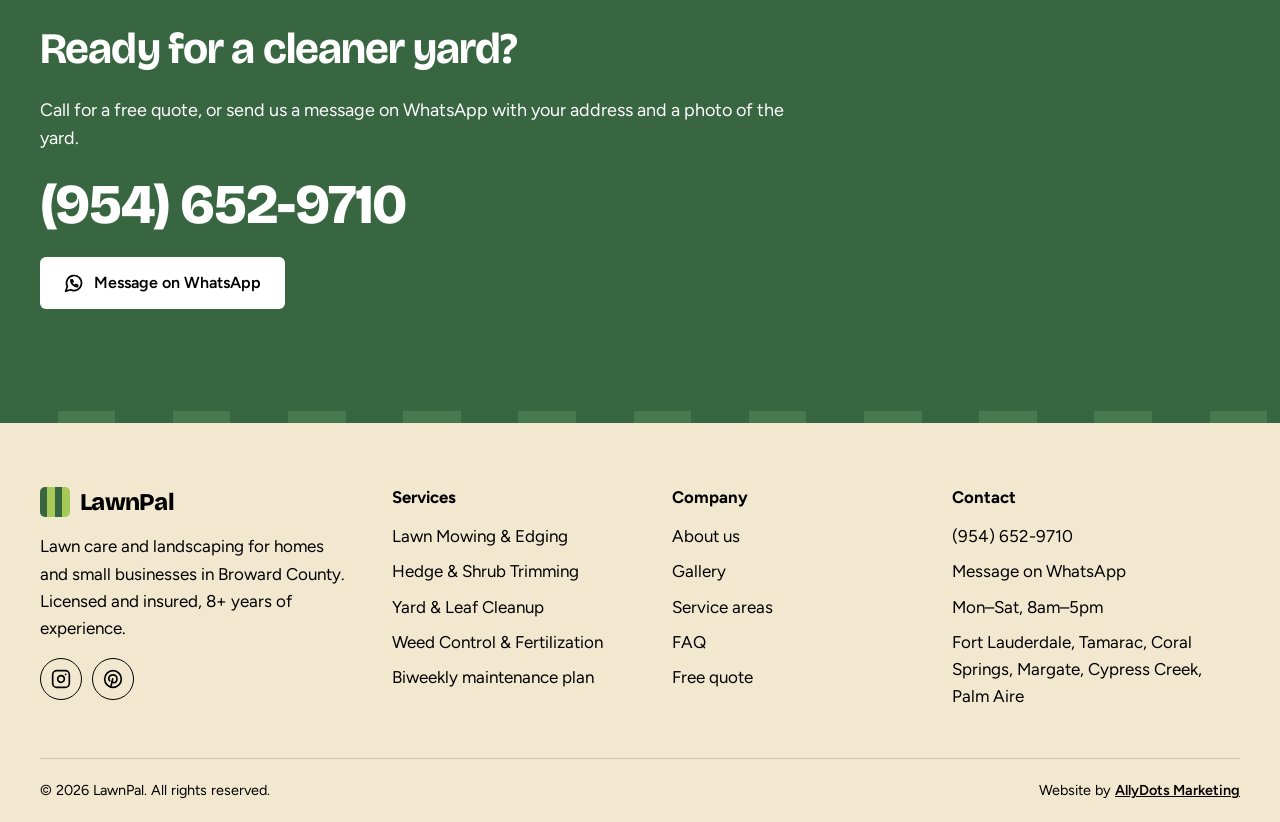
<file: services/hedge-shrub-trimming/index.html>
<!doctype html>
<html lang="en">
<head>
<meta charset="utf-8">
<meta name="viewport" content="width=device-width, initial-scale=1">
<title>Hedge &amp; Shrub Trimming in Fort Lauderdale &amp; Tamarac, FL | LawnPal</title>
<meta name="description" content="Hedge and shrub trimming in Fort Lauderdale &amp; Tamarac, FL. Neat, even hedges and tidy garden beds, with all cuttings removed. Free quotes.">
<meta name="robots" content="noindex, nofollow">
<link rel="canonical" href="https://allydotsmarketing.github.io/LawnPal_Demo03/services/hedge-shrub-trimming/">
<meta property="og:type" content="website">
<meta property="og:title" content="Hedge &amp; Shrub Trimming in Fort Lauderdale &amp; Tamarac, FL | LawnPal">
<meta property="og:description" content="Hedge and shrub trimming in Fort Lauderdale &amp; Tamarac, FL. Neat, even hedges and tidy garden beds, with all cuttings removed. Free quotes.">
<meta property="og:url" content="https://allydotsmarketing.github.io/LawnPal_Demo03/services/hedge-shrub-trimming/">
<meta property="og:image" content="https://allydotsmarketing.github.io/LawnPal_Demo03/assets/img/hero-crew-mowing.webp">
<meta name="theme-color" content="#386641">
<link rel="icon" href="../../assets/favicon.svg" type="image/svg+xml">
<link rel="preconnect" href="https://fonts.googleapis.com">
<link rel="preconnect" href="https://fonts.gstatic.com" crossorigin>
<link href="https://fonts.googleapis.com/css2?family=Bricolage+Grotesque:opsz,wght@12..96,500..800&family=Figtree:wght@400;500;600;700&display=swap" rel="stylesheet">
<link rel="stylesheet" href="../../assets/css/styles.css">
<script type="application/ld+json">{"@context": "https://schema.org", "@type": "HomeAndConstructionBusiness", "name": "LawnPal", "url": "https://allydotsmarketing.github.io/LawnPal_Demo03/", "telephone": "+19546529710", "image": "https://allydotsmarketing.github.io/LawnPal_Demo03/assets/img/hero-crew-mowing.webp", "address": {"@type": "PostalAddress", "addressRegion": "FL", "addressCountry": "US"}, "areaServed": [{"@type": "City", "name": "Fort Lauderdale, FL"}, {"@type": "City", "name": "Tamarac, FL"}, {"@type": "City", "name": "Coral Springs, FL"}, {"@type": "City", "name": "Margate, FL"}, {"@type": "City", "name": "Cypress Creek, FL"}, {"@type": "City", "name": "Palm Aire, FL"}], "openingHoursSpecification": [{"@type": "OpeningHoursSpecification", "dayOfWeek": ["Monday", "Tuesday", "Wednesday", "Thursday", "Friday", "Saturday"], "opens": "08:00", "closes": "17:00"}]}</script>
<script type="application/ld+json">{"@context": "https://schema.org", "@type": "Service", "name": "Hedge & Shrub Trimming", "serviceType": "Hedge & Shrub Trimming", "description": "Hedge and shrub trimming in Fort Lauderdale & Tamarac, FL. Neat, even hedges and tidy garden beds, with all cuttings removed. Free quotes.", "provider": {"@type": "HomeAndConstructionBusiness", "name": "LawnPal", "telephone": "+19546529710"}, "areaServed": [{"@type": "City", "name": "Fort Lauderdale, FL"}, {"@type": "City", "name": "Tamarac, FL"}, {"@type": "City", "name": "Coral Springs, FL"}, {"@type": "City", "name": "Margate, FL"}, {"@type": "City", "name": "Cypress Creek, FL"}, {"@type": "City", "name": "Palm Aire, FL"}], "url": "https://allydotsmarketing.github.io/LawnPal_Demo03/services/hedge-shrub-trimming/"}</script>
<script type="application/ld+json">{"@context": "https://schema.org", "@type": "FAQPage", "mainEntity": [{"@type": "Question", "name": "How often should hedges be trimmed?", "acceptedAnswer": {"@type": "Answer", "text": "Most hedges here look their best trimmed every one to two months during the growing season."}}, {"@type": "Question", "name": "Do you take the cuttings away?", "acceptedAnswer": {"@type": "Answer", "text": "Yes. We clean up and remove all cuttings when we're done."}}, {"@type": "Question", "name": "Can trimming be part of a maintenance plan?", "acceptedAnswer": {"@type": "Answer", "text": "Yes. Hedge and shrub trimming can be added to the biweekly maintenance plan."}}]}</script>
<script type="application/ld+json">{"@context": "https://schema.org", "@type": "BreadcrumbList", "itemListElement": [{"@type": "ListItem", "position": 1, "name": "Home", "item": "https://allydotsmarketing.github.io/LawnPal_Demo03/"}, {"@type": "ListItem", "position": 2, "name": "Hedge & Shrub Trimming", "item": "https://allydotsmarketing.github.io/LawnPal_Demo03/services/hedge-shrub-trimming/"}]}</script>
</head>
<body>
<a class="skip" href="#main">Skip to content</a>
<header class="site-header">
  <div class="container header-inner">
    <a class="logo" href="../../" aria-label="LawnPal home"><span class="logo-mark" aria-hidden="true"></span>LawnPal</a>
    <button class="menu-toggle" aria-expanded="false" aria-controls="site-nav" aria-label="Menu"><svg viewBox="0 0 24 24" fill="none" stroke="currentColor" stroke-width="2" stroke-linecap="round" stroke-linejoin="round" aria-hidden="true"><path d="M4 6h16M4 12h16M4 18h16"/></svg></button>
    <nav class="nav" id="site-nav" aria-label="Main">
      <ul class="nav-list">
        <li>
          <button class="nav-link" data-submenu aria-expanded="false" aria-controls="services-menu">Services <svg viewBox="0 0 24 24" fill="none" stroke="currentColor" stroke-width="2" stroke-linecap="round" stroke-linejoin="round" aria-hidden="true"><path d="m6 9 6 6 6-6"/></svg></button>
          <ul class="submenu" id="services-menu"><li><a href="../../services/lawn-mowing-edging/">Lawn Mowing &amp; Edging</a></li><li><a href="../../services/hedge-shrub-trimming/" aria-current="page">Hedge &amp; Shrub Trimming</a></li><li><a href="../../services/yard-leaf-cleanup/">Yard &amp; Leaf Cleanup</a></li><li><a href="../../services/weed-control-fertilization/">Weed Control &amp; Fertilization</a></li></ul>
        </li>
        <li><a class="nav-link" href="../../biweekly-lawn-maintenance/">Maintenance plan</a></li>
        <li><a class="nav-link" href="../../gallery/">Gallery</a></li>
        <li><a class="nav-link" href="../../about/">About</a></li>
        <li><a class="nav-link" href="../../#areas">Service areas</a></li>
        <li><a class="nav-link" href="../../contact/">Contact</a></li>
      </ul>
      <div class="nav-mobile-cta">
        <a class="btn btn--primary" href="tel:+19546529710"><svg viewBox="0 0 24 24" fill="none" stroke="currentColor" stroke-width="2" stroke-linecap="round" stroke-linejoin="round" aria-hidden="true"><path d="M22 16.92v3a2 2 0 0 1-2.18 2 19.79 19.79 0 0 1-8.63-3.07 19.5 19.5 0 0 1-6-6 19.79 19.79 0 0 1-3.07-8.67A2 2 0 0 1 4.11 2h3a2 2 0 0 1 2 1.72 12.84 12.84 0 0 0 .7 2.81 2 2 0 0 1-.45 2.11L8.09 9.91a16 16 0 0 0 6 6l1.27-1.27a2 2 0 0 1 2.11-.45 12.84 12.84 0 0 0 2.81.7A2 2 0 0 1 22 16.92z"/></svg> Call (954) 652-9710</a>
        <a class="btn btn--outline" href="../../contact/">Get a free quote</a>
      </div>
    </nav>
    <div class="header-cta">
      <a class="header-phone" href="tel:+19546529710">(954) 652-9710</a>
      <a class="btn btn--primary" href="../../contact/">Free quote</a>
    </div>
  </div>
</header>

<main id="main">
  <section class="hero page-hero">
    <div class="hero-copy">
      <nav class="crumbs" aria-label="Breadcrumb"><ol><li><a href="../../">Home</a></li><li><a href="../../#services">Services</a></li><li aria-current="page">Hedge &amp; Shrub Trimming</li></ol></nav>
      <h1>Hedge &amp; Shrub Trimming in Fort Lauderdale & Tamarac</h1>
      <p class="lede">Overgrown hedges make a yard look neglected fast. We shape hedges and shrubs, keep plants off walls, windows and walkways, and haul away the cuttings.</p>
      <div class="btn-row">
  <a class="btn btn--primary" href="tel:+19546529710"><svg viewBox="0 0 24 24" fill="none" stroke="currentColor" stroke-width="2" stroke-linecap="round" stroke-linejoin="round" aria-hidden="true"><path d="M22 16.92v3a2 2 0 0 1-2.18 2 19.79 19.79 0 0 1-8.63-3.07 19.5 19.5 0 0 1-6-6 19.79 19.79 0 0 1-3.07-8.67A2 2 0 0 1 4.11 2h3a2 2 0 0 1 2 1.72 12.84 12.84 0 0 0 .7 2.81 2 2 0 0 1-.45 2.11L8.09 9.91a16 16 0 0 0 6 6l1.27-1.27a2 2 0 0 1 2.11-.45 12.84 12.84 0 0 0 2.81.7A2 2 0 0 1 22 16.92z"/></svg> Call (954) 652-9710</a>
  <a class="btn btn--outline" href="https://wa.me/19546529710?text=Hi%20LawnPal%21%20I%27d%20like%20a%20free%20quote%20for%20hedge%20%26%20shrub%20trimming.%20My%20address%20or%20ZIP%20code%20is%3A%20"><svg viewBox="0 0 24 24" fill="none" stroke="currentColor" stroke-width="2" stroke-linecap="round" stroke-linejoin="round" aria-hidden="true"><path d="M7.9 20A9 9 0 1 0 4 16.1L2 22Z"/><path d="M8.5 10.5c.5 2 2.5 4 4.5 4.5l1.3-1.3 2.2 1-.4 1.8c-3.6.3-8.2-4.3-7.9-7.9l1.8-.4 1 2.2Z"/></svg> Message on WhatsApp</a>
</div>
    </div>
    <div class="hero-media">
      <img src="../../assets/img/hedge-trimming.jpg" alt="Hedge trimmer shaping a round evergreen shrub" fetchpriority="high">
    </div>
  </section>
  <div class="mow mow--reveal" aria-hidden="true"></div>

  <section class="section">
    <div class="container with-aside">
      <div class="main">
        <div>
          <h2>What's included</h2>
          <ul class="checks checks--two"><li><svg viewBox="0 0 24 24" fill="none" stroke="currentColor" stroke-width="2" stroke-linecap="round" stroke-linejoin="round" aria-hidden="true"><path d="M20 6 9 17l-5-5"/></svg><span>Hedge shaping and leveling</span></li><li><svg viewBox="0 0 24 24" fill="none" stroke="currentColor" stroke-width="2" stroke-linecap="round" stroke-linejoin="round" aria-hidden="true"><path d="M20 6 9 17l-5-5"/></svg><span>Shrub and bush trimming</span></li><li><svg viewBox="0 0 24 24" fill="none" stroke="currentColor" stroke-width="2" stroke-linecap="round" stroke-linejoin="round" aria-hidden="true"><path d="M20 6 9 17l-5-5"/></svg><span>Plants cut back from walls, windows and paths</span></li><li><svg viewBox="0 0 24 24" fill="none" stroke="currentColor" stroke-width="2" stroke-linecap="round" stroke-linejoin="round" aria-hidden="true"><path d="M20 6 9 17l-5-5"/></svg><span>Garden bed tidy-up</span></li><li><svg viewBox="0 0 24 24" fill="none" stroke="currentColor" stroke-width="2" stroke-linecap="round" stroke-linejoin="round" aria-hidden="true"><path d="M20 6 9 17l-5-5"/></svg><span>All cuttings removed</span></li><li><svg viewBox="0 0 24 24" fill="none" stroke="currentColor" stroke-width="2" stroke-linecap="round" stroke-linejoin="round" aria-hidden="true"><path d="M20 6 9 17l-5-5"/></svg><span>One-time or recurring service</span></li></ul>
        </div>
        <div>
          <h2>Kept in shape all year</h2>
          <p class="lede">South Florida&#x27;s heat and rain keep hedges growing almost year-round. Regular trimming keeps them dense and even instead of thin and overgrown.</p>
          <img class="photo-wide" src="../../assets/img/hedge-trimmer-closeup.jpg" alt="Close-up of a hedge trimmer cutting along a tall hedge" loading="lazy">
        </div>
        <div>
          <h2>Add it to the biweekly plan</h2>
          <p>Want the yard handled without booking every visit? The <a class="text-link" href="../../biweekly-lawn-maintenance/">biweekly maintenance plan</a> covers mowing and edging twice a month, and hedge &amp; shrub trimming can be part of it.</p>
        </div>
        <div>
          <h2>Questions about hedge &amp; shrub trimming</h2>
          <div class="faq"><details><summary>How often should hedges be trimmed?<svg viewBox="0 0 24 24" fill="none" stroke="currentColor" stroke-width="2" stroke-linecap="round" stroke-linejoin="round" aria-hidden="true"><path d="M12 5v14M5 12h14"/></svg></summary><div class="answer"><p>Most hedges here look their best trimmed every one to two months during the growing season.</p></div></details><details><summary>Do you take the cuttings away?<svg viewBox="0 0 24 24" fill="none" stroke="currentColor" stroke-width="2" stroke-linecap="round" stroke-linejoin="round" aria-hidden="true"><path d="M12 5v14M5 12h14"/></svg></summary><div class="answer"><p>Yes. We clean up and remove all cuttings when we&#x27;re done.</p></div></details><details><summary>Can trimming be part of a maintenance plan?<svg viewBox="0 0 24 24" fill="none" stroke="currentColor" stroke-width="2" stroke-linecap="round" stroke-linejoin="round" aria-hidden="true"><path d="M12 5v14M5 12h14"/></svg></summary><div class="answer"><p>Yes. Hedge and shrub trimming can be added to the biweekly maintenance plan.</p></div></details></div>
        </div>
      </div>
      <aside class="aside-card" aria-label="Get a quote">
        <h3>Free quote for hedge &amp; shrub trimming</h3>
        <p>Call or send your address on WhatsApp. Photos of the yard help us quote faster.</p>
        <a class="btn btn--primary" href="tel:+19546529710"><svg viewBox="0 0 24 24" fill="none" stroke="currentColor" stroke-width="2" stroke-linecap="round" stroke-linejoin="round" aria-hidden="true"><path d="M22 16.92v3a2 2 0 0 1-2.18 2 19.79 19.79 0 0 1-8.63-3.07 19.5 19.5 0 0 1-6-6 19.79 19.79 0 0 1-3.07-8.67A2 2 0 0 1 4.11 2h3a2 2 0 0 1 2 1.72 12.84 12.84 0 0 0 .7 2.81 2 2 0 0 1-.45 2.11L8.09 9.91a16 16 0 0 0 6 6l1.27-1.27a2 2 0 0 1 2.11-.45 12.84 12.84 0 0 0 2.81.7A2 2 0 0 1 22 16.92z"/></svg> Call (954) 652-9710</a>
        <a class="btn btn--outline" href="https://wa.me/19546529710?text=Hi%20LawnPal%21%20I%27d%20like%20a%20free%20quote%20for%20hedge%20%26%20shrub%20trimming.%20My%20address%20or%20ZIP%20code%20is%3A%20"><svg viewBox="0 0 24 24" fill="none" stroke="currentColor" stroke-width="2" stroke-linecap="round" stroke-linejoin="round" aria-hidden="true"><path d="M7.9 20A9 9 0 1 0 4 16.1L2 22Z"/><path d="M8.5 10.5c.5 2 2.5 4 4.5 4.5l1.3-1.3 2.2 1-.4 1.8c-3.6.3-8.2-4.3-7.9-7.9l1.8-.4 1 2.2Z"/></svg> WhatsApp</a>
        <p><a class="text-link" href="../../contact/">Or fill out the quote form</a></p>
        <p class="hours"><svg viewBox="0 0 24 24" fill="none" stroke="currentColor" stroke-width="2" stroke-linecap="round" stroke-linejoin="round" aria-hidden="true"><circle cx="12" cy="12" r="10"/><path d="M12 6v6l4 2"/></svg> Mon–Sat, 8am–5pm</p>
      </aside>
    </div>
  </section>

  <section class="section section--cream" aria-labelledby="more-title">
    <div class="container">
      <div class="section-head"><h2 id="more-title">More services</h2></div>
      <div class="related"><a href="../../services/lawn-mowing-edging/"><img src="../../assets/img/mowing-push-mower.jpg" alt="" loading="lazy"><span>Lawn Mowing &amp; Edging</span></a><a href="../../services/yard-leaf-cleanup/"><img src="../../assets/img/leaf-cleanup-blower.webp" alt="" loading="lazy"><span>Yard &amp; Leaf Cleanup</span></a><a href="../../services/weed-control-fertilization/"><img src="../../assets/img/florida-lawn-palms.jpg" alt="" loading="lazy"><span>Weed Control &amp; Fertilization</span></a></div>
    </div>
  </section>
</main>
<section class="cta-band" aria-labelledby="cta-title">
  <div class="mow" aria-hidden="true"></div>
  <div class="container">
    <h2 id="cta-title">Ready for a cleaner yard?</h2>
    <p class="lede">Call for a free quote, or send us a message on WhatsApp with your address and a photo of the yard.</p>
    <a class="phone-big" href="tel:+19546529710" aria-label="Call (954) 652-9710">(954) 652-9710</a>
    <a class="btn btn--light" href="https://wa.me/19546529710?text=Hi%20LawnPal%21%20I%27d%20like%20a%20free%20quote%20for%20hedge%20%26%20shrub%20trimming.%20My%20address%20or%20ZIP%20code%20is%3A%20"><svg viewBox="0 0 24 24" fill="none" stroke="currentColor" stroke-width="2" stroke-linecap="round" stroke-linejoin="round" aria-hidden="true"><path d="M7.9 20A9 9 0 1 0 4 16.1L2 22Z"/><path d="M8.5 10.5c.5 2 2.5 4 4.5 4.5l1.3-1.3 2.2 1-.4 1.8c-3.6.3-8.2-4.3-7.9-7.9l1.8-.4 1 2.2Z"/></svg> Message on WhatsApp</a>
  </div>
</section>
<div class="mow mow--thin" aria-hidden="true"></div>
<footer class="site-footer">
  <div class="container footer-grid">
    <div class="footer-about">
      <a class="logo" href="../../"><span class="logo-mark" aria-hidden="true"></span>LawnPal</a>
      <p>Lawn care and landscaping for homes and small businesses in Broward County. Licensed and insured, 8+ years of experience.</p>
      <div class="socials">
        <a href="#" aria-label="LawnPal on Instagram"><svg viewBox="0 0 24 24" fill="none" stroke="currentColor" stroke-width="2" stroke-linecap="round" stroke-linejoin="round" aria-hidden="true"><rect x="2" y="2" width="20" height="20" rx="5"/><path d="M16 11.37A4 4 0 1 1 12.63 8 4 4 0 0 1 16 11.37z"/><path d="M17.5 6.5h.01"/></svg></a>
        <a href="#" aria-label="LawnPal on Pinterest"><svg viewBox="0 0 24 24" fill="none" stroke="currentColor" stroke-width="2" stroke-linecap="round" stroke-linejoin="round" aria-hidden="true"><circle cx="12" cy="12" r="10"/><path d="m9.5 21 2.2-9.3"/><path d="M10.6 15.3c.5.6 1.3 1 2.2 1 2.4 0 4-2.1 4-4.7 0-2.8-2.2-4.6-4.9-4.6-3 0-5 2.1-5 4.6 0 1 .4 2 1.1 2.5"/></svg></a>
      </div>
    </div>
    <div>
      <h2>Services</h2>
      <ul><li><a href="../../services/lawn-mowing-edging/">Lawn Mowing &amp; Edging</a></li><li><a href="../../services/hedge-shrub-trimming/">Hedge &amp; Shrub Trimming</a></li><li><a href="../../services/yard-leaf-cleanup/">Yard &amp; Leaf Cleanup</a></li><li><a href="../../services/weed-control-fertilization/">Weed Control &amp; Fertilization</a></li><li><a href="../../biweekly-lawn-maintenance/">Biweekly maintenance plan</a></li></ul>
    </div>
    <div>
      <h2>Company</h2>
      <ul>
        <li><a href="../../about/">About us</a></li>
        <li><a href="../../gallery/">Gallery</a></li>
        <li><a href="../../#areas">Service areas</a></li>
        <li><a href="../../#faq">FAQ</a></li>
        <li><a href="../../contact/">Free quote</a></li>
      </ul>
    </div>
    <div>
      <h2>Contact</h2>
      <ul>
        <li><a href="tel:+19546529710">(954) 652-9710</a></li>
        <li><a href="https://wa.me/19546529710?text=Hi%20LawnPal%21%20I%27d%20like%20a%20free%20quote.%20My%20address%20or%20ZIP%20code%20is%3A%20">Message on WhatsApp</a></li>
        <li>Mon–Sat, 8am–5pm</li>
        <li>Fort Lauderdale, Tamarac, Coral Springs, Margate, Cypress Creek, Palm Aire</li>
      </ul>
    </div>
  </div>
  <div class="container footer-bottom">
    <span>© 2026 LawnPal. All rights reserved.</span>
    <span>Website by <a href="https://allydotsmarketing.com" target="_blank" rel="noopener">AllyDots Marketing<span class="visually-hidden"> (opens in a new tab)</span></a></span>
  </div>
</footer>
<nav class="mobile-bar" aria-label="Quick contact">
  <a href="tel:+19546529710"><svg viewBox="0 0 24 24" fill="none" stroke="currentColor" stroke-width="2" stroke-linecap="round" stroke-linejoin="round" aria-hidden="true"><path d="M22 16.92v3a2 2 0 0 1-2.18 2 19.79 19.79 0 0 1-8.63-3.07 19.5 19.5 0 0 1-6-6 19.79 19.79 0 0 1-3.07-8.67A2 2 0 0 1 4.11 2h3a2 2 0 0 1 2 1.72 12.84 12.84 0 0 0 .7 2.81 2 2 0 0 1-.45 2.11L8.09 9.91a16 16 0 0 0 6 6l1.27-1.27a2 2 0 0 1 2.11-.45 12.84 12.84 0 0 0 2.81.7A2 2 0 0 1 22 16.92z"/></svg> Call</a>
  <a href="https://wa.me/19546529710?text=Hi%20LawnPal%21%20I%27d%20like%20a%20free%20quote.%20My%20address%20or%20ZIP%20code%20is%3A%20"><svg viewBox="0 0 24 24" fill="none" stroke="currentColor" stroke-width="2" stroke-linecap="round" stroke-linejoin="round" aria-hidden="true"><path d="M7.9 20A9 9 0 1 0 4 16.1L2 22Z"/><path d="M8.5 10.5c.5 2 2.5 4 4.5 4.5l1.3-1.3 2.2 1-.4 1.8c-3.6.3-8.2-4.3-7.9-7.9l1.8-.4 1 2.2Z"/></svg> WhatsApp</a>
</nav>
<script src="../../assets/js/main.js" defer></script>
</body>
</html>
</file>
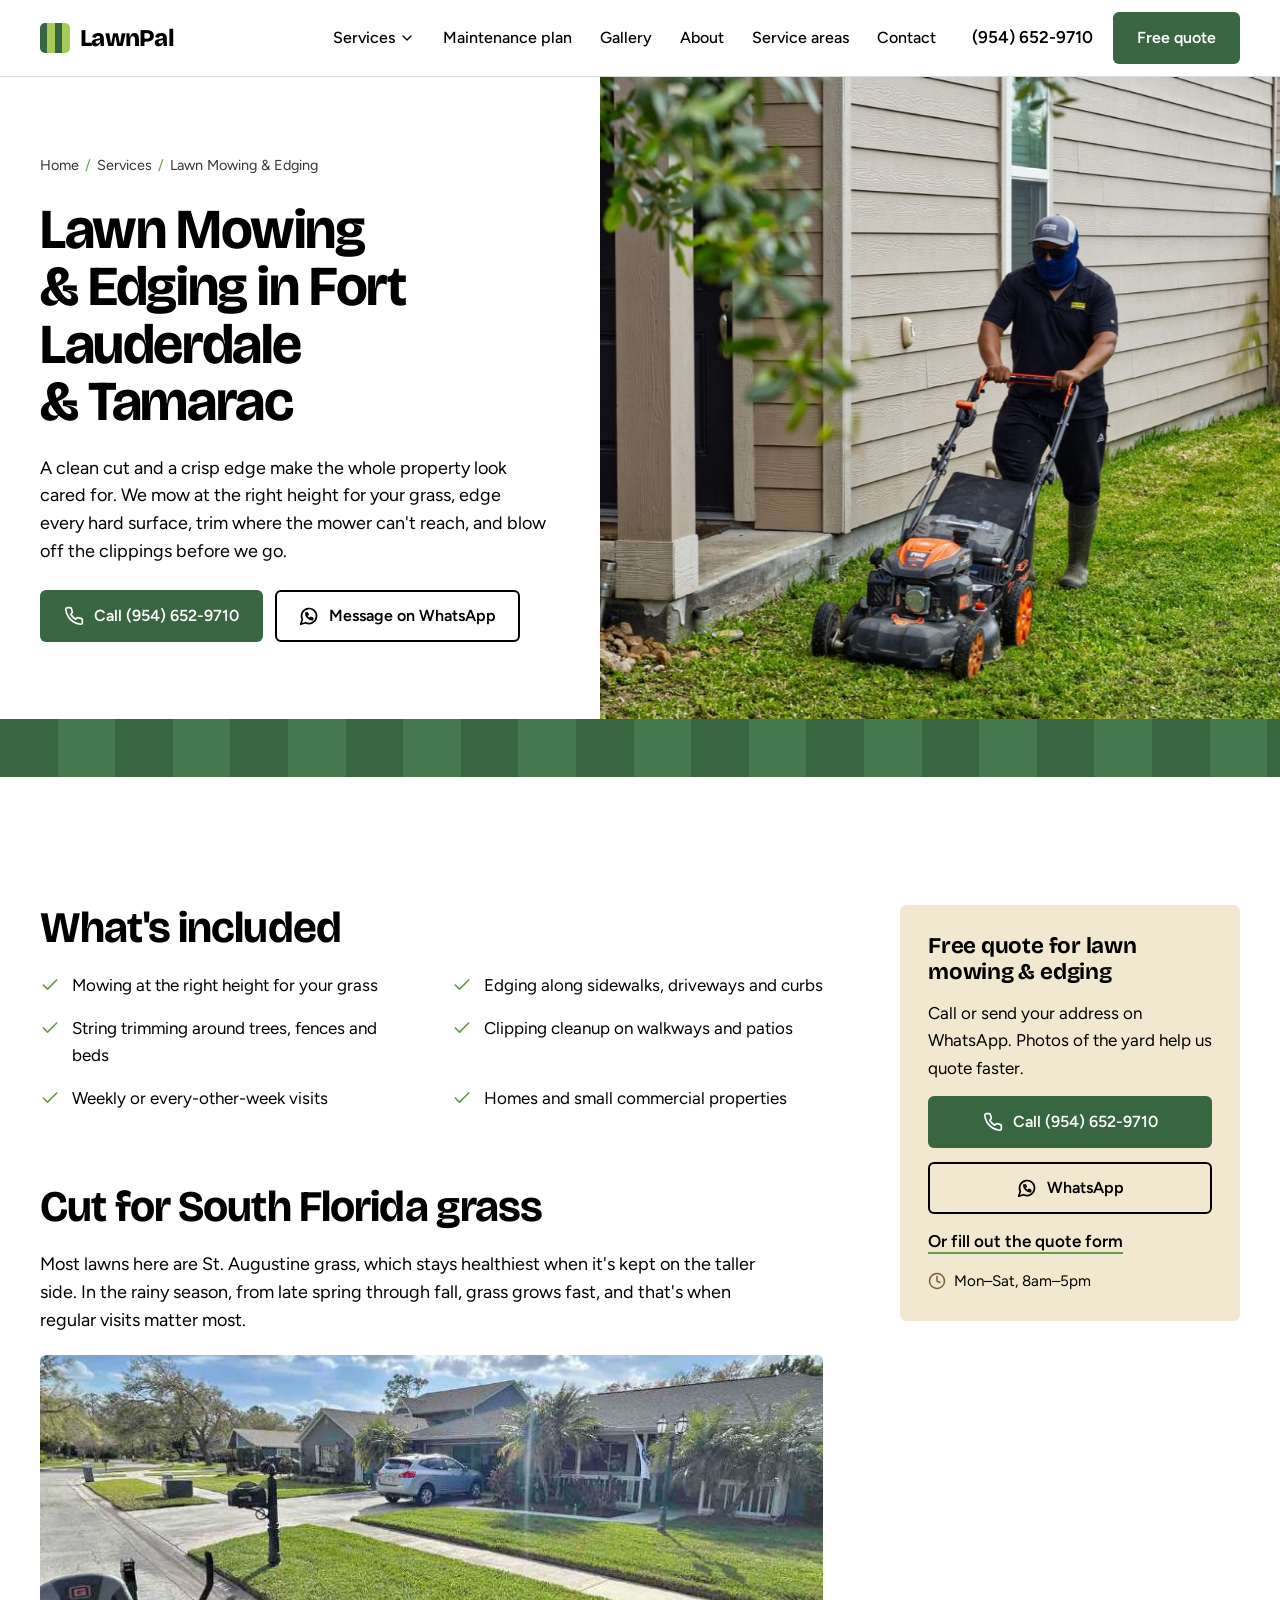
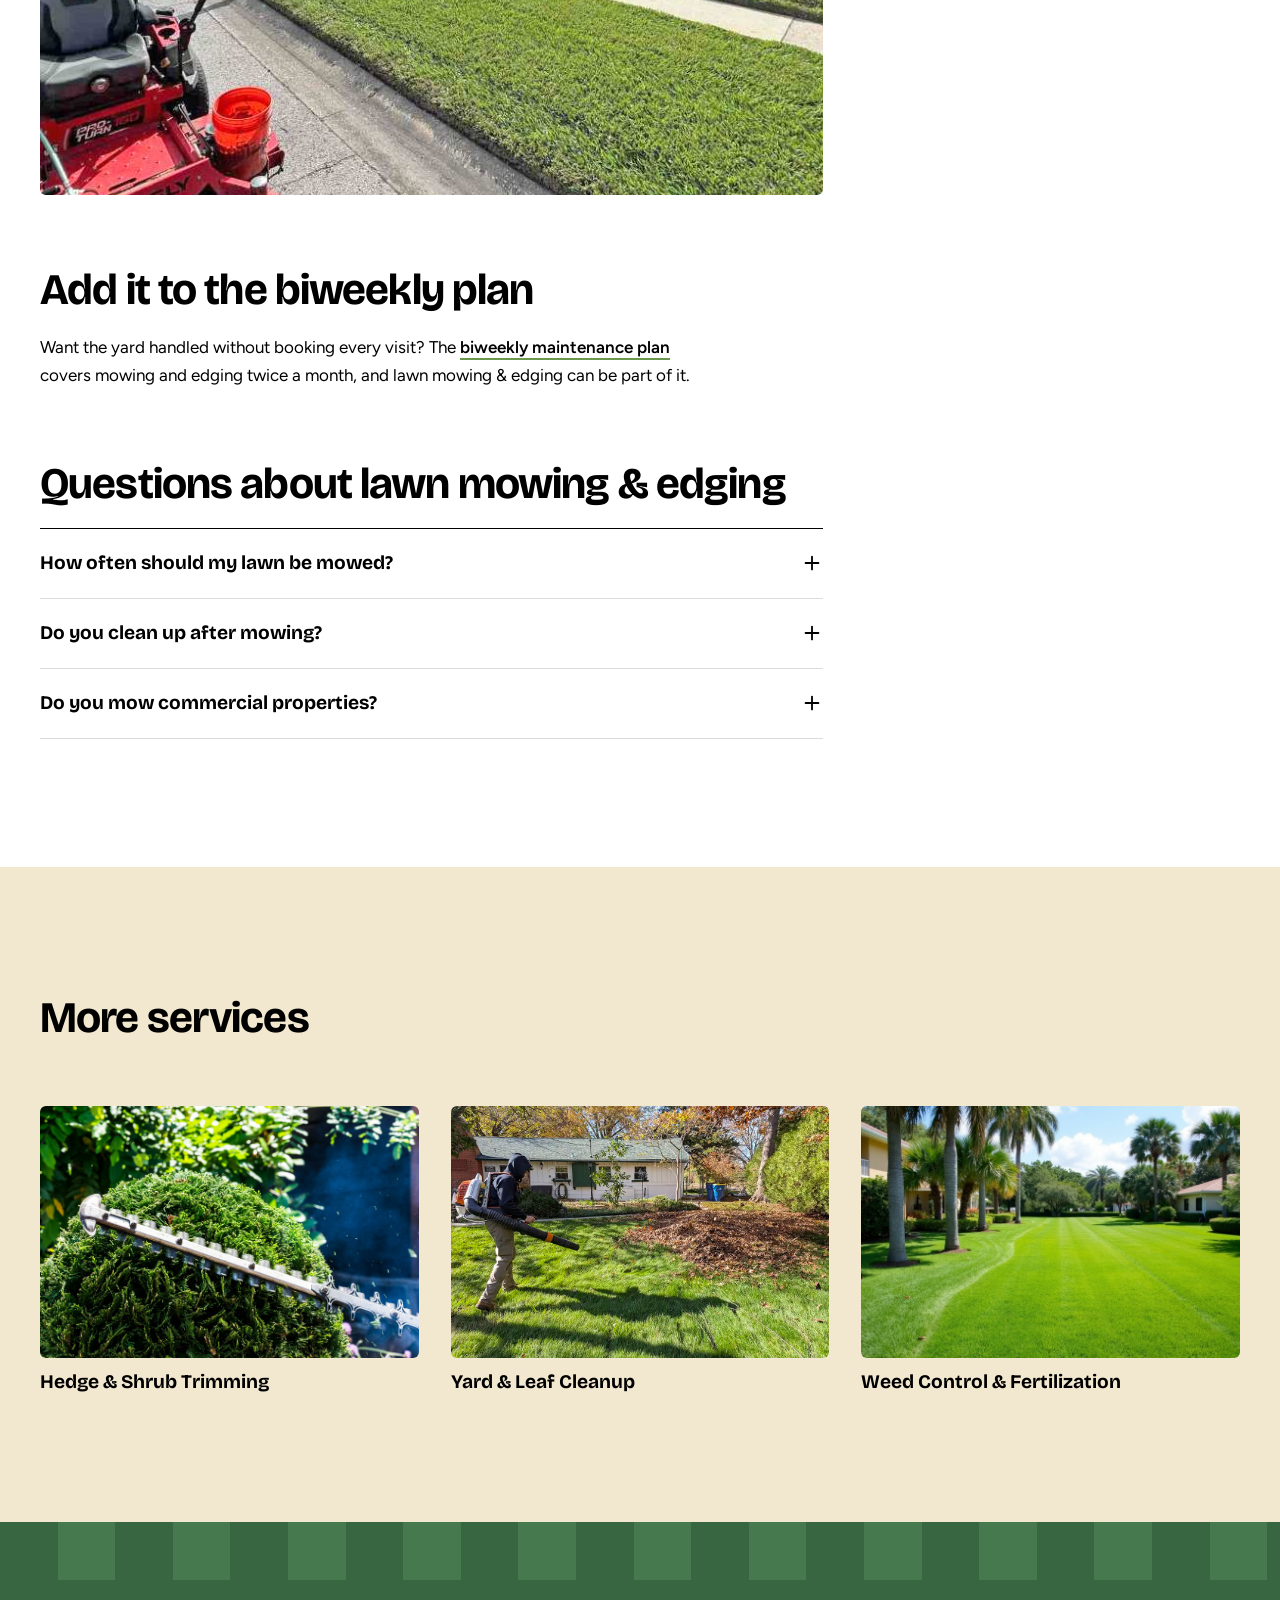
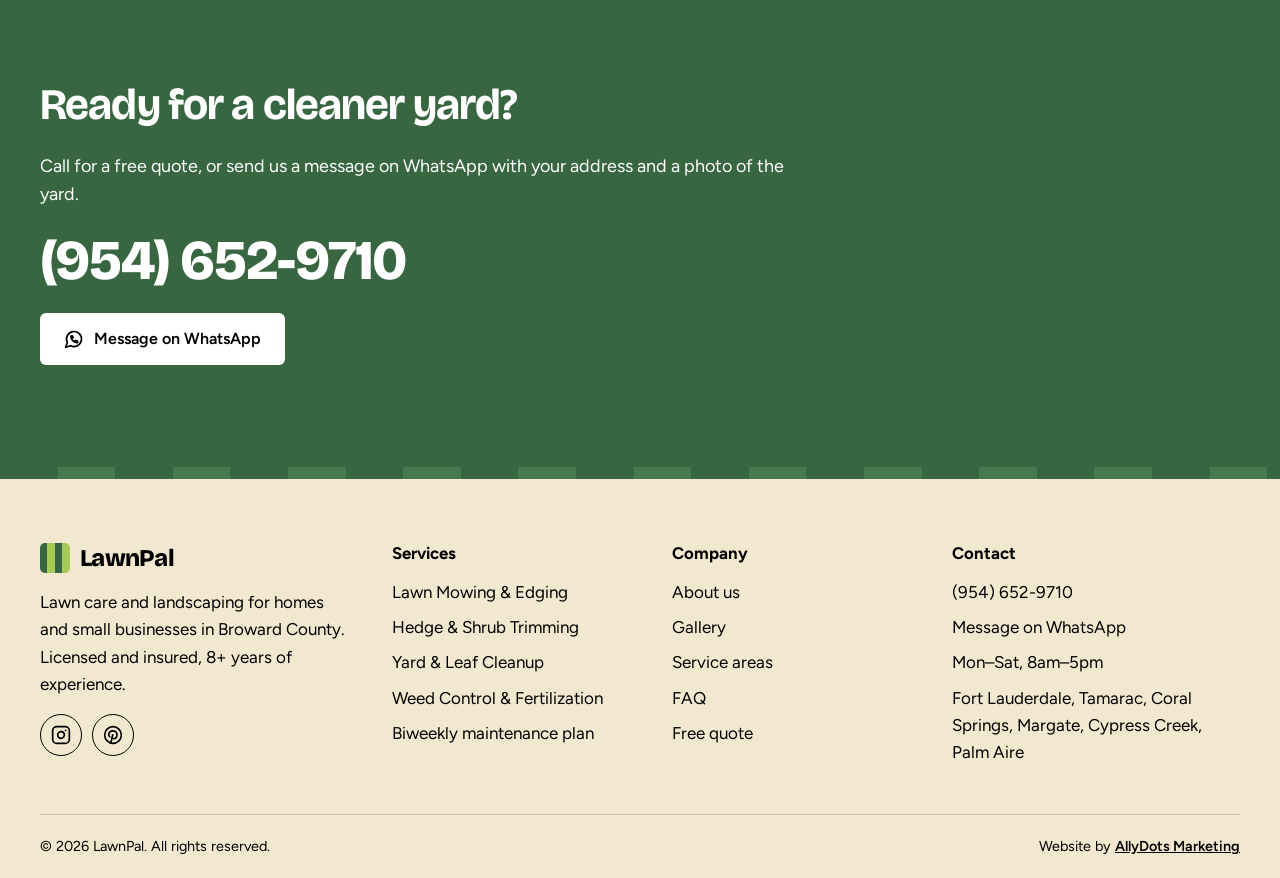
<file: services/lawn-mowing-edging/index.html>
<!doctype html>
<html lang="en">
<head>
<meta charset="utf-8">
<meta name="viewport" content="width=device-width, initial-scale=1">
<title>Lawn Mowing &amp; Edging in Fort Lauderdale &amp; Tamarac, FL | LawnPal</title>
<meta name="description" content="Lawn mowing and edging in Fort Lauderdale &amp; Tamarac, FL. Even cuts, crisp edges and clean walkways for homes and small businesses. Free quotes.">
<meta name="robots" content="noindex, nofollow">
<link rel="canonical" href="https://allydotsmarketing.github.io/LawnPal_Demo03/services/lawn-mowing-edging/">
<meta property="og:type" content="website">
<meta property="og:title" content="Lawn Mowing &amp; Edging in Fort Lauderdale &amp; Tamarac, FL | LawnPal">
<meta property="og:description" content="Lawn mowing and edging in Fort Lauderdale &amp; Tamarac, FL. Even cuts, crisp edges and clean walkways for homes and small businesses. Free quotes.">
<meta property="og:url" content="https://allydotsmarketing.github.io/LawnPal_Demo03/services/lawn-mowing-edging/">
<meta property="og:image" content="https://allydotsmarketing.github.io/LawnPal_Demo03/assets/img/hero-crew-mowing.webp">
<meta name="theme-color" content="#386641">
<link rel="icon" href="../../assets/favicon.svg" type="image/svg+xml">
<link rel="preconnect" href="https://fonts.googleapis.com">
<link rel="preconnect" href="https://fonts.gstatic.com" crossorigin>
<link href="https://fonts.googleapis.com/css2?family=Bricolage+Grotesque:opsz,wght@12..96,500..800&family=Figtree:wght@400;500;600;700&display=swap" rel="stylesheet">
<link rel="stylesheet" href="../../assets/css/styles.css">
<script type="application/ld+json">{"@context": "https://schema.org", "@type": "HomeAndConstructionBusiness", "name": "LawnPal", "url": "https://allydotsmarketing.github.io/LawnPal_Demo03/", "telephone": "+19546529710", "image": "https://allydotsmarketing.github.io/LawnPal_Demo03/assets/img/hero-crew-mowing.webp", "address": {"@type": "PostalAddress", "addressRegion": "FL", "addressCountry": "US"}, "areaServed": [{"@type": "City", "name": "Fort Lauderdale, FL"}, {"@type": "City", "name": "Tamarac, FL"}, {"@type": "City", "name": "Coral Springs, FL"}, {"@type": "City", "name": "Margate, FL"}, {"@type": "City", "name": "Cypress Creek, FL"}, {"@type": "City", "name": "Palm Aire, FL"}], "openingHoursSpecification": [{"@type": "OpeningHoursSpecification", "dayOfWeek": ["Monday", "Tuesday", "Wednesday", "Thursday", "Friday", "Saturday"], "opens": "08:00", "closes": "17:00"}]}</script>
<script type="application/ld+json">{"@context": "https://schema.org", "@type": "Service", "name": "Lawn Mowing & Edging", "serviceType": "Lawn Mowing & Edging", "description": "Lawn mowing and edging in Fort Lauderdale & Tamarac, FL. Even cuts, crisp edges and clean walkways for homes and small businesses. Free quotes.", "provider": {"@type": "HomeAndConstructionBusiness", "name": "LawnPal", "telephone": "+19546529710"}, "areaServed": [{"@type": "City", "name": "Fort Lauderdale, FL"}, {"@type": "City", "name": "Tamarac, FL"}, {"@type": "City", "name": "Coral Springs, FL"}, {"@type": "City", "name": "Margate, FL"}, {"@type": "City", "name": "Cypress Creek, FL"}, {"@type": "City", "name": "Palm Aire, FL"}], "url": "https://allydotsmarketing.github.io/LawnPal_Demo03/services/lawn-mowing-edging/"}</script>
<script type="application/ld+json">{"@context": "https://schema.org", "@type": "FAQPage", "mainEntity": [{"@type": "Question", "name": "How often should my lawn be mowed?", "acceptedAnswer": {"@type": "Answer", "text": "In the rainy season most South Florida lawns need a cut every week or every two weeks. In the drier months, every two weeks is usually enough."}}, {"@type": "Question", "name": "Do you clean up after mowing?", "acceptedAnswer": {"@type": "Answer", "text": "Yes. Every visit ends with clippings blown off sidewalks, driveways and patios."}}, {"@type": "Question", "name": "Do you mow commercial properties?", "acceptedAnswer": {"@type": "Answer", "text": "Yes. We take care of homes and small commercial properties."}}]}</script>
<script type="application/ld+json">{"@context": "https://schema.org", "@type": "BreadcrumbList", "itemListElement": [{"@type": "ListItem", "position": 1, "name": "Home", "item": "https://allydotsmarketing.github.io/LawnPal_Demo03/"}, {"@type": "ListItem", "position": 2, "name": "Lawn Mowing & Edging", "item": "https://allydotsmarketing.github.io/LawnPal_Demo03/services/lawn-mowing-edging/"}]}</script>
</head>
<body>
<a class="skip" href="#main">Skip to content</a>
<header class="site-header">
  <div class="container header-inner">
    <a class="logo" href="../../" aria-label="LawnPal home"><span class="logo-mark" aria-hidden="true"></span>LawnPal</a>
    <button class="menu-toggle" aria-expanded="false" aria-controls="site-nav" aria-label="Menu"><svg viewBox="0 0 24 24" fill="none" stroke="currentColor" stroke-width="2" stroke-linecap="round" stroke-linejoin="round" aria-hidden="true"><path d="M4 6h16M4 12h16M4 18h16"/></svg></button>
    <nav class="nav" id="site-nav" aria-label="Main">
      <ul class="nav-list">
        <li>
          <button class="nav-link" data-submenu aria-expanded="false" aria-controls="services-menu">Services <svg viewBox="0 0 24 24" fill="none" stroke="currentColor" stroke-width="2" stroke-linecap="round" stroke-linejoin="round" aria-hidden="true"><path d="m6 9 6 6 6-6"/></svg></button>
          <ul class="submenu" id="services-menu"><li><a href="../../services/lawn-mowing-edging/" aria-current="page">Lawn Mowing &amp; Edging</a></li><li><a href="../../services/hedge-shrub-trimming/">Hedge &amp; Shrub Trimming</a></li><li><a href="../../services/yard-leaf-cleanup/">Yard &amp; Leaf Cleanup</a></li><li><a href="../../services/weed-control-fertilization/">Weed Control &amp; Fertilization</a></li></ul>
        </li>
        <li><a class="nav-link" href="../../biweekly-lawn-maintenance/">Maintenance plan</a></li>
        <li><a class="nav-link" href="../../gallery/">Gallery</a></li>
        <li><a class="nav-link" href="../../about/">About</a></li>
        <li><a class="nav-link" href="../../#areas">Service areas</a></li>
        <li><a class="nav-link" href="../../contact/">Contact</a></li>
      </ul>
      <div class="nav-mobile-cta">
        <a class="btn btn--primary" href="tel:+19546529710"><svg viewBox="0 0 24 24" fill="none" stroke="currentColor" stroke-width="2" stroke-linecap="round" stroke-linejoin="round" aria-hidden="true"><path d="M22 16.92v3a2 2 0 0 1-2.18 2 19.79 19.79 0 0 1-8.63-3.07 19.5 19.5 0 0 1-6-6 19.79 19.79 0 0 1-3.07-8.67A2 2 0 0 1 4.11 2h3a2 2 0 0 1 2 1.72 12.84 12.84 0 0 0 .7 2.81 2 2 0 0 1-.45 2.11L8.09 9.91a16 16 0 0 0 6 6l1.27-1.27a2 2 0 0 1 2.11-.45 12.84 12.84 0 0 0 2.81.7A2 2 0 0 1 22 16.92z"/></svg> Call (954) 652-9710</a>
        <a class="btn btn--outline" href="../../contact/">Get a free quote</a>
      </div>
    </nav>
    <div class="header-cta">
      <a class="header-phone" href="tel:+19546529710">(954) 652-9710</a>
      <a class="btn btn--primary" href="../../contact/">Free quote</a>
    </div>
  </div>
</header>

<main id="main">
  <section class="hero page-hero">
    <div class="hero-copy">
      <nav class="crumbs" aria-label="Breadcrumb"><ol><li><a href="../../">Home</a></li><li><a href="../../#services">Services</a></li><li aria-current="page">Lawn Mowing &amp; Edging</li></ol></nav>
      <h1>Lawn Mowing &amp; Edging in Fort Lauderdale & Tamarac</h1>
      <p class="lede">A clean cut and a crisp edge make the whole property look cared for. We mow at the right height for your grass, edge every hard surface, trim where the mower can&#x27;t reach, and blow off the clippings before we go.</p>
      <div class="btn-row">
  <a class="btn btn--primary" href="tel:+19546529710"><svg viewBox="0 0 24 24" fill="none" stroke="currentColor" stroke-width="2" stroke-linecap="round" stroke-linejoin="round" aria-hidden="true"><path d="M22 16.92v3a2 2 0 0 1-2.18 2 19.79 19.79 0 0 1-8.63-3.07 19.5 19.5 0 0 1-6-6 19.79 19.79 0 0 1-3.07-8.67A2 2 0 0 1 4.11 2h3a2 2 0 0 1 2 1.72 12.84 12.84 0 0 0 .7 2.81 2 2 0 0 1-.45 2.11L8.09 9.91a16 16 0 0 0 6 6l1.27-1.27a2 2 0 0 1 2.11-.45 12.84 12.84 0 0 0 2.81.7A2 2 0 0 1 22 16.92z"/></svg> Call (954) 652-9710</a>
  <a class="btn btn--outline" href="https://wa.me/19546529710?text=Hi%20LawnPal%21%20I%27d%20like%20a%20free%20quote%20for%20lawn%20mowing%20%26%20edging.%20My%20address%20or%20ZIP%20code%20is%3A%20"><svg viewBox="0 0 24 24" fill="none" stroke="currentColor" stroke-width="2" stroke-linecap="round" stroke-linejoin="round" aria-hidden="true"><path d="M7.9 20A9 9 0 1 0 4 16.1L2 22Z"/><path d="M8.5 10.5c.5 2 2.5 4 4.5 4.5l1.3-1.3 2.2 1-.4 1.8c-3.6.3-8.2-4.3-7.9-7.9l1.8-.4 1 2.2Z"/></svg> Message on WhatsApp</a>
</div>
    </div>
    <div class="hero-media">
      <img src="../../assets/img/mowing-push-mower.jpg" alt="Lawn care worker mowing a residential lawn beside a house" fetchpriority="high">
    </div>
  </section>
  <div class="mow mow--reveal" aria-hidden="true"></div>

  <section class="section">
    <div class="container with-aside">
      <div class="main">
        <div>
          <h2>What's included</h2>
          <ul class="checks checks--two"><li><svg viewBox="0 0 24 24" fill="none" stroke="currentColor" stroke-width="2" stroke-linecap="round" stroke-linejoin="round" aria-hidden="true"><path d="M20 6 9 17l-5-5"/></svg><span>Mowing at the right height for your grass</span></li><li><svg viewBox="0 0 24 24" fill="none" stroke="currentColor" stroke-width="2" stroke-linecap="round" stroke-linejoin="round" aria-hidden="true"><path d="M20 6 9 17l-5-5"/></svg><span>Edging along sidewalks, driveways and curbs</span></li><li><svg viewBox="0 0 24 24" fill="none" stroke="currentColor" stroke-width="2" stroke-linecap="round" stroke-linejoin="round" aria-hidden="true"><path d="M20 6 9 17l-5-5"/></svg><span>String trimming around trees, fences and beds</span></li><li><svg viewBox="0 0 24 24" fill="none" stroke="currentColor" stroke-width="2" stroke-linecap="round" stroke-linejoin="round" aria-hidden="true"><path d="M20 6 9 17l-5-5"/></svg><span>Clipping cleanup on walkways and patios</span></li><li><svg viewBox="0 0 24 24" fill="none" stroke="currentColor" stroke-width="2" stroke-linecap="round" stroke-linejoin="round" aria-hidden="true"><path d="M20 6 9 17l-5-5"/></svg><span>Weekly or every-other-week visits</span></li><li><svg viewBox="0 0 24 24" fill="none" stroke="currentColor" stroke-width="2" stroke-linecap="round" stroke-linejoin="round" aria-hidden="true"><path d="M20 6 9 17l-5-5"/></svg><span>Homes and small commercial properties</span></li></ul>
        </div>
        <div>
          <h2>Cut for South Florida grass</h2>
          <p class="lede">Most lawns here are St. Augustine grass, which stays healthiest when it&#x27;s kept on the taller side. In the rainy season, from late spring through fall, grass grows fast, and that&#x27;s when regular visits matter most.</p>
          <img class="photo-wide" src="../../assets/img/curb-edging.jpg" alt="Freshly edged lawn along a curb and sidewalk" loading="lazy">
        </div>
        <div>
          <h2>Add it to the biweekly plan</h2>
          <p>Want the yard handled without booking every visit? The <a class="text-link" href="../../biweekly-lawn-maintenance/">biweekly maintenance plan</a> covers mowing and edging twice a month, and lawn mowing &amp; edging can be part of it.</p>
        </div>
        <div>
          <h2>Questions about lawn mowing &amp; edging</h2>
          <div class="faq"><details><summary>How often should my lawn be mowed?<svg viewBox="0 0 24 24" fill="none" stroke="currentColor" stroke-width="2" stroke-linecap="round" stroke-linejoin="round" aria-hidden="true"><path d="M12 5v14M5 12h14"/></svg></summary><div class="answer"><p>In the rainy season most South Florida lawns need a cut every week or every two weeks. In the drier months, every two weeks is usually enough.</p></div></details><details><summary>Do you clean up after mowing?<svg viewBox="0 0 24 24" fill="none" stroke="currentColor" stroke-width="2" stroke-linecap="round" stroke-linejoin="round" aria-hidden="true"><path d="M12 5v14M5 12h14"/></svg></summary><div class="answer"><p>Yes. Every visit ends with clippings blown off sidewalks, driveways and patios.</p></div></details><details><summary>Do you mow commercial properties?<svg viewBox="0 0 24 24" fill="none" stroke="currentColor" stroke-width="2" stroke-linecap="round" stroke-linejoin="round" aria-hidden="true"><path d="M12 5v14M5 12h14"/></svg></summary><div class="answer"><p>Yes. We take care of homes and small commercial properties.</p></div></details></div>
        </div>
      </div>
      <aside class="aside-card" aria-label="Get a quote">
        <h3>Free quote for lawn mowing &amp; edging</h3>
        <p>Call or send your address on WhatsApp. Photos of the yard help us quote faster.</p>
        <a class="btn btn--primary" href="tel:+19546529710"><svg viewBox="0 0 24 24" fill="none" stroke="currentColor" stroke-width="2" stroke-linecap="round" stroke-linejoin="round" aria-hidden="true"><path d="M22 16.92v3a2 2 0 0 1-2.18 2 19.79 19.79 0 0 1-8.63-3.07 19.5 19.5 0 0 1-6-6 19.79 19.79 0 0 1-3.07-8.67A2 2 0 0 1 4.11 2h3a2 2 0 0 1 2 1.72 12.84 12.84 0 0 0 .7 2.81 2 2 0 0 1-.45 2.11L8.09 9.91a16 16 0 0 0 6 6l1.27-1.27a2 2 0 0 1 2.11-.45 12.84 12.84 0 0 0 2.81.7A2 2 0 0 1 22 16.92z"/></svg> Call (954) 652-9710</a>
        <a class="btn btn--outline" href="https://wa.me/19546529710?text=Hi%20LawnPal%21%20I%27d%20like%20a%20free%20quote%20for%20lawn%20mowing%20%26%20edging.%20My%20address%20or%20ZIP%20code%20is%3A%20"><svg viewBox="0 0 24 24" fill="none" stroke="currentColor" stroke-width="2" stroke-linecap="round" stroke-linejoin="round" aria-hidden="true"><path d="M7.9 20A9 9 0 1 0 4 16.1L2 22Z"/><path d="M8.5 10.5c.5 2 2.5 4 4.5 4.5l1.3-1.3 2.2 1-.4 1.8c-3.6.3-8.2-4.3-7.9-7.9l1.8-.4 1 2.2Z"/></svg> WhatsApp</a>
        <p><a class="text-link" href="../../contact/">Or fill out the quote form</a></p>
        <p class="hours"><svg viewBox="0 0 24 24" fill="none" stroke="currentColor" stroke-width="2" stroke-linecap="round" stroke-linejoin="round" aria-hidden="true"><circle cx="12" cy="12" r="10"/><path d="M12 6v6l4 2"/></svg> Mon–Sat, 8am–5pm</p>
      </aside>
    </div>
  </section>

  <section class="section section--cream" aria-labelledby="more-title">
    <div class="container">
      <div class="section-head"><h2 id="more-title">More services</h2></div>
      <div class="related"><a href="../../services/hedge-shrub-trimming/"><img src="../../assets/img/hedge-trimming.jpg" alt="" loading="lazy"><span>Hedge &amp; Shrub Trimming</span></a><a href="../../services/yard-leaf-cleanup/"><img src="../../assets/img/leaf-cleanup-blower.webp" alt="" loading="lazy"><span>Yard &amp; Leaf Cleanup</span></a><a href="../../services/weed-control-fertilization/"><img src="../../assets/img/florida-lawn-palms.jpg" alt="" loading="lazy"><span>Weed Control &amp; Fertilization</span></a></div>
    </div>
  </section>
</main>
<section class="cta-band" aria-labelledby="cta-title">
  <div class="mow" aria-hidden="true"></div>
  <div class="container">
    <h2 id="cta-title">Ready for a cleaner yard?</h2>
    <p class="lede">Call for a free quote, or send us a message on WhatsApp with your address and a photo of the yard.</p>
    <a class="phone-big" href="tel:+19546529710" aria-label="Call (954) 652-9710">(954) 652-9710</a>
    <a class="btn btn--light" href="https://wa.me/19546529710?text=Hi%20LawnPal%21%20I%27d%20like%20a%20free%20quote%20for%20lawn%20mowing%20%26%20edging.%20My%20address%20or%20ZIP%20code%20is%3A%20"><svg viewBox="0 0 24 24" fill="none" stroke="currentColor" stroke-width="2" stroke-linecap="round" stroke-linejoin="round" aria-hidden="true"><path d="M7.9 20A9 9 0 1 0 4 16.1L2 22Z"/><path d="M8.5 10.5c.5 2 2.5 4 4.5 4.5l1.3-1.3 2.2 1-.4 1.8c-3.6.3-8.2-4.3-7.9-7.9l1.8-.4 1 2.2Z"/></svg> Message on WhatsApp</a>
  </div>
</section>
<div class="mow mow--thin" aria-hidden="true"></div>
<footer class="site-footer">
  <div class="container footer-grid">
    <div class="footer-about">
      <a class="logo" href="../../"><span class="logo-mark" aria-hidden="true"></span>LawnPal</a>
      <p>Lawn care and landscaping for homes and small businesses in Broward County. Licensed and insured, 8+ years of experience.</p>
      <div class="socials">
        <a href="#" aria-label="LawnPal on Instagram"><svg viewBox="0 0 24 24" fill="none" stroke="currentColor" stroke-width="2" stroke-linecap="round" stroke-linejoin="round" aria-hidden="true"><rect x="2" y="2" width="20" height="20" rx="5"/><path d="M16 11.37A4 4 0 1 1 12.63 8 4 4 0 0 1 16 11.37z"/><path d="M17.5 6.5h.01"/></svg></a>
        <a href="#" aria-label="LawnPal on Pinterest"><svg viewBox="0 0 24 24" fill="none" stroke="currentColor" stroke-width="2" stroke-linecap="round" stroke-linejoin="round" aria-hidden="true"><circle cx="12" cy="12" r="10"/><path d="m9.5 21 2.2-9.3"/><path d="M10.6 15.3c.5.6 1.3 1 2.2 1 2.4 0 4-2.1 4-4.7 0-2.8-2.2-4.6-4.9-4.6-3 0-5 2.1-5 4.6 0 1 .4 2 1.1 2.5"/></svg></a>
      </div>
    </div>
    <div>
      <h2>Services</h2>
      <ul><li><a href="../../services/lawn-mowing-edging/">Lawn Mowing &amp; Edging</a></li><li><a href="../../services/hedge-shrub-trimming/">Hedge &amp; Shrub Trimming</a></li><li><a href="../../services/yard-leaf-cleanup/">Yard &amp; Leaf Cleanup</a></li><li><a href="../../services/weed-control-fertilization/">Weed Control &amp; Fertilization</a></li><li><a href="../../biweekly-lawn-maintenance/">Biweekly maintenance plan</a></li></ul>
    </div>
    <div>
      <h2>Company</h2>
      <ul>
        <li><a href="../../about/">About us</a></li>
        <li><a href="../../gallery/">Gallery</a></li>
        <li><a href="../../#areas">Service areas</a></li>
        <li><a href="../../#faq">FAQ</a></li>
        <li><a href="../../contact/">Free quote</a></li>
      </ul>
    </div>
    <div>
      <h2>Contact</h2>
      <ul>
        <li><a href="tel:+19546529710">(954) 652-9710</a></li>
        <li><a href="https://wa.me/19546529710?text=Hi%20LawnPal%21%20I%27d%20like%20a%20free%20quote.%20My%20address%20or%20ZIP%20code%20is%3A%20">Message on WhatsApp</a></li>
        <li>Mon–Sat, 8am–5pm</li>
        <li>Fort Lauderdale, Tamarac, Coral Springs, Margate, Cypress Creek, Palm Aire</li>
      </ul>
    </div>
  </div>
  <div class="container footer-bottom">
    <span>© 2026 LawnPal. All rights reserved.</span>
    <span>Website by <a href="https://allydotsmarketing.com" target="_blank" rel="noopener">AllyDots Marketing<span class="visually-hidden"> (opens in a new tab)</span></a></span>
  </div>
</footer>
<nav class="mobile-bar" aria-label="Quick contact">
  <a href="tel:+19546529710"><svg viewBox="0 0 24 24" fill="none" stroke="currentColor" stroke-width="2" stroke-linecap="round" stroke-linejoin="round" aria-hidden="true"><path d="M22 16.92v3a2 2 0 0 1-2.18 2 19.79 19.79 0 0 1-8.63-3.07 19.5 19.5 0 0 1-6-6 19.79 19.79 0 0 1-3.07-8.67A2 2 0 0 1 4.11 2h3a2 2 0 0 1 2 1.72 12.84 12.84 0 0 0 .7 2.81 2 2 0 0 1-.45 2.11L8.09 9.91a16 16 0 0 0 6 6l1.27-1.27a2 2 0 0 1 2.11-.45 12.84 12.84 0 0 0 2.81.7A2 2 0 0 1 22 16.92z"/></svg> Call</a>
  <a href="https://wa.me/19546529710?text=Hi%20LawnPal%21%20I%27d%20like%20a%20free%20quote.%20My%20address%20or%20ZIP%20code%20is%3A%20"><svg viewBox="0 0 24 24" fill="none" stroke="currentColor" stroke-width="2" stroke-linecap="round" stroke-linejoin="round" aria-hidden="true"><path d="M7.9 20A9 9 0 1 0 4 16.1L2 22Z"/><path d="M8.5 10.5c.5 2 2.5 4 4.5 4.5l1.3-1.3 2.2 1-.4 1.8c-3.6.3-8.2-4.3-7.9-7.9l1.8-.4 1 2.2Z"/></svg> WhatsApp</a>
</nav>
<script src="../../assets/js/main.js" defer></script>
</body>
</html>
</file>
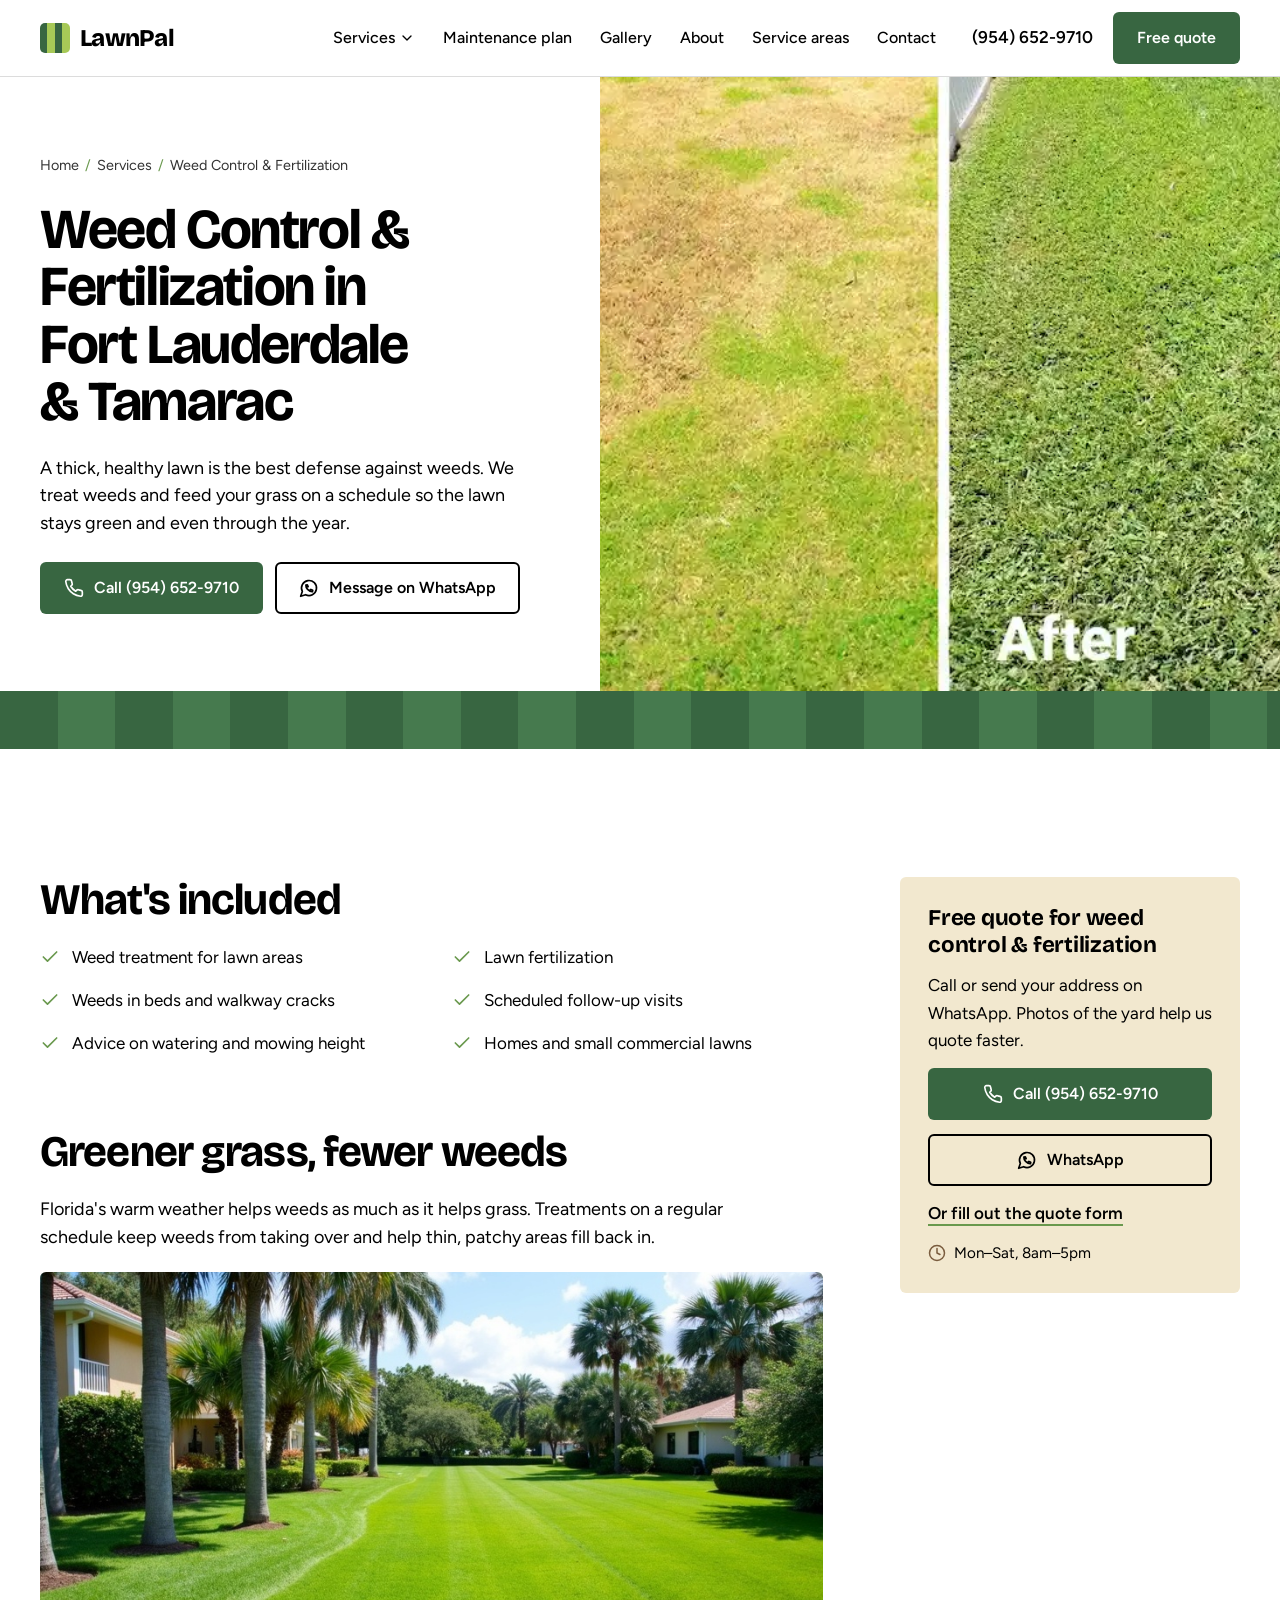
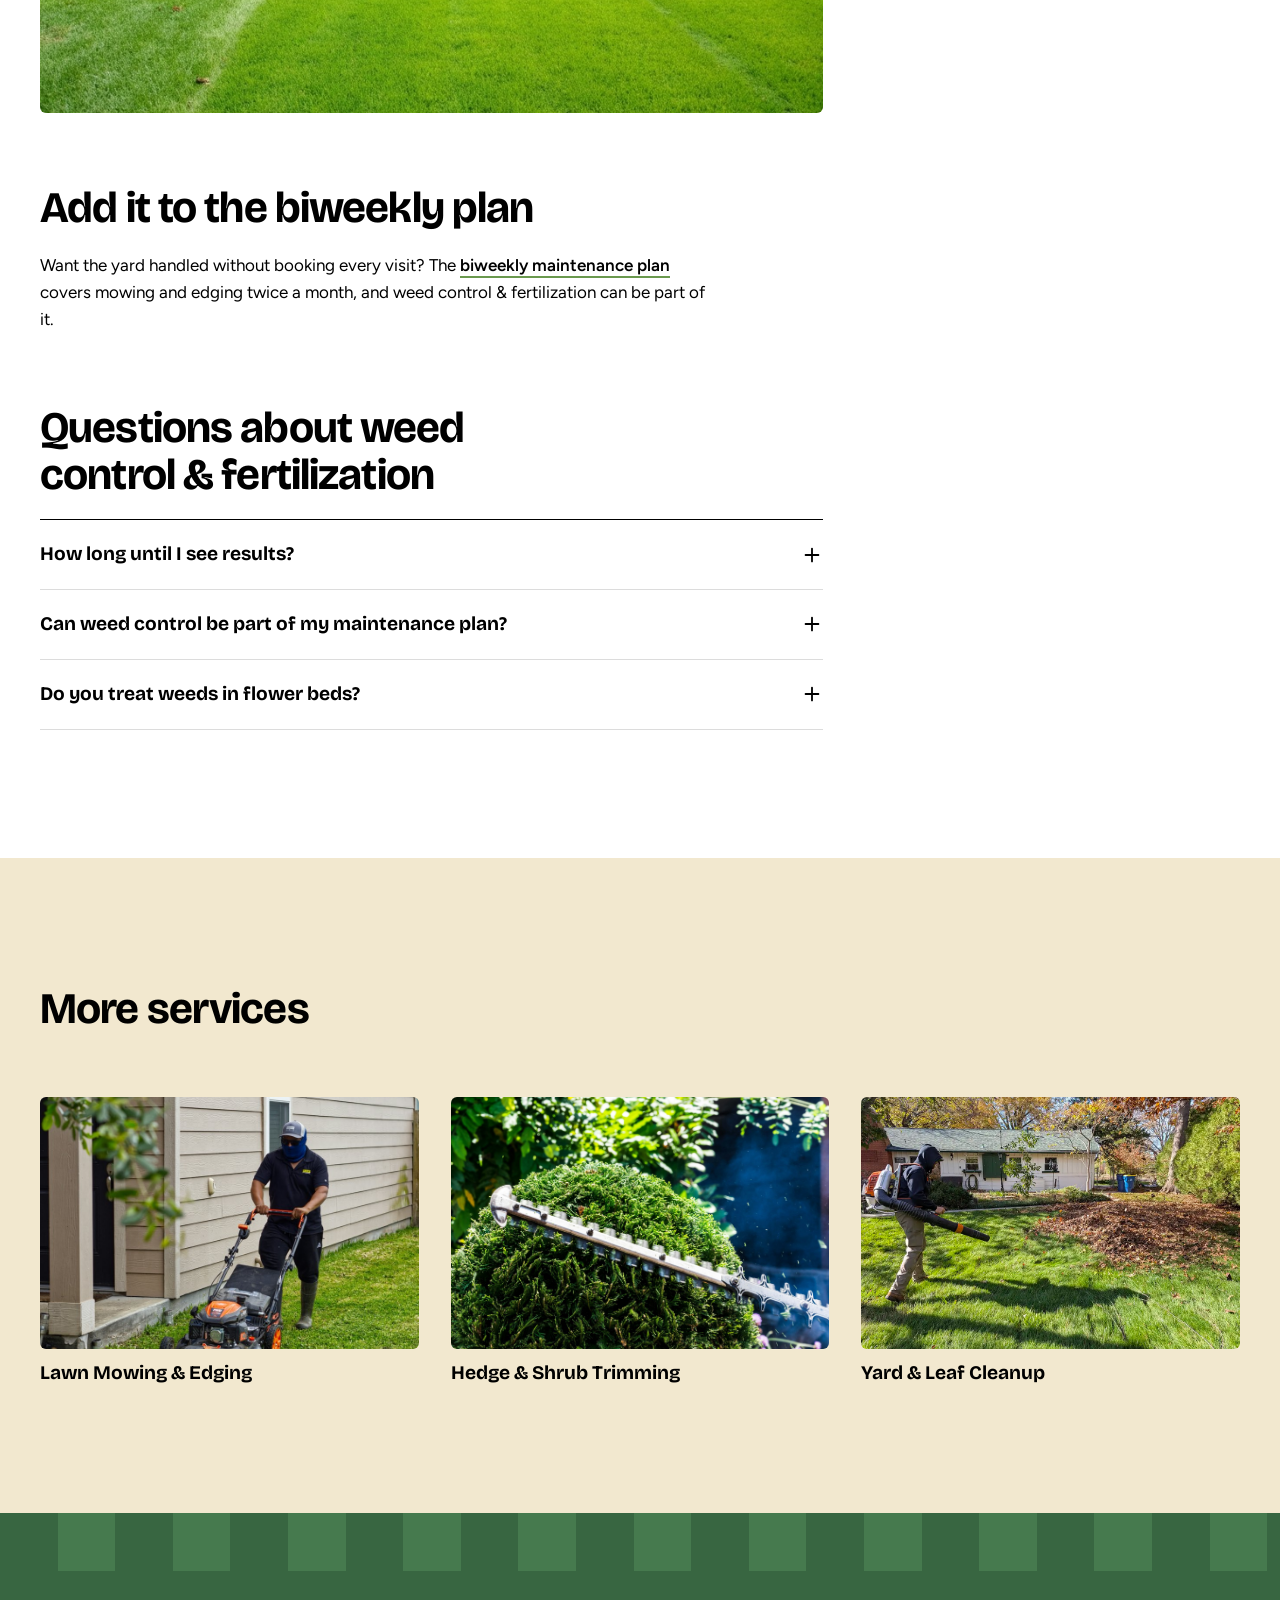
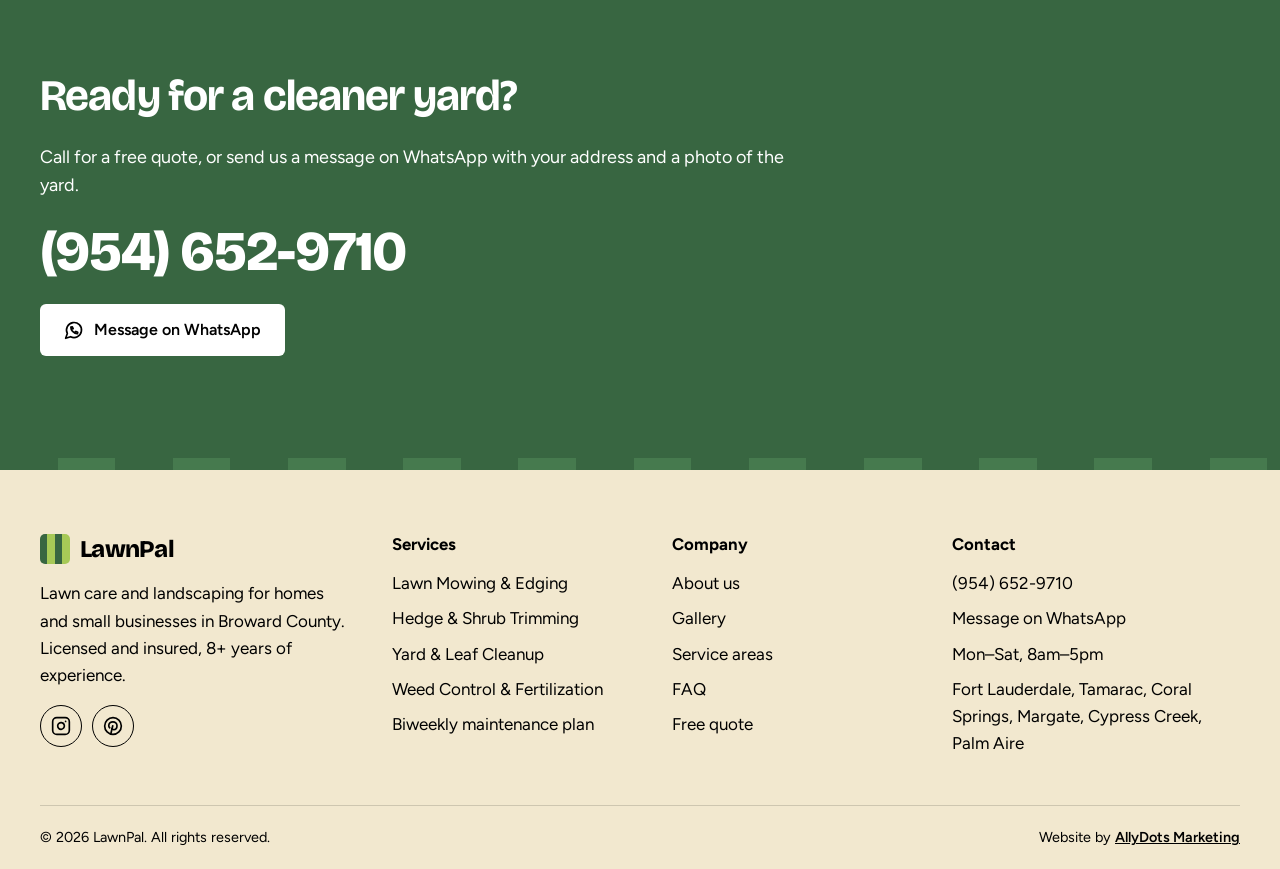
<file: services/weed-control-fertilization/index.html>
<!doctype html>
<html lang="en">
<head>
<meta charset="utf-8">
<meta name="viewport" content="width=device-width, initial-scale=1">
<title>Weed Control &amp; Fertilization in Fort Lauderdale &amp; Tamarac, FL | LawnPal</title>
<meta name="description" content="Weed control and lawn fertilization in Fort Lauderdale &amp; Tamarac, FL. Fewer weeds and greener, thicker grass all year. Free quotes.">
<meta name="robots" content="noindex, nofollow">
<link rel="canonical" href="https://allydotsmarketing.github.io/LawnPal_Demo03/services/weed-control-fertilization/">
<meta property="og:type" content="website">
<meta property="og:title" content="Weed Control &amp; Fertilization in Fort Lauderdale &amp; Tamarac, FL | LawnPal">
<meta property="og:description" content="Weed control and lawn fertilization in Fort Lauderdale &amp; Tamarac, FL. Fewer weeds and greener, thicker grass all year. Free quotes.">
<meta property="og:url" content="https://allydotsmarketing.github.io/LawnPal_Demo03/services/weed-control-fertilization/">
<meta property="og:image" content="https://allydotsmarketing.github.io/LawnPal_Demo03/assets/img/hero-crew-mowing.webp">
<meta name="theme-color" content="#386641">
<link rel="icon" href="../../assets/favicon.svg" type="image/svg+xml">
<link rel="preconnect" href="https://fonts.googleapis.com">
<link rel="preconnect" href="https://fonts.gstatic.com" crossorigin>
<link href="https://fonts.googleapis.com/css2?family=Bricolage+Grotesque:opsz,wght@12..96,500..800&family=Figtree:wght@400;500;600;700&display=swap" rel="stylesheet">
<link rel="stylesheet" href="../../assets/css/styles.css">
<script type="application/ld+json">{"@context": "https://schema.org", "@type": "HomeAndConstructionBusiness", "name": "LawnPal", "url": "https://allydotsmarketing.github.io/LawnPal_Demo03/", "telephone": "+19546529710", "image": "https://allydotsmarketing.github.io/LawnPal_Demo03/assets/img/hero-crew-mowing.webp", "address": {"@type": "PostalAddress", "addressRegion": "FL", "addressCountry": "US"}, "areaServed": [{"@type": "City", "name": "Fort Lauderdale, FL"}, {"@type": "City", "name": "Tamarac, FL"}, {"@type": "City", "name": "Coral Springs, FL"}, {"@type": "City", "name": "Margate, FL"}, {"@type": "City", "name": "Cypress Creek, FL"}, {"@type": "City", "name": "Palm Aire, FL"}], "openingHoursSpecification": [{"@type": "OpeningHoursSpecification", "dayOfWeek": ["Monday", "Tuesday", "Wednesday", "Thursday", "Friday", "Saturday"], "opens": "08:00", "closes": "17:00"}]}</script>
<script type="application/ld+json">{"@context": "https://schema.org", "@type": "Service", "name": "Weed Control & Fertilization", "serviceType": "Weed Control & Fertilization", "description": "Weed control and lawn fertilization in Fort Lauderdale & Tamarac, FL. Fewer weeds and greener, thicker grass all year. Free quotes.", "provider": {"@type": "HomeAndConstructionBusiness", "name": "LawnPal", "telephone": "+19546529710"}, "areaServed": [{"@type": "City", "name": "Fort Lauderdale, FL"}, {"@type": "City", "name": "Tamarac, FL"}, {"@type": "City", "name": "Coral Springs, FL"}, {"@type": "City", "name": "Margate, FL"}, {"@type": "City", "name": "Cypress Creek, FL"}, {"@type": "City", "name": "Palm Aire, FL"}], "url": "https://allydotsmarketing.github.io/LawnPal_Demo03/services/weed-control-fertilization/"}</script>
<script type="application/ld+json">{"@context": "https://schema.org", "@type": "FAQPage", "mainEntity": [{"@type": "Question", "name": "How long until I see results?", "acceptedAnswer": {"@type": "Answer", "text": "Most lawns start looking greener within a few weeks. Weeds and thin areas take a few treatments to fully improve."}}, {"@type": "Question", "name": "Can weed control be part of my maintenance plan?", "acceptedAnswer": {"@type": "Answer", "text": "Yes. It can be added to the biweekly maintenance plan."}}, {"@type": "Question", "name": "Do you treat weeds in flower beds?", "acceptedAnswer": {"@type": "Answer", "text": "Yes, along with weeds in walkway and driveway cracks."}}]}</script>
<script type="application/ld+json">{"@context": "https://schema.org", "@type": "BreadcrumbList", "itemListElement": [{"@type": "ListItem", "position": 1, "name": "Home", "item": "https://allydotsmarketing.github.io/LawnPal_Demo03/"}, {"@type": "ListItem", "position": 2, "name": "Weed Control & Fertilization", "item": "https://allydotsmarketing.github.io/LawnPal_Demo03/services/weed-control-fertilization/"}]}</script>
</head>
<body>
<a class="skip" href="#main">Skip to content</a>
<header class="site-header">
  <div class="container header-inner">
    <a class="logo" href="../../" aria-label="LawnPal home"><span class="logo-mark" aria-hidden="true"></span>LawnPal</a>
    <button class="menu-toggle" aria-expanded="false" aria-controls="site-nav" aria-label="Menu"><svg viewBox="0 0 24 24" fill="none" stroke="currentColor" stroke-width="2" stroke-linecap="round" stroke-linejoin="round" aria-hidden="true"><path d="M4 6h16M4 12h16M4 18h16"/></svg></button>
    <nav class="nav" id="site-nav" aria-label="Main">
      <ul class="nav-list">
        <li>
          <button class="nav-link" data-submenu aria-expanded="false" aria-controls="services-menu">Services <svg viewBox="0 0 24 24" fill="none" stroke="currentColor" stroke-width="2" stroke-linecap="round" stroke-linejoin="round" aria-hidden="true"><path d="m6 9 6 6 6-6"/></svg></button>
          <ul class="submenu" id="services-menu"><li><a href="../../services/lawn-mowing-edging/">Lawn Mowing &amp; Edging</a></li><li><a href="../../services/hedge-shrub-trimming/">Hedge &amp; Shrub Trimming</a></li><li><a href="../../services/yard-leaf-cleanup/">Yard &amp; Leaf Cleanup</a></li><li><a href="../../services/weed-control-fertilization/" aria-current="page">Weed Control &amp; Fertilization</a></li></ul>
        </li>
        <li><a class="nav-link" href="../../biweekly-lawn-maintenance/">Maintenance plan</a></li>
        <li><a class="nav-link" href="../../gallery/">Gallery</a></li>
        <li><a class="nav-link" href="../../about/">About</a></li>
        <li><a class="nav-link" href="../../#areas">Service areas</a></li>
        <li><a class="nav-link" href="../../contact/">Contact</a></li>
      </ul>
      <div class="nav-mobile-cta">
        <a class="btn btn--primary" href="tel:+19546529710"><svg viewBox="0 0 24 24" fill="none" stroke="currentColor" stroke-width="2" stroke-linecap="round" stroke-linejoin="round" aria-hidden="true"><path d="M22 16.92v3a2 2 0 0 1-2.18 2 19.79 19.79 0 0 1-8.63-3.07 19.5 19.5 0 0 1-6-6 19.79 19.79 0 0 1-3.07-8.67A2 2 0 0 1 4.11 2h3a2 2 0 0 1 2 1.72 12.84 12.84 0 0 0 .7 2.81 2 2 0 0 1-.45 2.11L8.09 9.91a16 16 0 0 0 6 6l1.27-1.27a2 2 0 0 1 2.11-.45 12.84 12.84 0 0 0 2.81.7A2 2 0 0 1 22 16.92z"/></svg> Call (954) 652-9710</a>
        <a class="btn btn--outline" href="../../contact/">Get a free quote</a>
      </div>
    </nav>
    <div class="header-cta">
      <a class="header-phone" href="tel:+19546529710">(954) 652-9710</a>
      <a class="btn btn--primary" href="../../contact/">Free quote</a>
    </div>
  </div>
</header>

<main id="main">
  <section class="hero page-hero">
    <div class="hero-copy">
      <nav class="crumbs" aria-label="Breadcrumb"><ol><li><a href="../../">Home</a></li><li><a href="../../#services">Services</a></li><li aria-current="page">Weed Control &amp; Fertilization</li></ol></nav>
      <h1>Weed Control &amp; Fertilization in Fort Lauderdale & Tamarac</h1>
      <p class="lede">A thick, healthy lawn is the best defense against weeds. We treat weeds and feed your grass on a schedule so the lawn stays green and even through the year.</p>
      <div class="btn-row">
  <a class="btn btn--primary" href="tel:+19546529710"><svg viewBox="0 0 24 24" fill="none" stroke="currentColor" stroke-width="2" stroke-linecap="round" stroke-linejoin="round" aria-hidden="true"><path d="M22 16.92v3a2 2 0 0 1-2.18 2 19.79 19.79 0 0 1-8.63-3.07 19.5 19.5 0 0 1-6-6 19.79 19.79 0 0 1-3.07-8.67A2 2 0 0 1 4.11 2h3a2 2 0 0 1 2 1.72 12.84 12.84 0 0 0 .7 2.81 2 2 0 0 1-.45 2.11L8.09 9.91a16 16 0 0 0 6 6l1.27-1.27a2 2 0 0 1 2.11-.45 12.84 12.84 0 0 0 2.81.7A2 2 0 0 1 22 16.92z"/></svg> Call (954) 652-9710</a>
  <a class="btn btn--outline" href="https://wa.me/19546529710?text=Hi%20LawnPal%21%20I%27d%20like%20a%20free%20quote%20for%20weed%20control%20%26%20fertilization.%20My%20address%20or%20ZIP%20code%20is%3A%20"><svg viewBox="0 0 24 24" fill="none" stroke="currentColor" stroke-width="2" stroke-linecap="round" stroke-linejoin="round" aria-hidden="true"><path d="M7.9 20A9 9 0 1 0 4 16.1L2 22Z"/><path d="M8.5 10.5c.5 2 2.5 4 4.5 4.5l1.3-1.3 2.2 1-.4 1.8c-3.6.3-8.2-4.3-7.9-7.9l1.8-.4 1 2.2Z"/></svg> Message on WhatsApp</a>
</div>
    </div>
    <div class="hero-media">
      <img src="../../assets/img/fertilization-before-after.webp" alt="Before and after: a dry, patchy lawn next to the same lawn green and full" fetchpriority="high">
    </div>
  </section>
  <div class="mow mow--reveal" aria-hidden="true"></div>

  <section class="section">
    <div class="container with-aside">
      <div class="main">
        <div>
          <h2>What's included</h2>
          <ul class="checks checks--two"><li><svg viewBox="0 0 24 24" fill="none" stroke="currentColor" stroke-width="2" stroke-linecap="round" stroke-linejoin="round" aria-hidden="true"><path d="M20 6 9 17l-5-5"/></svg><span>Weed treatment for lawn areas</span></li><li><svg viewBox="0 0 24 24" fill="none" stroke="currentColor" stroke-width="2" stroke-linecap="round" stroke-linejoin="round" aria-hidden="true"><path d="M20 6 9 17l-5-5"/></svg><span>Lawn fertilization</span></li><li><svg viewBox="0 0 24 24" fill="none" stroke="currentColor" stroke-width="2" stroke-linecap="round" stroke-linejoin="round" aria-hidden="true"><path d="M20 6 9 17l-5-5"/></svg><span>Weeds in beds and walkway cracks</span></li><li><svg viewBox="0 0 24 24" fill="none" stroke="currentColor" stroke-width="2" stroke-linecap="round" stroke-linejoin="round" aria-hidden="true"><path d="M20 6 9 17l-5-5"/></svg><span>Scheduled follow-up visits</span></li><li><svg viewBox="0 0 24 24" fill="none" stroke="currentColor" stroke-width="2" stroke-linecap="round" stroke-linejoin="round" aria-hidden="true"><path d="M20 6 9 17l-5-5"/></svg><span>Advice on watering and mowing height</span></li><li><svg viewBox="0 0 24 24" fill="none" stroke="currentColor" stroke-width="2" stroke-linecap="round" stroke-linejoin="round" aria-hidden="true"><path d="M20 6 9 17l-5-5"/></svg><span>Homes and small commercial lawns</span></li></ul>
        </div>
        <div>
          <h2>Greener grass, fewer weeds</h2>
          <p class="lede">Florida&#x27;s warm weather helps weeds as much as it helps grass. Treatments on a regular schedule keep weeds from taking over and help thin, patchy areas fill back in.</p>
          <img class="photo-wide" src="../../assets/img/florida-lawn-palms.jpg" alt="Wide green lawn with palm trees and trimmed hedges" loading="lazy">
        </div>
        <div>
          <h2>Add it to the biweekly plan</h2>
          <p>Want the yard handled without booking every visit? The <a class="text-link" href="../../biweekly-lawn-maintenance/">biweekly maintenance plan</a> covers mowing and edging twice a month, and weed control &amp; fertilization can be part of it.</p>
        </div>
        <div>
          <h2>Questions about weed control &amp; fertilization</h2>
          <div class="faq"><details><summary>How long until I see results?<svg viewBox="0 0 24 24" fill="none" stroke="currentColor" stroke-width="2" stroke-linecap="round" stroke-linejoin="round" aria-hidden="true"><path d="M12 5v14M5 12h14"/></svg></summary><div class="answer"><p>Most lawns start looking greener within a few weeks. Weeds and thin areas take a few treatments to fully improve.</p></div></details><details><summary>Can weed control be part of my maintenance plan?<svg viewBox="0 0 24 24" fill="none" stroke="currentColor" stroke-width="2" stroke-linecap="round" stroke-linejoin="round" aria-hidden="true"><path d="M12 5v14M5 12h14"/></svg></summary><div class="answer"><p>Yes. It can be added to the biweekly maintenance plan.</p></div></details><details><summary>Do you treat weeds in flower beds?<svg viewBox="0 0 24 24" fill="none" stroke="currentColor" stroke-width="2" stroke-linecap="round" stroke-linejoin="round" aria-hidden="true"><path d="M12 5v14M5 12h14"/></svg></summary><div class="answer"><p>Yes, along with weeds in walkway and driveway cracks.</p></div></details></div>
        </div>
      </div>
      <aside class="aside-card" aria-label="Get a quote">
        <h3>Free quote for weed control &amp; fertilization</h3>
        <p>Call or send your address on WhatsApp. Photos of the yard help us quote faster.</p>
        <a class="btn btn--primary" href="tel:+19546529710"><svg viewBox="0 0 24 24" fill="none" stroke="currentColor" stroke-width="2" stroke-linecap="round" stroke-linejoin="round" aria-hidden="true"><path d="M22 16.92v3a2 2 0 0 1-2.18 2 19.79 19.79 0 0 1-8.63-3.07 19.5 19.5 0 0 1-6-6 19.79 19.79 0 0 1-3.07-8.67A2 2 0 0 1 4.11 2h3a2 2 0 0 1 2 1.72 12.84 12.84 0 0 0 .7 2.81 2 2 0 0 1-.45 2.11L8.09 9.91a16 16 0 0 0 6 6l1.27-1.27a2 2 0 0 1 2.11-.45 12.84 12.84 0 0 0 2.81.7A2 2 0 0 1 22 16.92z"/></svg> Call (954) 652-9710</a>
        <a class="btn btn--outline" href="https://wa.me/19546529710?text=Hi%20LawnPal%21%20I%27d%20like%20a%20free%20quote%20for%20weed%20control%20%26%20fertilization.%20My%20address%20or%20ZIP%20code%20is%3A%20"><svg viewBox="0 0 24 24" fill="none" stroke="currentColor" stroke-width="2" stroke-linecap="round" stroke-linejoin="round" aria-hidden="true"><path d="M7.9 20A9 9 0 1 0 4 16.1L2 22Z"/><path d="M8.5 10.5c.5 2 2.5 4 4.5 4.5l1.3-1.3 2.2 1-.4 1.8c-3.6.3-8.2-4.3-7.9-7.9l1.8-.4 1 2.2Z"/></svg> WhatsApp</a>
        <p><a class="text-link" href="../../contact/">Or fill out the quote form</a></p>
        <p class="hours"><svg viewBox="0 0 24 24" fill="none" stroke="currentColor" stroke-width="2" stroke-linecap="round" stroke-linejoin="round" aria-hidden="true"><circle cx="12" cy="12" r="10"/><path d="M12 6v6l4 2"/></svg> Mon–Sat, 8am–5pm</p>
      </aside>
    </div>
  </section>

  <section class="section section--cream" aria-labelledby="more-title">
    <div class="container">
      <div class="section-head"><h2 id="more-title">More services</h2></div>
      <div class="related"><a href="../../services/lawn-mowing-edging/"><img src="../../assets/img/mowing-push-mower.jpg" alt="" loading="lazy"><span>Lawn Mowing &amp; Edging</span></a><a href="../../services/hedge-shrub-trimming/"><img src="../../assets/img/hedge-trimming.jpg" alt="" loading="lazy"><span>Hedge &amp; Shrub Trimming</span></a><a href="../../services/yard-leaf-cleanup/"><img src="../../assets/img/leaf-cleanup-blower.webp" alt="" loading="lazy"><span>Yard &amp; Leaf Cleanup</span></a></div>
    </div>
  </section>
</main>
<section class="cta-band" aria-labelledby="cta-title">
  <div class="mow" aria-hidden="true"></div>
  <div class="container">
    <h2 id="cta-title">Ready for a cleaner yard?</h2>
    <p class="lede">Call for a free quote, or send us a message on WhatsApp with your address and a photo of the yard.</p>
    <a class="phone-big" href="tel:+19546529710" aria-label="Call (954) 652-9710">(954) 652-9710</a>
    <a class="btn btn--light" href="https://wa.me/19546529710?text=Hi%20LawnPal%21%20I%27d%20like%20a%20free%20quote%20for%20weed%20control%20%26%20fertilization.%20My%20address%20or%20ZIP%20code%20is%3A%20"><svg viewBox="0 0 24 24" fill="none" stroke="currentColor" stroke-width="2" stroke-linecap="round" stroke-linejoin="round" aria-hidden="true"><path d="M7.9 20A9 9 0 1 0 4 16.1L2 22Z"/><path d="M8.5 10.5c.5 2 2.5 4 4.5 4.5l1.3-1.3 2.2 1-.4 1.8c-3.6.3-8.2-4.3-7.9-7.9l1.8-.4 1 2.2Z"/></svg> Message on WhatsApp</a>
  </div>
</section>
<div class="mow mow--thin" aria-hidden="true"></div>
<footer class="site-footer">
  <div class="container footer-grid">
    <div class="footer-about">
      <a class="logo" href="../../"><span class="logo-mark" aria-hidden="true"></span>LawnPal</a>
      <p>Lawn care and landscaping for homes and small businesses in Broward County. Licensed and insured, 8+ years of experience.</p>
      <div class="socials">
        <a href="#" aria-label="LawnPal on Instagram"><svg viewBox="0 0 24 24" fill="none" stroke="currentColor" stroke-width="2" stroke-linecap="round" stroke-linejoin="round" aria-hidden="true"><rect x="2" y="2" width="20" height="20" rx="5"/><path d="M16 11.37A4 4 0 1 1 12.63 8 4 4 0 0 1 16 11.37z"/><path d="M17.5 6.5h.01"/></svg></a>
        <a href="#" aria-label="LawnPal on Pinterest"><svg viewBox="0 0 24 24" fill="none" stroke="currentColor" stroke-width="2" stroke-linecap="round" stroke-linejoin="round" aria-hidden="true"><circle cx="12" cy="12" r="10"/><path d="m9.5 21 2.2-9.3"/><path d="M10.6 15.3c.5.6 1.3 1 2.2 1 2.4 0 4-2.1 4-4.7 0-2.8-2.2-4.6-4.9-4.6-3 0-5 2.1-5 4.6 0 1 .4 2 1.1 2.5"/></svg></a>
      </div>
    </div>
    <div>
      <h2>Services</h2>
      <ul><li><a href="../../services/lawn-mowing-edging/">Lawn Mowing &amp; Edging</a></li><li><a href="../../services/hedge-shrub-trimming/">Hedge &amp; Shrub Trimming</a></li><li><a href="../../services/yard-leaf-cleanup/">Yard &amp; Leaf Cleanup</a></li><li><a href="../../services/weed-control-fertilization/">Weed Control &amp; Fertilization</a></li><li><a href="../../biweekly-lawn-maintenance/">Biweekly maintenance plan</a></li></ul>
    </div>
    <div>
      <h2>Company</h2>
      <ul>
        <li><a href="../../about/">About us</a></li>
        <li><a href="../../gallery/">Gallery</a></li>
        <li><a href="../../#areas">Service areas</a></li>
        <li><a href="../../#faq">FAQ</a></li>
        <li><a href="../../contact/">Free quote</a></li>
      </ul>
    </div>
    <div>
      <h2>Contact</h2>
      <ul>
        <li><a href="tel:+19546529710">(954) 652-9710</a></li>
        <li><a href="https://wa.me/19546529710?text=Hi%20LawnPal%21%20I%27d%20like%20a%20free%20quote.%20My%20address%20or%20ZIP%20code%20is%3A%20">Message on WhatsApp</a></li>
        <li>Mon–Sat, 8am–5pm</li>
        <li>Fort Lauderdale, Tamarac, Coral Springs, Margate, Cypress Creek, Palm Aire</li>
      </ul>
    </div>
  </div>
  <div class="container footer-bottom">
    <span>© 2026 LawnPal. All rights reserved.</span>
    <span>Website by <a href="https://allydotsmarketing.com" target="_blank" rel="noopener">AllyDots Marketing<span class="visually-hidden"> (opens in a new tab)</span></a></span>
  </div>
</footer>
<nav class="mobile-bar" aria-label="Quick contact">
  <a href="tel:+19546529710"><svg viewBox="0 0 24 24" fill="none" stroke="currentColor" stroke-width="2" stroke-linecap="round" stroke-linejoin="round" aria-hidden="true"><path d="M22 16.92v3a2 2 0 0 1-2.18 2 19.79 19.79 0 0 1-8.63-3.07 19.5 19.5 0 0 1-6-6 19.79 19.79 0 0 1-3.07-8.67A2 2 0 0 1 4.11 2h3a2 2 0 0 1 2 1.72 12.84 12.84 0 0 0 .7 2.81 2 2 0 0 1-.45 2.11L8.09 9.91a16 16 0 0 0 6 6l1.27-1.27a2 2 0 0 1 2.11-.45 12.84 12.84 0 0 0 2.81.7A2 2 0 0 1 22 16.92z"/></svg> Call</a>
  <a href="https://wa.me/19546529710?text=Hi%20LawnPal%21%20I%27d%20like%20a%20free%20quote.%20My%20address%20or%20ZIP%20code%20is%3A%20"><svg viewBox="0 0 24 24" fill="none" stroke="currentColor" stroke-width="2" stroke-linecap="round" stroke-linejoin="round" aria-hidden="true"><path d="M7.9 20A9 9 0 1 0 4 16.1L2 22Z"/><path d="M8.5 10.5c.5 2 2.5 4 4.5 4.5l1.3-1.3 2.2 1-.4 1.8c-3.6.3-8.2-4.3-7.9-7.9l1.8-.4 1 2.2Z"/></svg> WhatsApp</a>
</nav>
<script src="../../assets/js/main.js" defer></script>
</body>
</html>
</file>
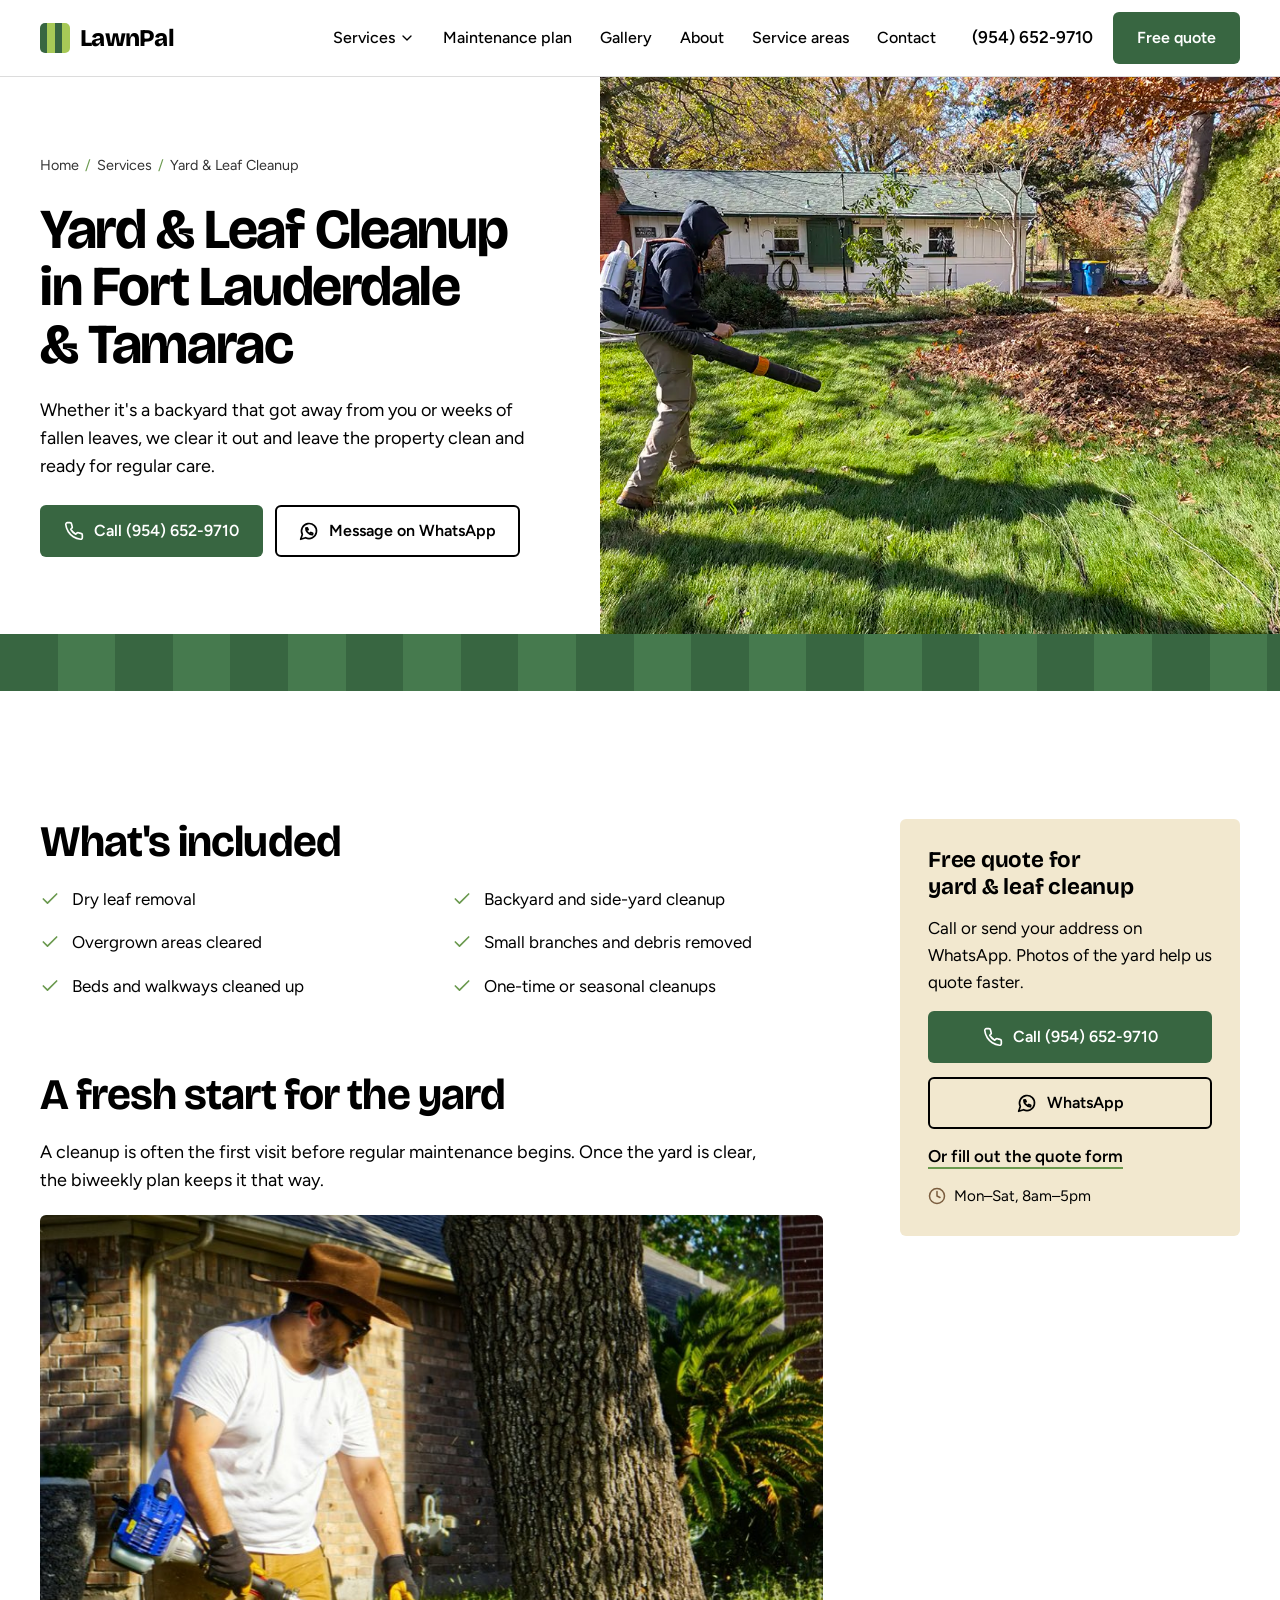
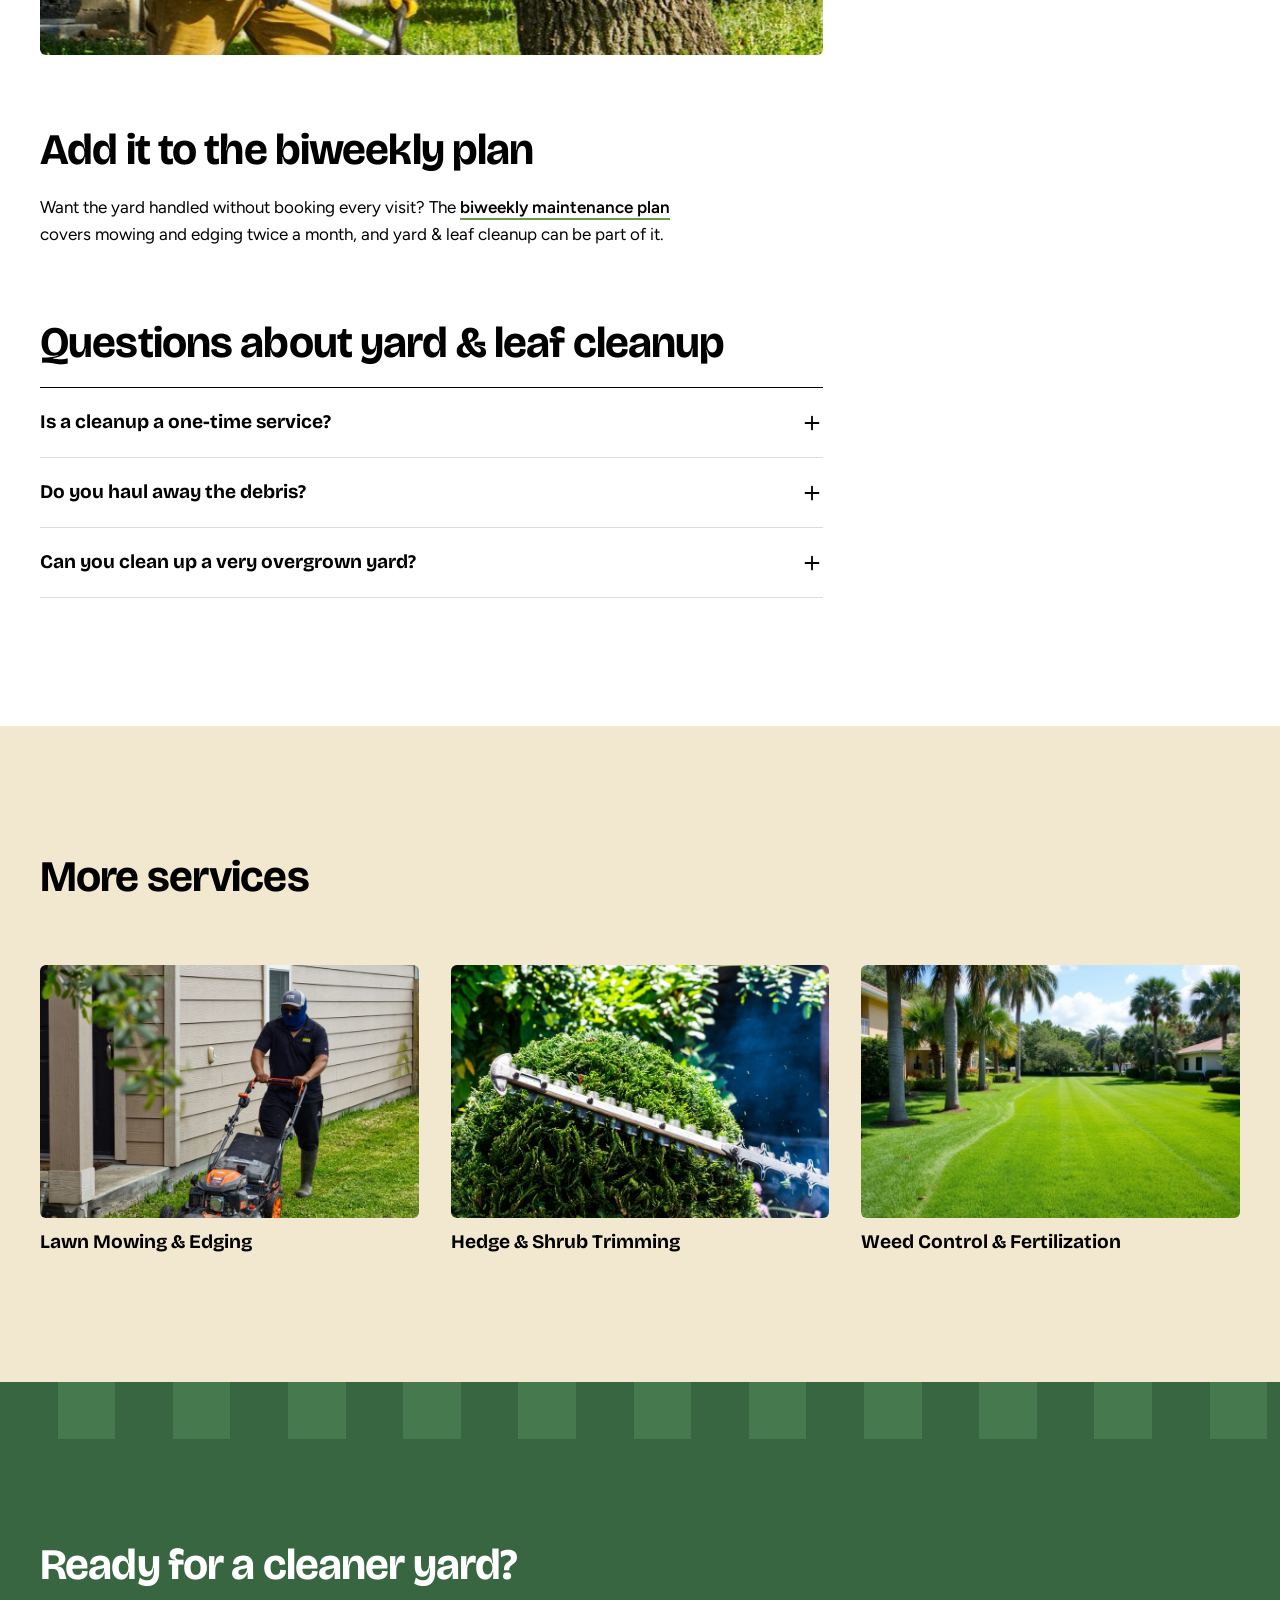
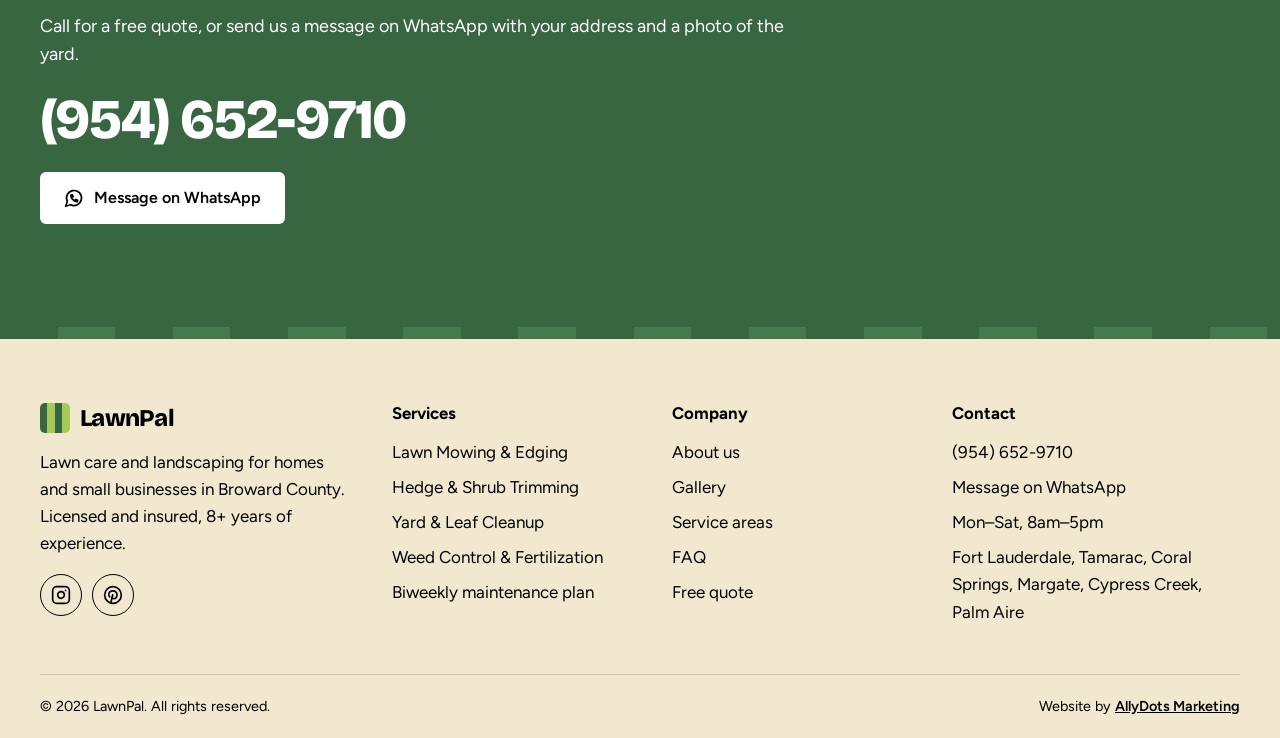
<file: services/yard-leaf-cleanup/index.html>
<!doctype html>
<html lang="en">
<head>
<meta charset="utf-8">
<meta name="viewport" content="width=device-width, initial-scale=1">
<title>Yard &amp; Leaf Cleanup in Fort Lauderdale &amp; Tamarac, FL | LawnPal</title>
<meta name="description" content="Yard and leaf cleanup in Fort Lauderdale &amp; Tamarac, FL. Dry leaves, branches and overgrowth cleared from front yards and backyards. Free quotes.">
<meta name="robots" content="noindex, nofollow">
<link rel="canonical" href="https://allydotsmarketing.github.io/LawnPal_Demo03/services/yard-leaf-cleanup/">
<meta property="og:type" content="website">
<meta property="og:title" content="Yard &amp; Leaf Cleanup in Fort Lauderdale &amp; Tamarac, FL | LawnPal">
<meta property="og:description" content="Yard and leaf cleanup in Fort Lauderdale &amp; Tamarac, FL. Dry leaves, branches and overgrowth cleared from front yards and backyards. Free quotes.">
<meta property="og:url" content="https://allydotsmarketing.github.io/LawnPal_Demo03/services/yard-leaf-cleanup/">
<meta property="og:image" content="https://allydotsmarketing.github.io/LawnPal_Demo03/assets/img/hero-crew-mowing.webp">
<meta name="theme-color" content="#386641">
<link rel="icon" href="../../assets/favicon.svg" type="image/svg+xml">
<link rel="preconnect" href="https://fonts.googleapis.com">
<link rel="preconnect" href="https://fonts.gstatic.com" crossorigin>
<link href="https://fonts.googleapis.com/css2?family=Bricolage+Grotesque:opsz,wght@12..96,500..800&family=Figtree:wght@400;500;600;700&display=swap" rel="stylesheet">
<link rel="stylesheet" href="../../assets/css/styles.css">
<script type="application/ld+json">{"@context": "https://schema.org", "@type": "HomeAndConstructionBusiness", "name": "LawnPal", "url": "https://allydotsmarketing.github.io/LawnPal_Demo03/", "telephone": "+19546529710", "image": "https://allydotsmarketing.github.io/LawnPal_Demo03/assets/img/hero-crew-mowing.webp", "address": {"@type": "PostalAddress", "addressRegion": "FL", "addressCountry": "US"}, "areaServed": [{"@type": "City", "name": "Fort Lauderdale, FL"}, {"@type": "City", "name": "Tamarac, FL"}, {"@type": "City", "name": "Coral Springs, FL"}, {"@type": "City", "name": "Margate, FL"}, {"@type": "City", "name": "Cypress Creek, FL"}, {"@type": "City", "name": "Palm Aire, FL"}], "openingHoursSpecification": [{"@type": "OpeningHoursSpecification", "dayOfWeek": ["Monday", "Tuesday", "Wednesday", "Thursday", "Friday", "Saturday"], "opens": "08:00", "closes": "17:00"}]}</script>
<script type="application/ld+json">{"@context": "https://schema.org", "@type": "Service", "name": "Yard & Leaf Cleanup", "serviceType": "Yard & Leaf Cleanup", "description": "Yard and leaf cleanup in Fort Lauderdale & Tamarac, FL. Dry leaves, branches and overgrowth cleared from front yards and backyards. Free quotes.", "provider": {"@type": "HomeAndConstructionBusiness", "name": "LawnPal", "telephone": "+19546529710"}, "areaServed": [{"@type": "City", "name": "Fort Lauderdale, FL"}, {"@type": "City", "name": "Tamarac, FL"}, {"@type": "City", "name": "Coral Springs, FL"}, {"@type": "City", "name": "Margate, FL"}, {"@type": "City", "name": "Cypress Creek, FL"}, {"@type": "City", "name": "Palm Aire, FL"}], "url": "https://allydotsmarketing.github.io/LawnPal_Demo03/services/yard-leaf-cleanup/"}</script>
<script type="application/ld+json">{"@context": "https://schema.org", "@type": "FAQPage", "mainEntity": [{"@type": "Question", "name": "Is a cleanup a one-time service?", "acceptedAnswer": {"@type": "Answer", "text": "It can be. Many customers book a one-time cleanup, and some follow it with the biweekly plan."}}, {"@type": "Question", "name": "Do you haul away the debris?", "acceptedAnswer": {"@type": "Answer", "text": "Yes. Leaves, branches and yard debris are removed as part of the cleanup."}}, {"@type": "Question", "name": "Can you clean up a very overgrown yard?", "acceptedAnswer": {"@type": "Answer", "text": "Yes. Send us a photo on WhatsApp and we'll quote it."}}]}</script>
<script type="application/ld+json">{"@context": "https://schema.org", "@type": "BreadcrumbList", "itemListElement": [{"@type": "ListItem", "position": 1, "name": "Home", "item": "https://allydotsmarketing.github.io/LawnPal_Demo03/"}, {"@type": "ListItem", "position": 2, "name": "Yard & Leaf Cleanup", "item": "https://allydotsmarketing.github.io/LawnPal_Demo03/services/yard-leaf-cleanup/"}]}</script>
</head>
<body>
<a class="skip" href="#main">Skip to content</a>
<header class="site-header">
  <div class="container header-inner">
    <a class="logo" href="../../" aria-label="LawnPal home"><span class="logo-mark" aria-hidden="true"></span>LawnPal</a>
    <button class="menu-toggle" aria-expanded="false" aria-controls="site-nav" aria-label="Menu"><svg viewBox="0 0 24 24" fill="none" stroke="currentColor" stroke-width="2" stroke-linecap="round" stroke-linejoin="round" aria-hidden="true"><path d="M4 6h16M4 12h16M4 18h16"/></svg></button>
    <nav class="nav" id="site-nav" aria-label="Main">
      <ul class="nav-list">
        <li>
          <button class="nav-link" data-submenu aria-expanded="false" aria-controls="services-menu">Services <svg viewBox="0 0 24 24" fill="none" stroke="currentColor" stroke-width="2" stroke-linecap="round" stroke-linejoin="round" aria-hidden="true"><path d="m6 9 6 6 6-6"/></svg></button>
          <ul class="submenu" id="services-menu"><li><a href="../../services/lawn-mowing-edging/">Lawn Mowing &amp; Edging</a></li><li><a href="../../services/hedge-shrub-trimming/">Hedge &amp; Shrub Trimming</a></li><li><a href="../../services/yard-leaf-cleanup/" aria-current="page">Yard &amp; Leaf Cleanup</a></li><li><a href="../../services/weed-control-fertilization/">Weed Control &amp; Fertilization</a></li></ul>
        </li>
        <li><a class="nav-link" href="../../biweekly-lawn-maintenance/">Maintenance plan</a></li>
        <li><a class="nav-link" href="../../gallery/">Gallery</a></li>
        <li><a class="nav-link" href="../../about/">About</a></li>
        <li><a class="nav-link" href="../../#areas">Service areas</a></li>
        <li><a class="nav-link" href="../../contact/">Contact</a></li>
      </ul>
      <div class="nav-mobile-cta">
        <a class="btn btn--primary" href="tel:+19546529710"><svg viewBox="0 0 24 24" fill="none" stroke="currentColor" stroke-width="2" stroke-linecap="round" stroke-linejoin="round" aria-hidden="true"><path d="M22 16.92v3a2 2 0 0 1-2.18 2 19.79 19.79 0 0 1-8.63-3.07 19.5 19.5 0 0 1-6-6 19.79 19.79 0 0 1-3.07-8.67A2 2 0 0 1 4.11 2h3a2 2 0 0 1 2 1.72 12.84 12.84 0 0 0 .7 2.81 2 2 0 0 1-.45 2.11L8.09 9.91a16 16 0 0 0 6 6l1.27-1.27a2 2 0 0 1 2.11-.45 12.84 12.84 0 0 0 2.81.7A2 2 0 0 1 22 16.92z"/></svg> Call (954) 652-9710</a>
        <a class="btn btn--outline" href="../../contact/">Get a free quote</a>
      </div>
    </nav>
    <div class="header-cta">
      <a class="header-phone" href="tel:+19546529710">(954) 652-9710</a>
      <a class="btn btn--primary" href="../../contact/">Free quote</a>
    </div>
  </div>
</header>

<main id="main">
  <section class="hero page-hero">
    <div class="hero-copy">
      <nav class="crumbs" aria-label="Breadcrumb"><ol><li><a href="../../">Home</a></li><li><a href="../../#services">Services</a></li><li aria-current="page">Yard &amp; Leaf Cleanup</li></ol></nav>
      <h1>Yard &amp; Leaf Cleanup in Fort Lauderdale & Tamarac</h1>
      <p class="lede">Whether it&#x27;s a backyard that got away from you or weeks of fallen leaves, we clear it out and leave the property clean and ready for regular care.</p>
      <div class="btn-row">
  <a class="btn btn--primary" href="tel:+19546529710"><svg viewBox="0 0 24 24" fill="none" stroke="currentColor" stroke-width="2" stroke-linecap="round" stroke-linejoin="round" aria-hidden="true"><path d="M22 16.92v3a2 2 0 0 1-2.18 2 19.79 19.79 0 0 1-8.63-3.07 19.5 19.5 0 0 1-6-6 19.79 19.79 0 0 1-3.07-8.67A2 2 0 0 1 4.11 2h3a2 2 0 0 1 2 1.72 12.84 12.84 0 0 0 .7 2.81 2 2 0 0 1-.45 2.11L8.09 9.91a16 16 0 0 0 6 6l1.27-1.27a2 2 0 0 1 2.11-.45 12.84 12.84 0 0 0 2.81.7A2 2 0 0 1 22 16.92z"/></svg> Call (954) 652-9710</a>
  <a class="btn btn--outline" href="https://wa.me/19546529710?text=Hi%20LawnPal%21%20I%27d%20like%20a%20free%20quote%20for%20yard%20%26%20leaf%20cleanup.%20My%20address%20or%20ZIP%20code%20is%3A%20"><svg viewBox="0 0 24 24" fill="none" stroke="currentColor" stroke-width="2" stroke-linecap="round" stroke-linejoin="round" aria-hidden="true"><path d="M7.9 20A9 9 0 1 0 4 16.1L2 22Z"/><path d="M8.5 10.5c.5 2 2.5 4 4.5 4.5l1.3-1.3 2.2 1-.4 1.8c-3.6.3-8.2-4.3-7.9-7.9l1.8-.4 1 2.2Z"/></svg> Message on WhatsApp</a>
</div>
    </div>
    <div class="hero-media">
      <img src="../../assets/img/leaf-cleanup-blower.webp" alt="Worker with a backpack blower clearing dry leaves from a backyard lawn" fetchpriority="high">
    </div>
  </section>
  <div class="mow mow--reveal" aria-hidden="true"></div>

  <section class="section">
    <div class="container with-aside">
      <div class="main">
        <div>
          <h2>What's included</h2>
          <ul class="checks checks--two"><li><svg viewBox="0 0 24 24" fill="none" stroke="currentColor" stroke-width="2" stroke-linecap="round" stroke-linejoin="round" aria-hidden="true"><path d="M20 6 9 17l-5-5"/></svg><span>Dry leaf removal</span></li><li><svg viewBox="0 0 24 24" fill="none" stroke="currentColor" stroke-width="2" stroke-linecap="round" stroke-linejoin="round" aria-hidden="true"><path d="M20 6 9 17l-5-5"/></svg><span>Backyard and side-yard cleanup</span></li><li><svg viewBox="0 0 24 24" fill="none" stroke="currentColor" stroke-width="2" stroke-linecap="round" stroke-linejoin="round" aria-hidden="true"><path d="M20 6 9 17l-5-5"/></svg><span>Overgrown areas cleared</span></li><li><svg viewBox="0 0 24 24" fill="none" stroke="currentColor" stroke-width="2" stroke-linecap="round" stroke-linejoin="round" aria-hidden="true"><path d="M20 6 9 17l-5-5"/></svg><span>Small branches and debris removed</span></li><li><svg viewBox="0 0 24 24" fill="none" stroke="currentColor" stroke-width="2" stroke-linecap="round" stroke-linejoin="round" aria-hidden="true"><path d="M20 6 9 17l-5-5"/></svg><span>Beds and walkways cleaned up</span></li><li><svg viewBox="0 0 24 24" fill="none" stroke="currentColor" stroke-width="2" stroke-linecap="round" stroke-linejoin="round" aria-hidden="true"><path d="M20 6 9 17l-5-5"/></svg><span>One-time or seasonal cleanups</span></li></ul>
        </div>
        <div>
          <h2>A fresh start for the yard</h2>
          <p class="lede">A cleanup is often the first visit before regular maintenance begins. Once the yard is clear, the biweekly plan keeps it that way.</p>
          <img class="photo-wide" src="../../assets/img/edging-string-trimmer.jpg" alt="Worker trimming grass and leaves around a large tree" loading="lazy">
        </div>
        <div>
          <h2>Add it to the biweekly plan</h2>
          <p>Want the yard handled without booking every visit? The <a class="text-link" href="../../biweekly-lawn-maintenance/">biweekly maintenance plan</a> covers mowing and edging twice a month, and yard &amp; leaf cleanup can be part of it.</p>
        </div>
        <div>
          <h2>Questions about yard &amp; leaf cleanup</h2>
          <div class="faq"><details><summary>Is a cleanup a one-time service?<svg viewBox="0 0 24 24" fill="none" stroke="currentColor" stroke-width="2" stroke-linecap="round" stroke-linejoin="round" aria-hidden="true"><path d="M12 5v14M5 12h14"/></svg></summary><div class="answer"><p>It can be. Many customers book a one-time cleanup, and some follow it with the biweekly plan.</p></div></details><details><summary>Do you haul away the debris?<svg viewBox="0 0 24 24" fill="none" stroke="currentColor" stroke-width="2" stroke-linecap="round" stroke-linejoin="round" aria-hidden="true"><path d="M12 5v14M5 12h14"/></svg></summary><div class="answer"><p>Yes. Leaves, branches and yard debris are removed as part of the cleanup.</p></div></details><details><summary>Can you clean up a very overgrown yard?<svg viewBox="0 0 24 24" fill="none" stroke="currentColor" stroke-width="2" stroke-linecap="round" stroke-linejoin="round" aria-hidden="true"><path d="M12 5v14M5 12h14"/></svg></summary><div class="answer"><p>Yes. Send us a photo on WhatsApp and we&#x27;ll quote it.</p></div></details></div>
        </div>
      </div>
      <aside class="aside-card" aria-label="Get a quote">
        <h3>Free quote for yard &amp; leaf cleanup</h3>
        <p>Call or send your address on WhatsApp. Photos of the yard help us quote faster.</p>
        <a class="btn btn--primary" href="tel:+19546529710"><svg viewBox="0 0 24 24" fill="none" stroke="currentColor" stroke-width="2" stroke-linecap="round" stroke-linejoin="round" aria-hidden="true"><path d="M22 16.92v3a2 2 0 0 1-2.18 2 19.79 19.79 0 0 1-8.63-3.07 19.5 19.5 0 0 1-6-6 19.79 19.79 0 0 1-3.07-8.67A2 2 0 0 1 4.11 2h3a2 2 0 0 1 2 1.72 12.84 12.84 0 0 0 .7 2.81 2 2 0 0 1-.45 2.11L8.09 9.91a16 16 0 0 0 6 6l1.27-1.27a2 2 0 0 1 2.11-.45 12.84 12.84 0 0 0 2.81.7A2 2 0 0 1 22 16.92z"/></svg> Call (954) 652-9710</a>
        <a class="btn btn--outline" href="https://wa.me/19546529710?text=Hi%20LawnPal%21%20I%27d%20like%20a%20free%20quote%20for%20yard%20%26%20leaf%20cleanup.%20My%20address%20or%20ZIP%20code%20is%3A%20"><svg viewBox="0 0 24 24" fill="none" stroke="currentColor" stroke-width="2" stroke-linecap="round" stroke-linejoin="round" aria-hidden="true"><path d="M7.9 20A9 9 0 1 0 4 16.1L2 22Z"/><path d="M8.5 10.5c.5 2 2.5 4 4.5 4.5l1.3-1.3 2.2 1-.4 1.8c-3.6.3-8.2-4.3-7.9-7.9l1.8-.4 1 2.2Z"/></svg> WhatsApp</a>
        <p><a class="text-link" href="../../contact/">Or fill out the quote form</a></p>
        <p class="hours"><svg viewBox="0 0 24 24" fill="none" stroke="currentColor" stroke-width="2" stroke-linecap="round" stroke-linejoin="round" aria-hidden="true"><circle cx="12" cy="12" r="10"/><path d="M12 6v6l4 2"/></svg> Mon–Sat, 8am–5pm</p>
      </aside>
    </div>
  </section>

  <section class="section section--cream" aria-labelledby="more-title">
    <div class="container">
      <div class="section-head"><h2 id="more-title">More services</h2></div>
      <div class="related"><a href="../../services/lawn-mowing-edging/"><img src="../../assets/img/mowing-push-mower.jpg" alt="" loading="lazy"><span>Lawn Mowing &amp; Edging</span></a><a href="../../services/hedge-shrub-trimming/"><img src="../../assets/img/hedge-trimming.jpg" alt="" loading="lazy"><span>Hedge &amp; Shrub Trimming</span></a><a href="../../services/weed-control-fertilization/"><img src="../../assets/img/florida-lawn-palms.jpg" alt="" loading="lazy"><span>Weed Control &amp; Fertilization</span></a></div>
    </div>
  </section>
</main>
<section class="cta-band" aria-labelledby="cta-title">
  <div class="mow" aria-hidden="true"></div>
  <div class="container">
    <h2 id="cta-title">Ready for a cleaner yard?</h2>
    <p class="lede">Call for a free quote, or send us a message on WhatsApp with your address and a photo of the yard.</p>
    <a class="phone-big" href="tel:+19546529710" aria-label="Call (954) 652-9710">(954) 652-9710</a>
    <a class="btn btn--light" href="https://wa.me/19546529710?text=Hi%20LawnPal%21%20I%27d%20like%20a%20free%20quote%20for%20yard%20%26%20leaf%20cleanup.%20My%20address%20or%20ZIP%20code%20is%3A%20"><svg viewBox="0 0 24 24" fill="none" stroke="currentColor" stroke-width="2" stroke-linecap="round" stroke-linejoin="round" aria-hidden="true"><path d="M7.9 20A9 9 0 1 0 4 16.1L2 22Z"/><path d="M8.5 10.5c.5 2 2.5 4 4.5 4.5l1.3-1.3 2.2 1-.4 1.8c-3.6.3-8.2-4.3-7.9-7.9l1.8-.4 1 2.2Z"/></svg> Message on WhatsApp</a>
  </div>
</section>
<div class="mow mow--thin" aria-hidden="true"></div>
<footer class="site-footer">
  <div class="container footer-grid">
    <div class="footer-about">
      <a class="logo" href="../../"><span class="logo-mark" aria-hidden="true"></span>LawnPal</a>
      <p>Lawn care and landscaping for homes and small businesses in Broward County. Licensed and insured, 8+ years of experience.</p>
      <div class="socials">
        <a href="#" aria-label="LawnPal on Instagram"><svg viewBox="0 0 24 24" fill="none" stroke="currentColor" stroke-width="2" stroke-linecap="round" stroke-linejoin="round" aria-hidden="true"><rect x="2" y="2" width="20" height="20" rx="5"/><path d="M16 11.37A4 4 0 1 1 12.63 8 4 4 0 0 1 16 11.37z"/><path d="M17.5 6.5h.01"/></svg></a>
        <a href="#" aria-label="LawnPal on Pinterest"><svg viewBox="0 0 24 24" fill="none" stroke="currentColor" stroke-width="2" stroke-linecap="round" stroke-linejoin="round" aria-hidden="true"><circle cx="12" cy="12" r="10"/><path d="m9.5 21 2.2-9.3"/><path d="M10.6 15.3c.5.6 1.3 1 2.2 1 2.4 0 4-2.1 4-4.7 0-2.8-2.2-4.6-4.9-4.6-3 0-5 2.1-5 4.6 0 1 .4 2 1.1 2.5"/></svg></a>
      </div>
    </div>
    <div>
      <h2>Services</h2>
      <ul><li><a href="../../services/lawn-mowing-edging/">Lawn Mowing &amp; Edging</a></li><li><a href="../../services/hedge-shrub-trimming/">Hedge &amp; Shrub Trimming</a></li><li><a href="../../services/yard-leaf-cleanup/">Yard &amp; Leaf Cleanup</a></li><li><a href="../../services/weed-control-fertilization/">Weed Control &amp; Fertilization</a></li><li><a href="../../biweekly-lawn-maintenance/">Biweekly maintenance plan</a></li></ul>
    </div>
    <div>
      <h2>Company</h2>
      <ul>
        <li><a href="../../about/">About us</a></li>
        <li><a href="../../gallery/">Gallery</a></li>
        <li><a href="../../#areas">Service areas</a></li>
        <li><a href="../../#faq">FAQ</a></li>
        <li><a href="../../contact/">Free quote</a></li>
      </ul>
    </div>
    <div>
      <h2>Contact</h2>
      <ul>
        <li><a href="tel:+19546529710">(954) 652-9710</a></li>
        <li><a href="https://wa.me/19546529710?text=Hi%20LawnPal%21%20I%27d%20like%20a%20free%20quote.%20My%20address%20or%20ZIP%20code%20is%3A%20">Message on WhatsApp</a></li>
        <li>Mon–Sat, 8am–5pm</li>
        <li>Fort Lauderdale, Tamarac, Coral Springs, Margate, Cypress Creek, Palm Aire</li>
      </ul>
    </div>
  </div>
  <div class="container footer-bottom">
    <span>© 2026 LawnPal. All rights reserved.</span>
    <span>Website by <a href="https://allydotsmarketing.com" target="_blank" rel="noopener">AllyDots Marketing<span class="visually-hidden"> (opens in a new tab)</span></a></span>
  </div>
</footer>
<nav class="mobile-bar" aria-label="Quick contact">
  <a href="tel:+19546529710"><svg viewBox="0 0 24 24" fill="none" stroke="currentColor" stroke-width="2" stroke-linecap="round" stroke-linejoin="round" aria-hidden="true"><path d="M22 16.92v3a2 2 0 0 1-2.18 2 19.79 19.79 0 0 1-8.63-3.07 19.5 19.5 0 0 1-6-6 19.79 19.79 0 0 1-3.07-8.67A2 2 0 0 1 4.11 2h3a2 2 0 0 1 2 1.72 12.84 12.84 0 0 0 .7 2.81 2 2 0 0 1-.45 2.11L8.09 9.91a16 16 0 0 0 6 6l1.27-1.27a2 2 0 0 1 2.11-.45 12.84 12.84 0 0 0 2.81.7A2 2 0 0 1 22 16.92z"/></svg> Call</a>
  <a href="https://wa.me/19546529710?text=Hi%20LawnPal%21%20I%27d%20like%20a%20free%20quote.%20My%20address%20or%20ZIP%20code%20is%3A%20"><svg viewBox="0 0 24 24" fill="none" stroke="currentColor" stroke-width="2" stroke-linecap="round" stroke-linejoin="round" aria-hidden="true"><path d="M7.9 20A9 9 0 1 0 4 16.1L2 22Z"/><path d="M8.5 10.5c.5 2 2.5 4 4.5 4.5l1.3-1.3 2.2 1-.4 1.8c-3.6.3-8.2-4.3-7.9-7.9l1.8-.4 1 2.2Z"/></svg> WhatsApp</a>
</nav>
<script src="../../assets/js/main.js" defer></script>
</body>
</html>
</file>
<file: assets/css/styles.css>
/* LawnPal Demo 03 — "Mow stripes" design system
   Colors: palette A (garden) + one South Florida blue from palette B,
   red only for button hover and tiny details, mulch brown for earthy accents. */

:root {
  --white: #ffffff;
  --cream: #f2e8cf;
  --ink: #000000;
  --ink-soft: #333333;
  --line: #dcdcdc;

  --forest: #386641;   /* brand + buttons */
  --forest-2: #467a4e; /* second mow stripe */
  --leaf: #6a994e;
  --lime: #a7c957;
  --gulf: #1a759f;     /* South Florida blue */
  --hibiscus: #bc4749; /* hover + tiny details */
  --mulch: #7a5c3e;

  --font-display: "Bricolage Grotesque", "Arial Narrow", sans-serif;
  --font-body: "Figtree", system-ui, sans-serif;

  --gutter: clamp(20px, 4vw, 40px);
  --max: 1200px;
  --stripe: clamp(36px, 4.5vw, 72px);
  --section: clamp(72px, 10vw, 128px);
  --radius: 6px;
}

*, *::before, *::after { box-sizing: border-box; }

html { scroll-behavior: smooth; scroll-padding-top: 96px; -webkit-text-size-adjust: 100%; }
@media (prefers-reduced-motion: reduce) { html { scroll-behavior: auto; } }

body {
  margin: 0;
  background: var(--white);
  color: var(--ink);
  font-family: var(--font-body);
  font-size: 1.0625rem;
  line-height: 1.6;
  -webkit-font-smoothing: antialiased;
}

img { display: block; max-width: 100%; height: auto; }
a { color: inherit; }
ul { padding: 0; margin: 0; list-style: none; }

h1, h2, h3 {
  font-family: var(--font-display);
  font-weight: 700;
  margin: 0;
  text-wrap: balance;
}
h1 {
  font-size: clamp(2.5rem, 5.2vw, 4.6rem);
  line-height: 1.02;
  letter-spacing: -0.025em;
  font-variation-settings: "opsz" 96;
}
h2 {
  font-size: clamp(2rem, 3.4vw, 3rem);
  line-height: 1.08;
  letter-spacing: -0.02em;
  font-variation-settings: "opsz" 72;
}
h3 {
  font-size: 1.4rem;
  line-height: 1.2;
  letter-spacing: -0.01em;
}
p { margin: 0; max-width: 62ch; }
.lede { font-size: clamp(1.125rem, 1.4vw, 1.25rem); line-height: 1.55; }

.container { width: min(var(--max), 100% - 2 * var(--gutter)); margin-inline: auto; }
.section { padding-block: var(--section); }
.section--cream { background: var(--cream); }
.section-head { display: grid; gap: 16px; margin-bottom: clamp(40px, 5vw, 64px); }

.skip {
  position: absolute; left: 12px; top: -60px; z-index: 100;
  background: var(--ink); color: var(--white); padding: 10px 14px; border-radius: var(--radius);
}
.skip:focus { top: 12px; }

:focus-visible { outline: 3px solid var(--gulf); outline-offset: 3px; }

/* ---------- Buttons & links ---------- */
.btn {
  display: inline-flex; align-items: center; justify-content: center; gap: 10px;
  min-height: 52px; padding: 0 22px;
  font: 600 1rem/1 var(--font-body);
  text-decoration: none; border-radius: var(--radius);
  border: 2px solid transparent;
  transition: background-color .15s, color .15s, border-color .15s;
  cursor: pointer;
}
.btn svg { width: 20px; height: 20px; flex: none; }
.btn--primary { background: var(--forest); color: var(--white); }
.btn--primary:hover { background: var(--hibiscus); }
.btn--outline { background: transparent; color: var(--ink); border-color: var(--ink); }
.btn--outline:hover { color: var(--hibiscus); border-color: var(--hibiscus); }
.btn--light { background: var(--white); color: var(--ink); }
.btn--light:hover { background: var(--hibiscus); color: var(--white); }
.btn--ghost-light { color: var(--white); border-color: var(--white); }
.btn--ghost-light:hover { border-color: var(--hibiscus); background: var(--hibiscus); }
.btn-row { display: flex; flex-wrap: wrap; gap: 12px; }

.text-link {
  font-weight: 600;
  text-decoration: underline;
  text-decoration-color: var(--leaf);
  text-decoration-thickness: 2px;
  text-underline-offset: 5px;
  transition: color .15s, text-decoration-color .15s;
}
.text-link:hover { color: var(--hibiscus); text-decoration-color: var(--hibiscus); }

/* ---------- Mow stripes (signature) ---------- */
.mow {
  position: relative;
  height: var(--stripe);
  background: repeating-linear-gradient(90deg,
    var(--forest) 0 var(--stripe),
    var(--forest-2) var(--stripe) calc(var(--stripe) * 2));
  overflow: hidden;
}
.mow--thin { height: 12px; }
.mow--reveal::after {
  content: ""; position: absolute; inset: 0;
  background: var(--white);
  transform-origin: right center;
  animation: mow-pass 1.5s cubic-bezier(.65, 0, .25, 1) .25s both;
}
@keyframes mow-pass { from { transform: scaleX(1); } to { transform: scaleX(0); } }
@media (prefers-reduced-motion: reduce) { .mow--reveal::after { animation: none; transform: scaleX(0); } }

/* ---------- Header ---------- */
.site-header {
  position: sticky; top: 0; z-index: 50;
  background: var(--white);
  border-bottom: 1px solid var(--line);
}
.header-inner { display: flex; align-items: center; gap: 24px; min-height: 76px; }
.logo {
  display: inline-flex; align-items: center; gap: 10px;
  font: 800 1.5rem/1 var(--font-display); letter-spacing: -0.03em;
  text-decoration: none; color: var(--ink);
}
.logo-mark {
  width: 30px; height: 30px; border-radius: 5px; flex: none;
  background: repeating-linear-gradient(90deg, var(--forest) 0 7.5px, var(--lime) 7.5px 15px);
}
.nav { margin-left: auto; }
.nav-list { display: flex; align-items: center; gap: 4px; }
.nav-list > li { position: relative; }
.nav-link {
  display: inline-flex; align-items: center; gap: 4px;
  padding: 10px 12px; border-radius: var(--radius);
  font: 500 1rem/1 var(--font-body); color: var(--ink);
  text-decoration: none; background: none; border: 0; cursor: pointer;
}
.nav-link:hover, .nav-link[aria-current="page"] { color: var(--forest); }
.nav-link[aria-current="page"] { text-decoration: underline; text-decoration-thickness: 2px; text-underline-offset: 6px; }
.nav-link svg { width: 16px; height: 16px; transition: transform .15s; }
.nav-link[aria-expanded="true"] svg { transform: rotate(180deg); }
.submenu {
  position: absolute; top: calc(100% + 8px); left: 0; min-width: 280px;
  background: var(--white); border: 1px solid var(--ink); border-radius: var(--radius);
  padding: 8px; display: none;
}
.submenu.is-open { display: block; }
.submenu a { display: block; padding: 10px 12px; border-radius: 4px; text-decoration: none; }
.submenu a:hover { background: var(--cream); }
.header-phone { font-weight: 600; text-decoration: none; white-space: nowrap; }
.header-phone:hover { color: var(--hibiscus); }
.header-cta { display: flex; align-items: center; gap: 20px; }
.menu-toggle { display: none; }

@media (max-width: 1200px) {
  .header-phone { display: none; }
}
@media (max-width: 1080px) {
  .menu-toggle {
    display: inline-flex; margin-left: auto; width: 48px; height: 48px;
    align-items: center; justify-content: center;
    background: none; border: 1.5px solid var(--ink); border-radius: var(--radius); cursor: pointer;
  }
  .menu-toggle svg { width: 22px; height: 22px; }
  .header-cta { display: none; }
  .nav {
    display: none; position: absolute; left: 0; right: 0; top: 100%;
    background: var(--white); border-bottom: 1px solid var(--ink);
    padding: 8px var(--gutter) 24px;
  }
  .nav.is-open { display: block; }
  .nav-list { flex-direction: column; align-items: stretch; }
  .nav-link { width: 100%; padding: 14px 0; font-size: 1.125rem; justify-content: space-between; }
  .submenu { position: static; border: 0; padding: 0 0 8px 12px; min-width: 0; }
  .nav-mobile-cta { display: grid; gap: 10px; margin-top: 16px; }
}
@media (min-width: 1081px) { .nav-mobile-cta { display: none; } }

/* ---------- Hero (home + pages) ---------- */
.hero {
  display: grid;
  grid-template-columns: minmax(var(--gutter), 1fr) minmax(0, 560px) minmax(0, 640px) minmax(var(--gutter), 1fr);
}
.hero-copy {
  grid-column: 2; align-self: center;
  display: grid; gap: 24px;
  padding: clamp(48px, 7vw, 96px) clamp(24px, 4vw, 56px) clamp(48px, 7vw, 96px) 0;
}
.hero-media { grid-column: 3 / 5; position: relative; min-height: 420px; }
.hero-media img { position: absolute; inset: 0; width: 100%; height: 100%; object-fit: cover; }
.hero-note { font-size: .95rem; color: var(--ink-soft); }
.hero-note a { color: var(--ink); }

.page-hero .hero-copy { padding-block: clamp(40px, 6vw, 80px); }
.page-hero h1 { font-size: clamp(2.3rem, 4.4vw, 3.9rem); }

.crumbs { font-size: .9rem; color: var(--ink-soft); }
.crumbs ol { display: flex; flex-wrap: wrap; gap: 6px; list-style: none; padding: 0; margin: 0; }
.crumbs li + li::before { content: "/"; margin-right: 6px; color: var(--leaf); }
.crumbs a { text-decoration: none; }
.crumbs a:hover { color: var(--hibiscus); }

@media (max-width: 860px) {
  .hero { grid-template-columns: var(--gutter) 1fr var(--gutter); }
  .hero-copy { grid-column: 2; padding: 40px 0 44px; }
  .hero-media { grid-column: 1 / -1; grid-row: 2; min-height: 0; aspect-ratio: 4 / 3; }
}

/* ---------- Facts row ---------- */
.facts { padding-block: 28px; border-bottom: 1px solid var(--line); }
.facts ul { display: flex; flex-wrap: wrap; gap: 16px 48px; }
.facts li { display: flex; align-items: center; gap: 10px; font-weight: 600; }
.facts svg { width: 22px; height: 22px; color: var(--leaf); flex: none; }

/* ---------- Checklists ---------- */
.checks { display: grid; gap: 10px; }
.checks li { display: grid; grid-template-columns: 22px 1fr; gap: 10px; align-items: start; }
.checks svg { width: 20px; height: 20px; margin-top: 3px; color: var(--leaf); }
.checks--two { grid-template-columns: repeat(2, minmax(0, 1fr)); gap: 16px 40px; }
@media (max-width: 640px) { .checks--two { grid-template-columns: 1fr; } }

/* ---------- Services grid ---------- */
.services { display: grid; grid-template-columns: repeat(2, minmax(0, 1fr)); gap: clamp(48px, 6vw, 80px) clamp(32px, 4vw, 56px); }
.service { display: grid; gap: 16px; align-content: start; }
.service-img { aspect-ratio: 3 / 2; overflow: hidden; border-radius: var(--radius); background: var(--cream); }
.service-img img { width: 100%; height: 100%; object-fit: cover; }
.service h3 a { text-decoration: none; }
.service h3 a:hover { color: var(--hibiscus); }
@media (max-width: 760px) { .services { grid-template-columns: 1fr; } }

/* ---------- Plan block + calendar ---------- */
.split { display: grid; grid-template-columns: minmax(0, 1fr) minmax(0, 1fr); gap: clamp(40px, 6vw, 96px); align-items: center; }
.split > .stack { display: grid; gap: 24px; align-content: start; }
@media (max-width: 860px) { .split { grid-template-columns: 1fr; } }

.calendar {
  margin: 0;
  background: var(--white); border: 1.5px solid var(--ink); border-radius: var(--radius);
  padding: clamp(20px, 3vw, 32px);
}
.calendar-head { display: flex; flex-wrap: wrap; justify-content: space-between; align-items: center; gap: 8px 16px; margin-bottom: 18px; }
.calendar-title { font: 700 1.25rem/1.2 var(--font-display); }
.calendar-legend { white-space: nowrap; display: inline-flex; align-items: center; gap: 8px; font-size: .9rem; }
.calendar-legend::before {
  content: ""; width: 18px; height: 18px; border-radius: 3px;
  background: repeating-linear-gradient(90deg, var(--forest) 0 4.5px, var(--forest-2) 4.5px 9px);
}
.calendar-grid { display: grid; grid-template-columns: repeat(6, minmax(0, 1fr)); gap: 6px; }
.calendar-grid .dow { font-size: .8rem; font-weight: 600; text-align: center; color: var(--ink-soft); padding-bottom: 4px; }
.calendar-grid .day {
  aspect-ratio: 1; border-radius: 4px; background: #f4f4f1;
  display: flex; align-items: flex-start; justify-content: flex-start;
  padding: 6px; font-size: .8rem; color: var(--ink-soft);
}
@media (max-width: 480px) { .calendar-grid .day { padding: 3px; font-size: .68rem; } }
.calendar-grid .day.visit {
  background: repeating-linear-gradient(90deg, var(--forest) 0 8px, var(--forest-2) 8px 16px);
  color: var(--white); font-weight: 700;
}
.calendar-foot { margin-top: 16px; font-size: .95rem; }

/* ---------- Steps (a real sequence) ---------- */
.steps { display: grid; grid-template-columns: repeat(3, minmax(0, 1fr)); gap: clamp(32px, 4vw, 56px); counter-reset: step; }
.step { display: grid; gap: 12px; align-content: start; padding-top: 20px; border-top: 2px solid var(--ink); }
.step-num { font: 800 2.5rem/1 var(--font-display); color: var(--leaf); }
@media (max-width: 760px) { .steps { grid-template-columns: 1fr; } }

/* ---------- Before / after ---------- */
.figure { margin: 0; display: grid; gap: 12px; }
.figure img { width: 100%; border-radius: var(--radius); }
.figure figcaption { font-size: .95rem; color: var(--ink-soft); }

/* ---------- Areas + map ---------- */
.areas-map { display: grid; grid-template-columns: minmax(0, 1.5fr) minmax(0, 1fr); gap: clamp(32px, 4vw, 56px); align-items: start; }
.map-frame { border: 1.5px solid var(--ink); border-radius: var(--radius); overflow: hidden; aspect-ratio: 4 / 3; background: var(--cream); }
.map-frame iframe { width: 100%; height: 100%; border: 0; display: block; }
.areas { border-top: 1.5px solid var(--ink); }
.area {
  width: 100%; display: flex; align-items: center; gap: 12px;
  padding: 18px 8px 18px 0; border: 0; border-bottom: 1px solid var(--line); background: none;
  font: 700 clamp(1.2rem, 1.8vw, 1.45rem)/1.2 var(--font-display); color: var(--ink);
  text-align: left; cursor: pointer;
}
.area svg { width: 22px; height: 22px; color: var(--gulf); flex: none; }
.area:hover { color: var(--gulf); }
.area[aria-pressed="true"] { color: var(--gulf); }
.area[aria-pressed="true"]::after { content: "On map"; margin-left: auto; font: 600 .85rem/1 var(--font-body); color: var(--gulf); }
.map-reset { margin-top: 20px; background: none; border: 0; padding: 0; cursor: pointer; font: inherit; font-weight: 600; color: var(--ink); }
@media (max-width: 860px) { .areas-map { grid-template-columns: 1fr; } .map-frame { aspect-ratio: 1 / 1; } }

/* ---------- Reviews placeholder ---------- */
.reviews-empty {
  display: grid; gap: 12px; padding: clamp(28px, 4vw, 48px);
  border: 1.5px dashed var(--mulch); border-radius: var(--radius);
}
.reviews-empty h3 { color: var(--mulch); }

/* ---------- FAQ ---------- */
.faq { border-top: 1.5px solid var(--ink); }
.faq details { border-bottom: 1px solid var(--line); }
.faq summary {
  list-style: none; cursor: pointer;
  display: flex; justify-content: space-between; align-items: center; gap: 24px;
  padding: 22px 0; font: 700 1.2rem/1.3 var(--font-display);
}
.faq summary::-webkit-details-marker { display: none; }
.faq summary:hover { color: var(--forest); }
.faq summary svg { width: 22px; height: 22px; flex: none; transition: transform .2s; }
.faq details[open] summary svg { transform: rotate(45deg); }
.faq .answer { padding: 0 0 24px; }
@media (prefers-reduced-motion: reduce) { .faq summary svg { transition: none; } }

/* ---------- CTA band ---------- */
.cta-band { background: var(--forest); color: var(--white); }
.cta-band .container { display: grid; gap: 24px; justify-items: start; padding-block: clamp(64px, 8vw, 104px); }
.cta-band .phone-big { font: 800 clamp(2rem, 5vw, 3.5rem)/1 var(--font-display); color: var(--white); text-decoration: none; letter-spacing: -0.02em; }
.cta-band .phone-big:hover { color: var(--lime); }

/* ---------- Service page body ---------- */
.with-aside { display: grid; grid-template-columns: minmax(0, 1fr) 340px; gap: clamp(40px, 6vw, 96px); align-items: start; }
.with-aside .main { display: grid; gap: clamp(48px, 6vw, 72px); }
.with-aside .main > div { display: grid; gap: 20px; }
.aside-card {
  position: sticky; top: 100px;
  display: grid; gap: 14px;
  padding: 28px; border-radius: var(--radius);
  background: var(--cream);
}
.aside-card .btn { width: 100%; }
.aside-card .hours { font-size: .95rem; display: flex; gap: 8px; align-items: center; }
.aside-card .hours svg { width: 18px; height: 18px; color: var(--mulch); }
@media (max-width: 960px) {
  .with-aside { grid-template-columns: 1fr; }
  .aside-card { position: static; }
}
.photo-wide { border-radius: var(--radius); width: 100%; aspect-ratio: 16 / 9; object-fit: cover; }

.related { display: grid; grid-template-columns: repeat(3, minmax(0, 1fr)); gap: 32px; }
.related a { display: grid; gap: 12px; text-decoration: none; }
.related img { aspect-ratio: 3 / 2; object-fit: cover; border-radius: var(--radius); width: 100%; }
.related span { font: 700 1.2rem/1.25 var(--font-display); }
.related a:hover span { color: var(--hibiscus); }
@media (max-width: 760px) { .related { grid-template-columns: 1fr; } }

/* ---------- Contact ---------- */
.contact-grid { display: grid; grid-template-columns: minmax(0, .8fr) minmax(0, 1.2fr); gap: clamp(40px, 6vw, 96px); align-items: start; }
@media (max-width: 900px) { .contact-grid { grid-template-columns: 1fr; } }
.ways { display: grid; gap: 0; border-top: 1.5px solid var(--ink); }
.way { display: grid; gap: 6px; padding: 24px 0; border-bottom: 1px solid var(--line); }
.way-label { font-weight: 600; color: var(--ink-soft); font-size: .95rem; }
.way-main { font: 800 clamp(1.6rem, 3vw, 2.25rem)/1.1 var(--font-display); text-decoration: none; letter-spacing: -0.02em; }
.way-main:hover { color: var(--hibiscus); }
.way-alt { font: 700 1.3rem/1.2 var(--font-display); text-decoration: none; }
.way-alt:hover { color: var(--hibiscus); }

.form { display: grid; gap: 20px; padding: clamp(24px, 4vw, 40px); border: 1.5px solid var(--ink); border-radius: var(--radius); }
.form-row { display: grid; grid-template-columns: 1fr 1fr; gap: 20px; }
@media (max-width: 560px) { .form-row { grid-template-columns: 1fr; } }
.field { display: grid; gap: 6px; }
.field label, .field legend { font-weight: 600; }
.field .opt { font-weight: 400; color: var(--ink-soft); }
.field input, .field select, .field textarea {
  width: 100%; min-height: 50px; padding: 12px 14px;
  font: 400 1rem/1.4 var(--font-body); color: var(--ink);
  background: var(--white); border: 1.5px solid #8a8a8a; border-radius: var(--radius);
}
.field textarea { min-height: 120px; resize: vertical; }
.field input:focus, .field select:focus, .field textarea:focus { border-color: var(--forest); outline: 3px solid color-mix(in srgb, var(--gulf) 35%, transparent); outline-offset: 0; }
.field [aria-invalid="true"] { border-color: var(--hibiscus); }
.field .error { color: var(--hibiscus); font-size: .9rem; font-weight: 600; min-height: 0; }
.field .error:empty { display: none; }
fieldset.field { border: 0; padding: 0; margin: 0; }
.choices { display: flex; flex-wrap: wrap; gap: 10px; margin-top: 6px; }
.choice { position: relative; }
.choice input { position: absolute; opacity: 0; inset: 0; cursor: pointer; }
.choice span {
  display: inline-flex; align-items: center; min-height: 44px; padding: 0 16px;
  border: 1.5px solid #8a8a8a; border-radius: 999px; font-weight: 500;
}
.choice input:checked + span { background: var(--forest); border-color: var(--forest); color: var(--white); }
.choice input:focus-visible + span { outline: 3px solid var(--gulf); outline-offset: 2px; }
.form-note { font-size: .9rem; color: var(--ink-soft); }
.form-success { display: grid; gap: 16px; padding: clamp(24px, 4vw, 40px); border-radius: var(--radius); background: var(--cream); }
.form-success[hidden] { display: none; }

/* ---------- Footer ---------- */
.site-footer { background: var(--cream); }
.footer-grid { display: grid; grid-template-columns: 1.3fr 1fr 1fr 1.2fr; gap: 40px; padding-block: 64px 48px; }
.footer-grid h2 { font: 700 1.05rem/1.3 var(--font-body); margin-bottom: 14px; letter-spacing: 0; }
.footer-grid li + li { margin-top: 8px; }
.footer-grid a { text-decoration: none; }
.footer-grid a:hover { color: var(--hibiscus); text-decoration: underline; }
.footer-about { display: grid; gap: 16px; align-content: start; }
.socials { display: flex; gap: 10px; }
.socials a {
  width: 42px; height: 42px; display: inline-flex; align-items: center; justify-content: center;
  border: 1.5px solid var(--ink); border-radius: 50%;
}
.socials a:hover { border-color: var(--hibiscus); color: var(--hibiscus); }
.socials svg { width: 20px; height: 20px; }
.footer-bottom {
  display: flex; flex-wrap: wrap; justify-content: space-between; gap: 12px;
  padding-block: 20px; border-top: 1px solid rgba(0, 0, 0, .15); font-size: .9rem;
}
.footer-bottom a { font-weight: 600; }
.footer-bottom a:hover { color: var(--hibiscus); }
@media (max-width: 900px) { .footer-grid { grid-template-columns: 1fr 1fr; } }
@media (max-width: 520px) { .footer-grid { grid-template-columns: 1fr; } }

/* ---------- Mobile sticky contact bar ---------- */
.mobile-bar { display: none; }
@media (max-width: 720px) {
  .mobile-bar {
    display: grid; grid-template-columns: 1fr 1fr;
    position: fixed; left: 0; right: 0; bottom: 0; z-index: 60;
    border-top: 1px solid var(--ink); background: var(--white);
    padding-bottom: env(safe-area-inset-bottom);
  }
  .mobile-bar a {
    display: flex; align-items: center; justify-content: center; gap: 8px;
    min-height: 58px; font-weight: 700; text-decoration: none;
  }
  .mobile-bar a:first-child { background: var(--forest); color: var(--white); }
  .mobile-bar svg { width: 20px; height: 20px; }
  body { padding-bottom: 58px; }
}

.visually-hidden {
  position: absolute !important; width: 1px; height: 1px; overflow: hidden;
  clip: rect(0 0 0 0); white-space: nowrap;
}

/* ---------- Demo notes ---------- */
.demo-note {
  padding: 12px 16px; border-left: 4px solid var(--mulch); background: #faf6ec;
  font-size: .95rem; max-width: 62ch;
}

/* ---------- About values ---------- */
.values { display: grid; grid-template-columns: repeat(4, minmax(0, 1fr)); gap: clamp(28px, 4vw, 48px); }
.values > div { display: grid; gap: 10px; align-content: start; padding-top: 20px; border-top: 2px solid var(--forest); }
@media (max-width: 900px) { .values { grid-template-columns: repeat(2, minmax(0, 1fr)); } }
@media (max-width: 520px) { .values { grid-template-columns: 1fr; } }

/* ---------- Gallery ---------- */
.gallery-top { padding-bottom: 40px; }
.filters { display: flex; flex-wrap: wrap; gap: 10px; }
.filter {
  min-height: 44px; padding: 0 18px; border-radius: 999px; cursor: pointer;
  font: 600 .95rem/1 var(--font-body); color: var(--ink);
  background: var(--white); border: 1.5px solid var(--ink);
}
.filter:hover { border-color: var(--hibiscus); color: var(--hibiscus); }
.filter[aria-pressed="true"] { background: var(--forest); border-color: var(--forest); color: var(--white); }
.gallery { columns: 3 300px; column-gap: 16px; }
.g-item { break-inside: avoid; margin-bottom: 16px; }
.g-item[hidden] { display: none; }
.g-open { display: block; width: 100%; padding: 0; border: 0; background: none; cursor: zoom-in; border-radius: var(--radius); overflow: hidden; }
.g-open img { width: 100%; height: auto; transition: transform .3s ease; }
.g-open:hover img { transform: scale(1.03); }
@media (prefers-reduced-motion: reduce) { .g-open img { transition: none; } }
.lightbox { border: 0; padding: 0; max-width: min(1100px, 94vw); background: var(--white); border-radius: var(--radius); }
.lightbox::backdrop { background: rgba(0, 0, 0, .8); }
.lightbox img { max-height: 78vh; width: auto; max-width: 100%; margin: 0 auto; }
.lightbox-caption { padding: 14px 18px; }
.lightbox-close {
  position: absolute; top: 10px; right: 10px; width: 44px; height: 44px; border-radius: 50%;
  border: 0; background: var(--white); cursor: pointer; display: flex; align-items: center; justify-content: center;
}
.lightbox-close svg { width: 24px; height: 24px; transform: rotate(45deg); }
</file>
